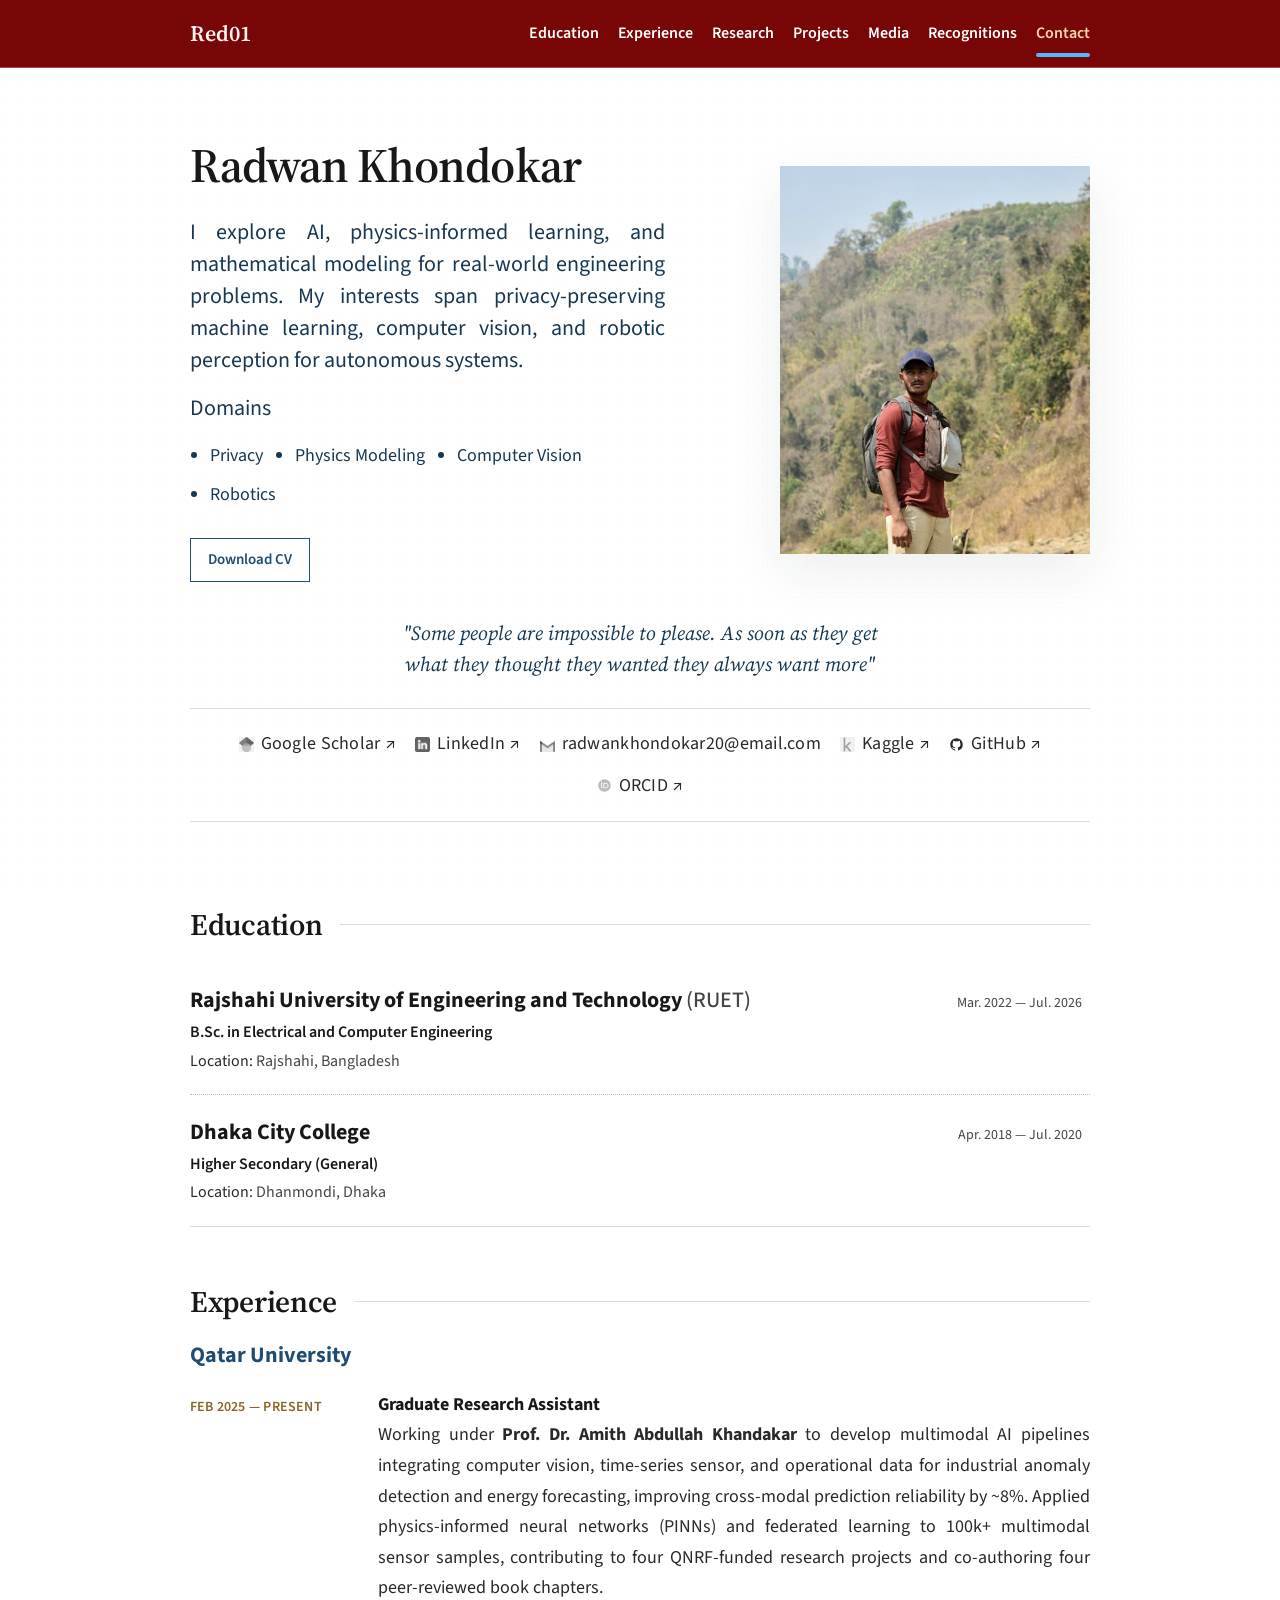
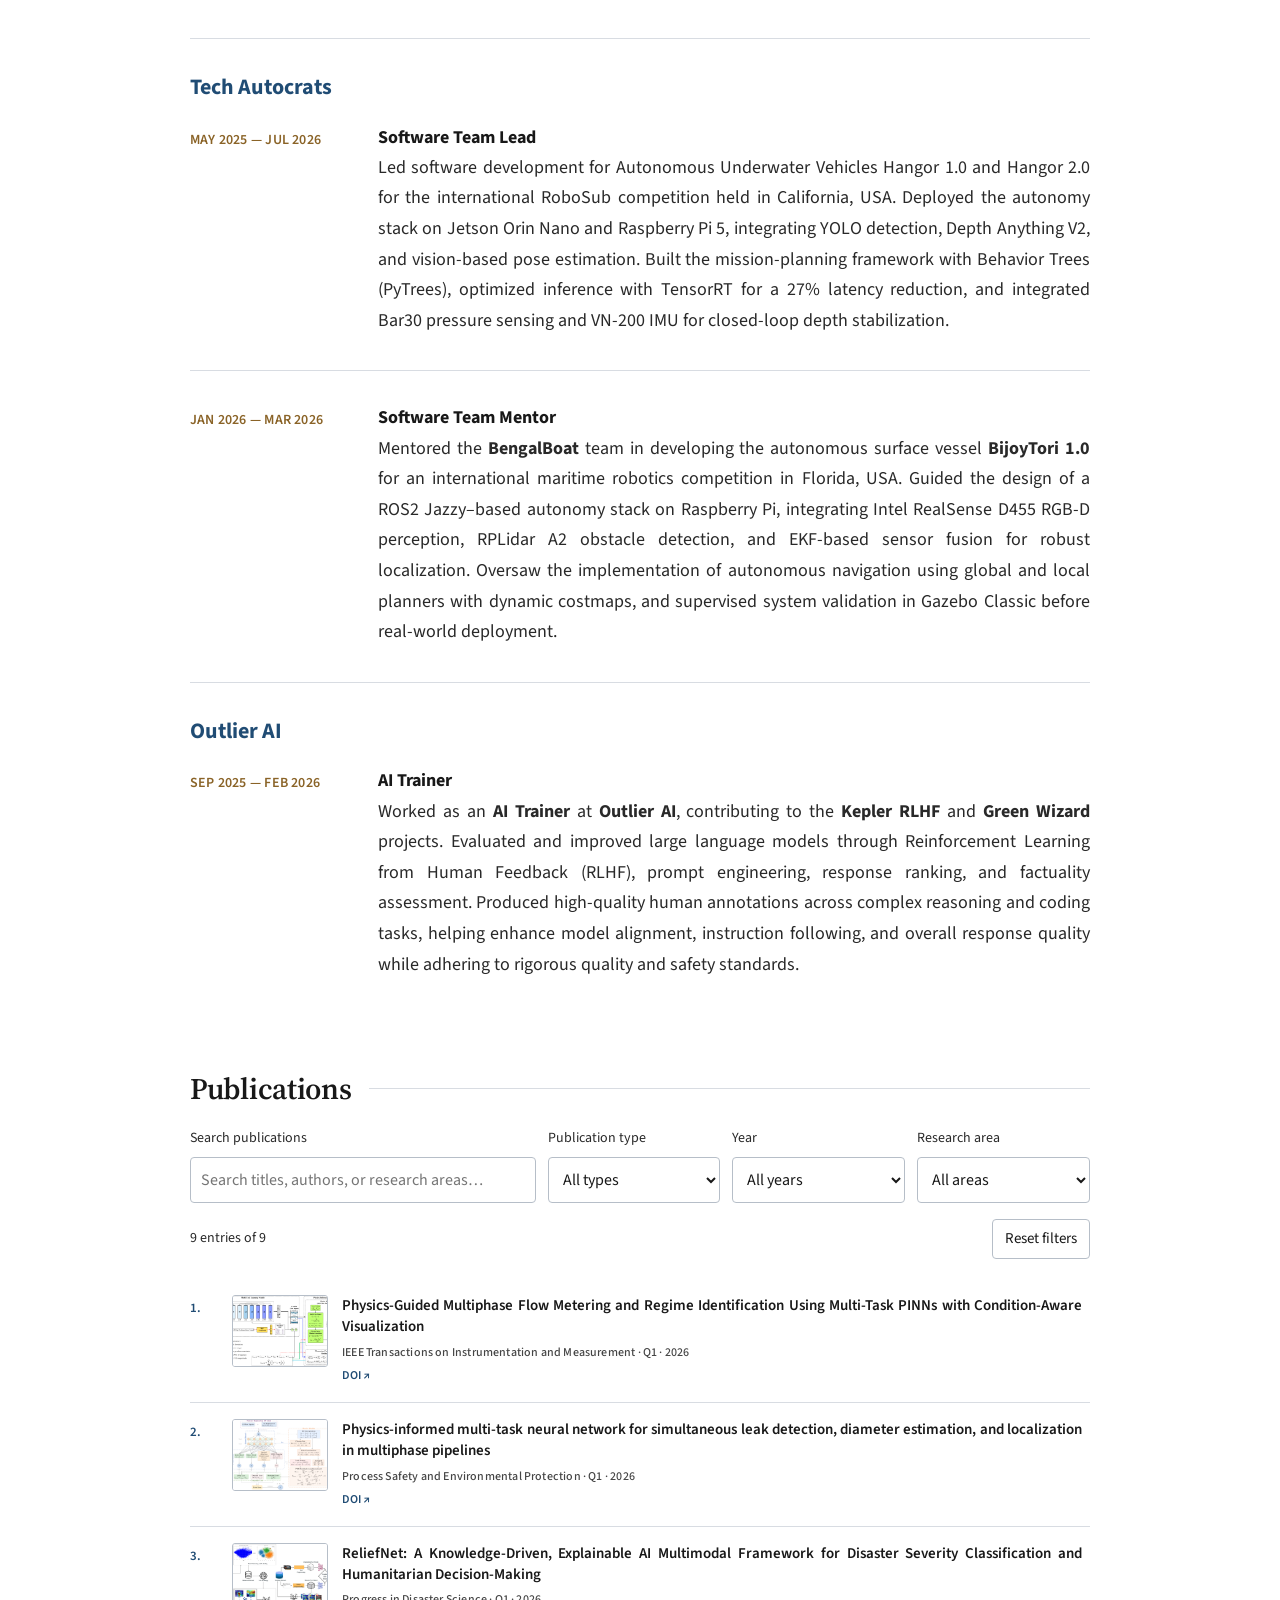
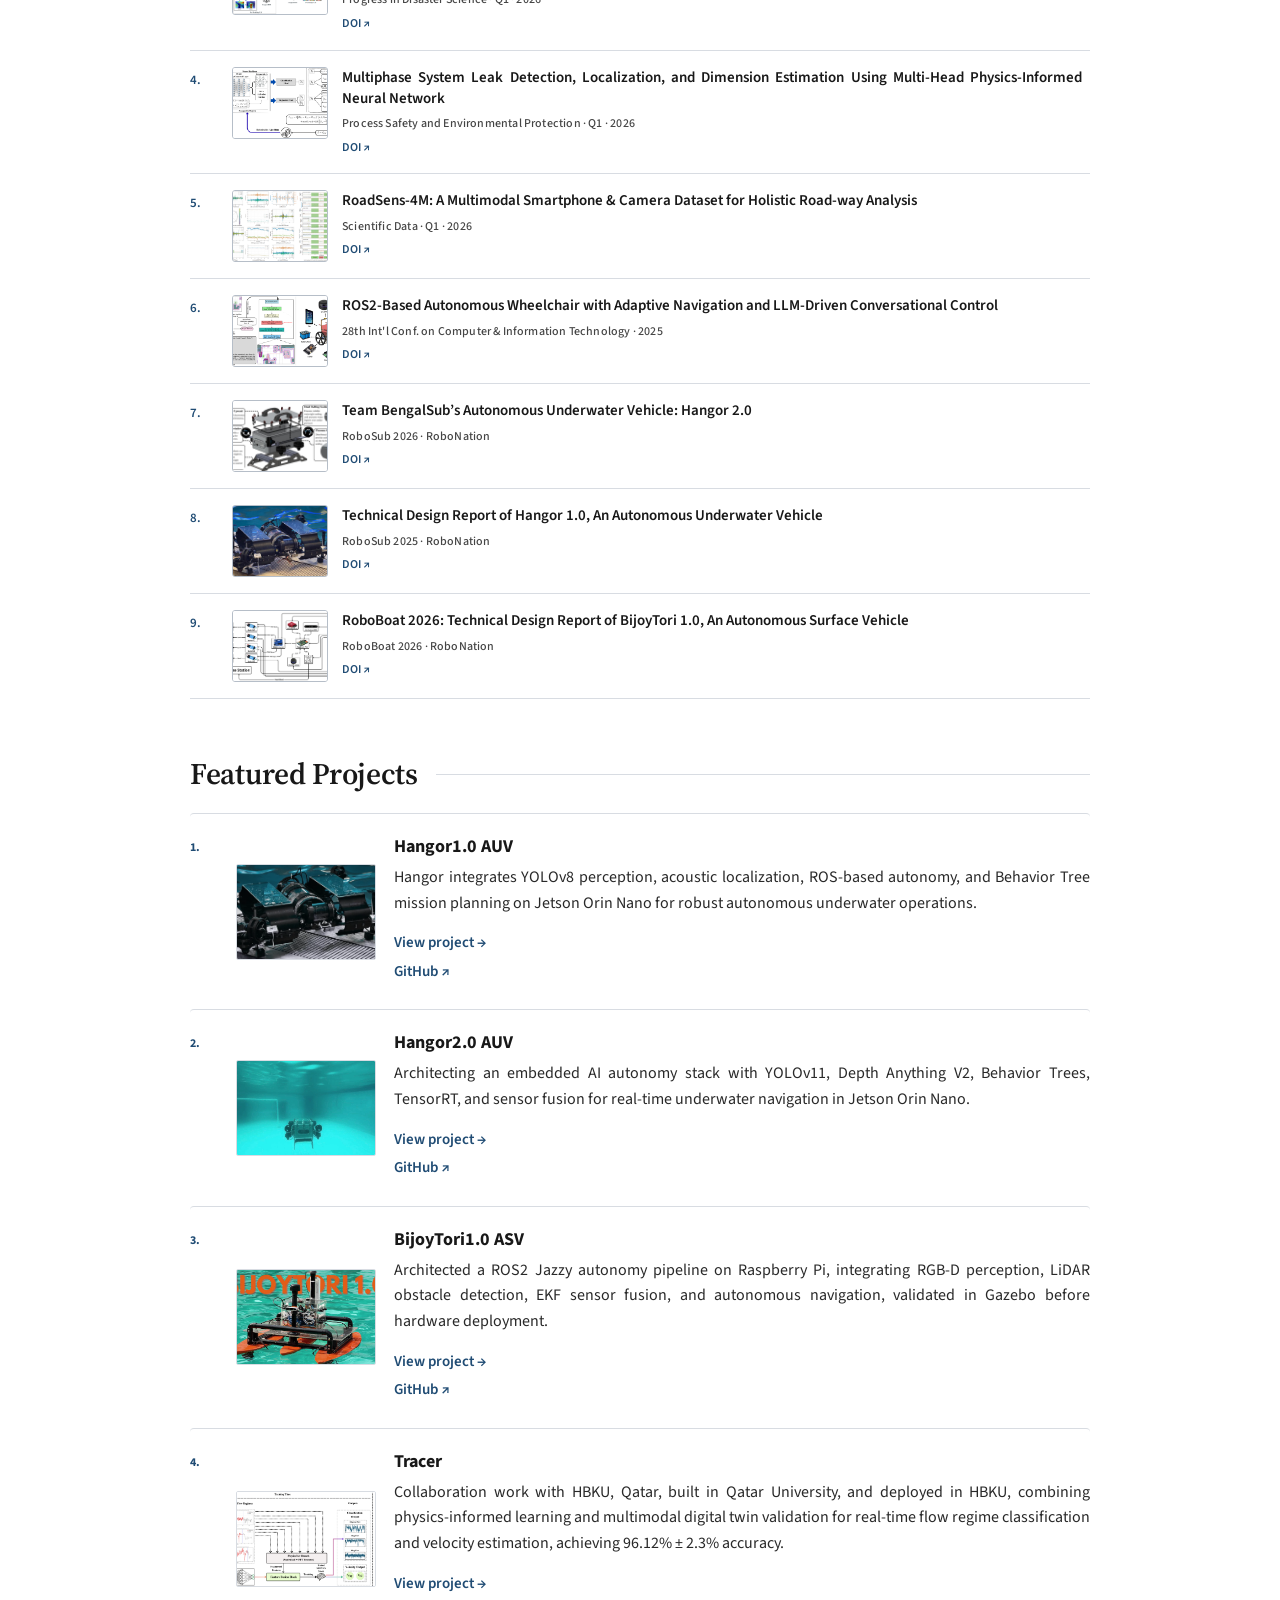
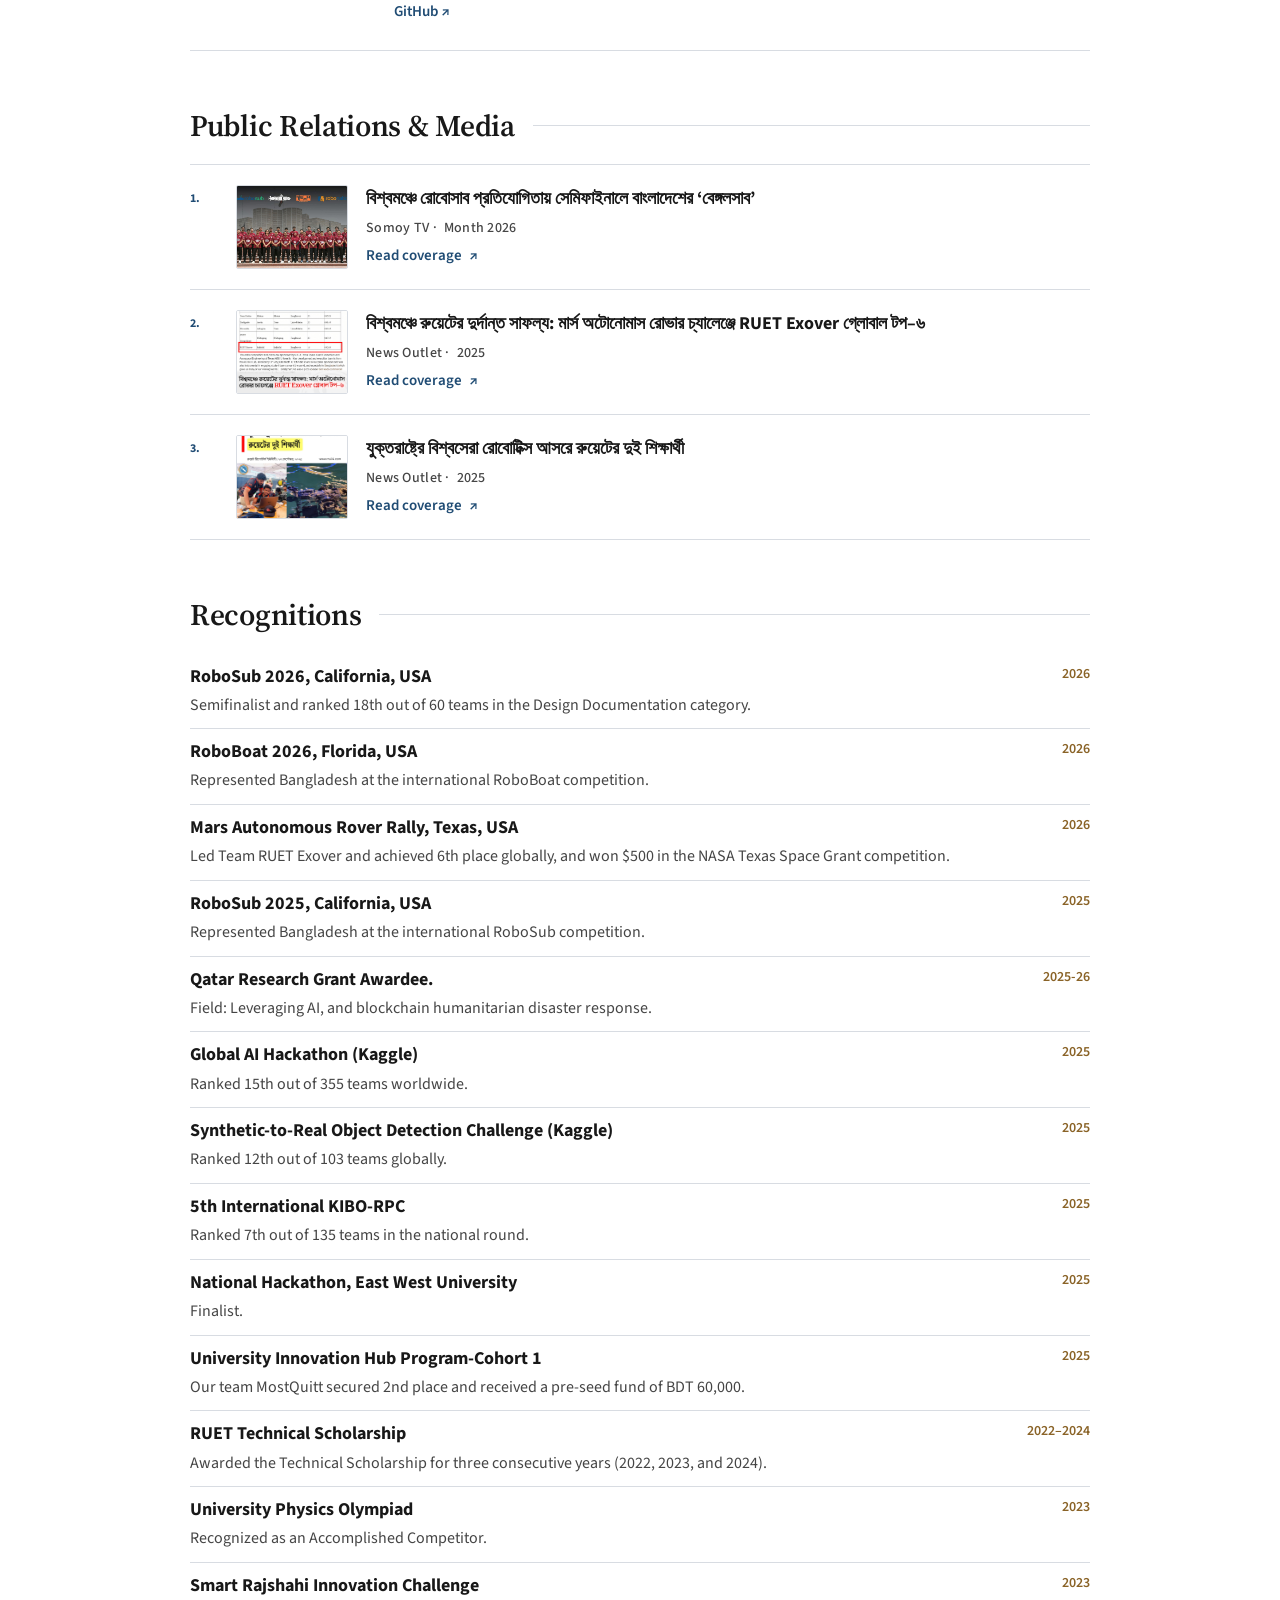
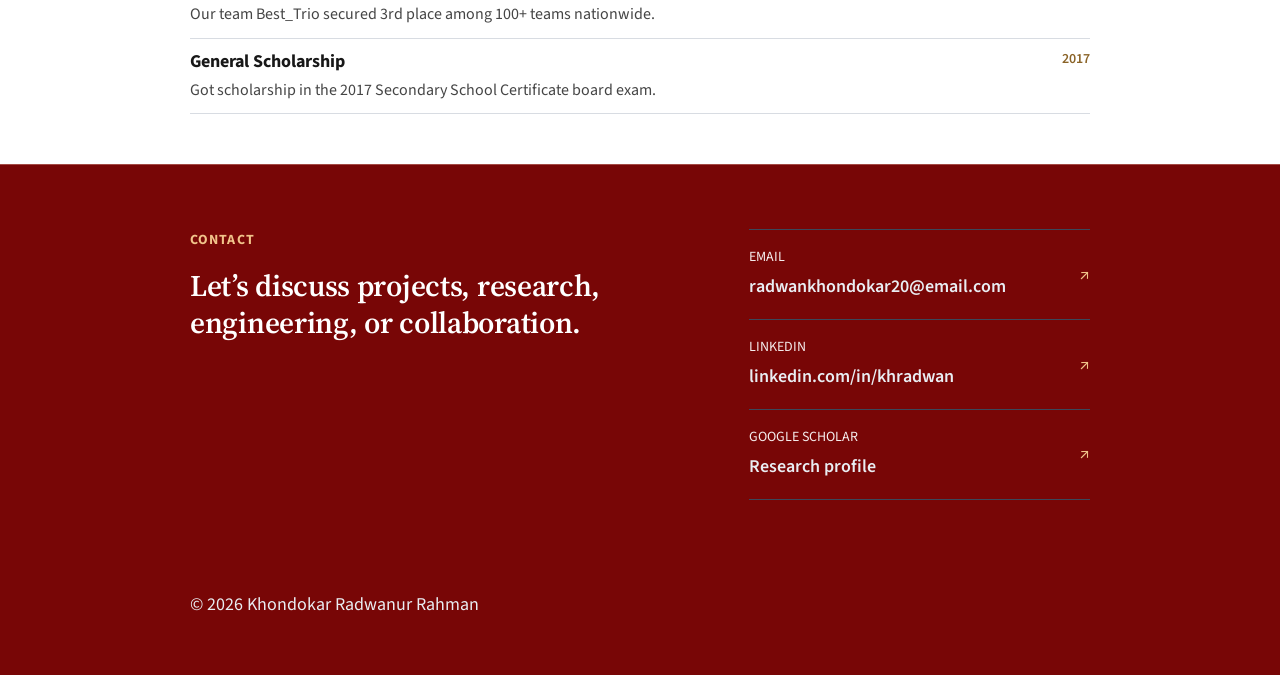
<file: index.html>
<!DOCTYPE html>
<html lang="en">
<head>
<meta charset="UTF-8">
<meta name="viewport" content="width=device-width, initial-scale=1.0">
<title>Khondokar Radwanur Rahman | Researcher &amp; Engineer</title>
<meta name="description" content="Academic portfolio of Khondokar Radwanur Rahman — researcher in multimodal AI, physics-informed learning, and autonomous systems. ">


<link rel="stylesheet" href="css/styles.css">
<link rel="preconnect" href="https://fonts.googleapis.com">
<link rel="preconnect" href="https://fonts.gstatic.com" crossorigin>
<link href="https://fonts.googleapis.com/css2?family=Source+Sans+3:ital,wght@0,400;0,500;0,600;0,700;1,400;1,600&amp;family=Source+Serif+4:wght@400;600;700&amp;display=swap" rel="stylesheet">
</head>
<body>

<!-- ============ AMBIENT BACKGROUND ============ -->
<div class="depth-lines" aria-hidden="true"></div>

<!-- ============ NAV ============ -->
<header class="siterail">
  <div class="siterail__id">
    <a class="siterail__brand" href="#top" aria-label="Back to introduction">
      <span class="siterail__brandtext">Red01</span>
    </a>
  </div>
  <nav class="siterail__nav" aria-label="Section navigation">
    <a href="#education" data-navlink data-index="01" data-label="Education">Education</a>
    <a href="#experience" data-navlink data-index="02" data-label="Experience">Experience</a>
    <a href="#research" data-navlink data-index="03" data-label="Research">Research</a>
    <a href="#projects" data-navlink data-index="06" data-label="Projects">Projects</a>
    <a href="#media" data-navlink data-index="05" data-label="Media Outreach">Media</a>
    <a href="#recognitions" data-navlink data-index="08" data-label="Recognitions">Recognitions</a>
    <a href="#contact" data-navlink data-index="09" data-label="Contact">Contact</a>
  </nav>
  <button class="siterail__toggle" id="navToggle" aria-label="Toggle navigation" aria-expanded="false">
    <span></span><span></span><span></span>
  </button>
</header>

<main>

  <!-- ============ HERO / LOG HEAD ============ -->
  <section class="hero" id="top">
    <div class="hero__intro">
      <div class="hero__copy">
        <h1 class="hero__name">Radwan Khondokar</h1>
        <p class="hero__role">I explore AI, physics-informed learning, and mathematical modeling for real-world engineering problems. My interests span privacy-preserving machine learning, computer vision, and robotic perception for autonomous systems.</p>
        <p class="hero__role" id="hero-domains-label">Domains</p>
        <ul class="hero__domains" aria-labelledby="hero-domains-label">
          <li>Privacy</li>
          <li>Physics Modeling</li>
          <li>Computer Vision</li>
          <li>Robotics</li>
        </ul>
        <div class="hero__actions">
          <a class="button button--secondary" href="assets/files/Radwan_CV.pdf" download>Download CV</a>
        </div>
      </div>
      <figure class="hero__portrait-wrap">
        <img class="hero__portrait" src="assets/images/profile/radwann.jpg" alt="Portrait of Khondokar Radwanur Rahman">
      </figure>
    </div>

    <blockquote class="hero__quote">
      <p>"Some people are impossible to please. As soon as they get what they thought they wanted they always want more"</p>
    </blockquote>

    <div class="hero__meta mono">
      <a href="https://scholar.google.com/citations?user=89kgko4AAAAJ&amp;hl=en" data-placeholder="google-scholar">
        <span class="hero__link-icon" aria-hidden="true">
          <img src="assets/icons/scholar.png" alt="Google Scholar icon">
        </span>
        Google Scholar ↗
      </a>
      <a href="https://www.linkedin.com/in/khradwan" data-placeholder="linkedin">
        <span class="hero__link-icon" aria-hidden="true">
          <img src="assets/icons/linkedin.png" alt="LinkedIn icon">
        </span>
        LinkedIn ↗
      </a>
      <a href="mailto:radwankhondokar20@email.com">
        <span class="hero__link-icon" aria-hidden="true">
          <img src="assets/icons/gmail.png" alt="Email icon">
        </span>
        radwankhondokar20@email.com
      </a>
      <a href="https://www.kaggle.com/radwankhondokar" data-placeholder="Kaggle">
        <span class="hero__link-icon" aria-hidden="true">
          <img src="assets/icons/kaggle.png" alt="Kaggle icon">
        </span>
        Kaggle ↗
      </a>
      <a href="https://github.com/rakukanteki" data-placeholder="GitHub">
        <span class="hero__link-icon" aria-hidden="true">
          <svg viewBox="0 0 24 24" xmlns="http://www.w3.org/2000/svg"><path d="M12 2C6.48 2 2 6.48 2 12c0 4.42 2.87 8.17 6.84 9.49.5.09.68-.22.68-.48 0-.24-.01-.87-.01-1.71-2.78.61-3.37-1.34-3.37-1.34-.45-1.16-1.11-1.47-1.11-1.47-.91-.62.07-.61.07-.61 1.01.07 1.54 1.04 1.54 1.04.9 1.54 2.36 1.1 2.93.84.09-.66.35-1.1.64-1.35-2.22-.25-4.56-1.11-4.56-4.95 0-1.09.39-1.98 1.03-2.67-.1-.26-.45-1.28.1-2.66 0 0 .84-.27 2.75 1.02A9.57 9.57 0 0 1 12 6.8c.85.004 1.71.11 2.51.32 1.9-1.29 2.74-1.02 2.74-1.02.55 1.38.2 2.4.1 2.66.64.69 1.03 1.58 1.03 2.67 0 3.85-2.34 4.7-4.57 4.95.36.31.68.92.68 1.85 0 1.33-.01 2.4-.01 2.72 0 .26.18.58.69.48A10.01 10.01 0 0 0 22 12c0-5.52-4.48-10-10-10Z"/></svg>
        </span>
        GitHub ↗
      </a>
      <a href="https://orcid.org/0009-0006-5939-2450" data-placeholder="ORCiD" target="_blank" rel="noopener noreferrer">
        <span class="hero__link-icon" aria-hidden="true">
          <svg viewBox="0 0 24 24" xmlns="http://www.w3.org/2000/svg">
          <circle cx="12" cy="12" r="10" fill="#A6CE39"/>
          <path
            fill="#FFFFFF"
            d="M8.1 16.5H6.7V8.1h1.4v8.4ZM7.4 7.2a.9.9 0 1 1 0-1.8.9.9 0 0 1 0 1.8Zm2.8.9h3.7c3.1 0 4.5 2.2 4.5 4.2 0 2.2-1.7 4.2-4.5 4.2h-3.7V8.1Zm1.4 7.2h2.2c2.7 0 3.2-2.1 3.2-3 0-1.4-.9-3-3.3-3h-2.1v6Z"
          />
        </svg>
        </span>
        ORCID ↗
      </a>
    </div>
  </section>

  <!-- ============ EDUCATION ============ -->
  <section class="panel" id="education">
    <header class="panel__head">
      <h2 class="panel__title">Education</h2>
      <span class="panel__rule" aria-hidden="true"></span>
    </header>

    <div class="education-list">
      <article class="education-item">
        <div class="education-item__top">
          <h3>Rajshahi University of Engineering and Technology <span>(RUET)</span></h3>
          <time datetime="2022-03/2026-07">Mar. 2022 — Jul. 2026</time>
        </div>
        <p class="education-item__degree">B.Sc. in Electrical and Computer Engineering</p>
        <p class="education-item__detail"><span>Location:</span> Rajshahi, Bangladesh</p>
      </article>

      <article class="education-item">
        <div class="education-item__top">
          <h3>Dhaka City College</h3>
          <time datetime="2018-04/2020-07">Apr. 2018 — Jul. 2020</time>
        </div>
        <p class="education-item__degree">Higher Secondary (General)</p>
        <p class="education-item__detail"><span>Location:</span> Dhanmondi, Dhaka</p>
      </article>
    </div>
  </section>

  <!-- ============ EXPERIENCE ============ -->
  <section class="panel" id="experience">
    <header class="panel__head">
      <h2 class="panel__title">Experience</h2>
      <span class="panel__rule" aria-hidden="true"></span>
    </header>

    <ol class="explog">
      <li class="explog__entry">
        <h3 class="explog__institution-title" id="qatar-university-title">Qatar University</h3>
        <div class="explog__time mono">FEB 2025 — PRESENT</div>
        <div class="explog__body">
          <h4>Graduate Research Assistant</h4>
            <div align="justify"> <p>Working under <strong>Prof. Dr. Amith Abdullah Khandakar</strong> to develop multimodal AI pipelines integrating computer vision, time-series sensor, and operational data for industrial anomaly detection and energy forecasting, improving cross-modal prediction reliability by ~8%. Applied physics-informed neural networks (PINNs) and federated learning to 100k+ multimodal sensor samples, contributing to four QNRF-funded research projects and co-authoring four peer-reviewed book chapters.</p> </div>
        </div>
      </li>
      <li class="explog__entry explog__institution">
        <h3 class="explog__institution-title" id="tech-autocrats-title">Tech Autocrats</h3>
        <ol class="explog" aria-labelledby="tech-autocrats-title">
          <li class="explog__entry">
            <div class="explog__time mono">MAY 2025 — JUL 2026</div>
            <div class="explog__body">
              <h4>Software Team Lead</h4>
              <div align="justify"><p>Led software development for Autonomous Underwater Vehicles Hangor 1.0 and Hangor 2.0 for the international RoboSub competition held in California, USA. Deployed the autonomy stack on Jetson Orin Nano and Raspberry Pi 5, integrating YOLO detection, Depth Anything V2, and vision-based pose estimation. Built the mission-planning framework with Behavior Trees (PyTrees), optimized inference with TensorRT for a 27% latency reduction, and integrated Bar30 pressure sensing and VN-200 IMU for closed-loop depth stabilization.</p>
            </div>
            </div>
          </li>
          <li class="explog__entry">
            <div class="explog__time mono">JAN 2026 — MAR 2026</div>
            <div class="explog__body">
              <h4>Software Team Mentor</h4>
              <div align="justify"><p>Mentored the <b>BengalBoat</b> team in developing the autonomous surface vessel <b>BijoyTori 1.0</b> for an international maritime robotics competition in Florida, USA. Guided the design of a ROS2 Jazzy–based autonomy stack on Raspberry Pi, integrating Intel RealSense D455 RGB-D perception, RPLidar A2 obstacle detection, and EKF-based sensor fusion for robust localization. Oversaw the implementation of autonomous navigation using global and local planners with dynamic costmaps, and supervised system validation in Gazebo Classic before real-world deployment.</p></div>
            </div>
          </li>
        </ol>
      </li>
      <li class="explog__entry">
        <h3 class="explog__institution-title" id="outlier-ai-title">Outlier AI</h3>
        <div class="explog__time mono">SEP 2025 — FEB 2026</div>
        <div class="explog__body">
          <h4>AI Trainer</h4>
          <div align="justify"><p>Worked as an <b>AI Trainer</b> at <b>Outlier AI</b>, contributing to the <b>Kepler RLHF</b> and <b>Green Wizard</b> projects. Evaluated and improved large language models through Reinforcement Learning from Human Feedback (RLHF), prompt engineering, response ranking, and factuality assessment. Produced high-quality human annotations across complex reasoning and coding tasks, helping enhance model alignment, instruction following, and overall response quality while adhering to rigorous quality and safety standards.</p></div>
        </div>
      </li>
    </ol>
  </section>

  <!-- ============ RESEARCH & PUBLICATIONS ============ -->
  <section class="panel" id="research">
    <header class="panel__head">
      <h2 class="panel__title">Publications</h2>
      <span class="panel__rule" aria-hidden="true"></span>
    </header>

    <!-- Publication categories and pie chart
    <div class="publication-overview">
      <dl class="publication-stats">
        <div class="publication-stat">
          <dt>Overall</dt>
          <dd><strong>8</strong> accepted · <strong>4</strong> Under Review</dd>
        </div>
        <div class="publication-stat">
          <dt>Q1 Journals</dt>
          <dd><strong>3</strong> articles (Elsevier, Transaction, Nature).</dd>
        </div>
        <div class="publication-stat">
          <dt>Conferences</dt>
          <dd><strong>2</strong> international conference paper.</dd>
        </div>
        <div class="publication-stat">
          <dt>TDRs</dt>
          <dd><strong>3</strong> technical design reports.</dd>
        </div>
      </dl>

      <aside class="publication-profile" aria-label="Publication profile: eight accepted and four under review">
        <p class="publication-profile__label mono">Publication profile</p>
        <div class="publication-profile__content">
          <div class="publication-donut" role="img" aria-label="67 percent accepted and 33 percent under review">
            <b class="publication-donut__value publication-donut__value--accepted" aria-hidden="true">67%</b>
            <b class="publication-donut__value publication-donut__value--review" aria-hidden="true">33%</b>
          </div>
          <div class="publication-legend">
            <p><i class="publication-legend__dot publication-legend__dot--accepted"></i><span>Accepted</span><strong>8 / 12 — 67%</strong></p>
            <p><i class="publication-legend__dot publication-legend__dot--review"></i><span>Under review</span><strong>4 / 12 — 33%</strong></p>
          </div>
        </div>
      </aside>
    </div>
    -->

    <div class="publication-filters" id="publicationFilters" hidden>
      <div class="publication-toolbar">
        <label class="publication-search">Search publications
          <input id="publicationQuery" type="search" placeholder="Search titles, authors, or research areas…" aria-controls="publicationList">
        </label>
        <label>Publication type<select id="publicationType" aria-controls="publicationList"><option value="All">All types</option></select></label>
        <label>Year<select id="publicationYear" aria-controls="publicationList"><option value="All">All years</option></select></label>
        <label>Research area<select id="publicationArea" aria-controls="publicationList"><option value="All">All areas</option></select></label>
      </div>
      <div class="publication-results">
        <span id="publicationCount" role="status" aria-live="polite" aria-atomic="true"></span>
        <button type="button" data-reset-publications>Reset filters</button>
      </div>
    </div>

    <div class="pubslider" data-pub-slider>
      <div class="pubslider__track" id="publicationList">
        <article class="pubcard" data-type="Journal Articles" data-year="2026" data-area="Physics-informed learning" data-status="Not specified">
          <div class="pubcard__frame">
            <div class="pubcard__figure">
              <img src="assets/images/research/MTPINN.png" alt="ReliefNet methodology figure — replace with actual figure" data-placeholder="research-fig-1">
            </div>
          </div>
          <div class="pubcard__body">
            <p class="pubcard__journal mono">IEEE Transactions on Instrumentation and Measurement · Q1 · 2026</p>
            <div class="pubcard__content">
              <h3>Physics-Guided Multiphase Flow Metering and Regime Identification Using Multi-Task PINNs with Condition-Aware Visualization</h3>
              <a class="pubcard__doi mono" href="#" data-placeholder="doi-multiphase">DOI ↗</a>
            </div>
          </div>
        </article>

        <article class="pubcard" data-type="Journal Articles" data-year="2026" data-area="Physics-informed learning" data-status="Not specified">
          <div class="pubcard__frame">
            <div class="pubcard__figure">
              <img src="assets/images/research/PIMNN.png" alt="PIMNN method" data-placeholder="research-fig-2">
            </div>
          </div>
          <div class="pubcard__body">
            <p class="pubcard__journal mono">Process Safety and Environmental Protection · Q1 · 2026</p>
            <div class="pubcard__content">
              <h3>Physics-informed multi-task neural network for simultaneous leak detection, diameter estimation, and localization in multiphase pipelines</h3>
              <a class="pubcard__doi mono" href="https://doi.org/10.1016/j.psep.2026.109609" data-placeholder="doi-PIMNN">DOI ↗</a>
            </div>
          </div>
        </article>

        <article class="pubcard" data-type="Journal Articles" data-year="2026" data-area="Multimodal AI" data-status="Not specified">
          <div class="pubcard__frame">
            <div class="pubcard__figure">
              <img src="assets/images/research/reliefnet.png" alt="ReliefNet methodology figure — replace with actual figure" data-placeholder="research-fig-1">
            </div>
          </div>
          <div class="pubcard__body">
            <p class="pubcard__journal mono">Progress in Disaster Science · Q1 · 2026</p>
            <div class="pubcard__content">
              <h3>ReliefNet: A Knowledge-Driven, Explainable AI Multimodal Framework for Disaster Severity Classification and Humanitarian Decision-Making</h3>
              <a class="pubcard__doi mono" href="https://doi.org/10.1016/j.pdisas.2026.100528" data-placeholder="doi-reliefnet">DOI ↗</a>
            </div>
          </div>
        </article>

        <article class="pubcard" data-type="Journal Articles" data-year="2026" data-area="Physics-informed learning" data-status="Not specified">
          <div class="pubcard__frame">
            <div class="pubcard__figure">
              <img src="assets/images/research/Multiphase.png" alt="ReliefNet methodology figure — replace with actual figure" data-placeholder="research-fig-1">
            </div>
          </div>
          <div class="pubcard__body">
            <p class="pubcard__journal mono">Process Safety and Environmental Protection · Q1 · 2026</p>
            <div class="pubcard__content">
              <h3>Multiphase System Leak Detection, Localization, and Dimension Estimation Using Multi-Head Physics-Informed Neural Network</h3>
              <a class="pubcard__doi mono" href="https://doi.org/10.1016/j.psep.2026.108532" data-placeholder="doi-multiphase">DOI ↗</a>
            </div>
          </div>
        </article>

        <article class="pubcard" data-type="Journal Articles" data-year="2026" data-area="Multimodal AI" data-status="Not specified">
          <div class="pubcard__frame">
            <div class="pubcard__figure">
              <img src="assets/images/research/RoadSense.png" alt="ReliefNet methodology figure — replace with actual figure" data-placeholder="research-fig-1">
            </div>
          </div>
          <div class="pubcard__body">
            <p class="pubcard__journal mono">Scientific Data · Q1 · 2026</p>
            <div class="pubcard__content">
              <h3>RoadSens-4M: A Multimodal Smartphone &amp; Camera Dataset for Holistic Road-way Analysis</h3>
              <a class="pubcard__doi mono" href="https://www.nature.com/articles/s41597-026-07072-y">DOI ↗</a>
            </div>
          </div>
        </article>

        <article class="pubcard" data-type="Conference Papers" data-year="2025" data-area="Autonomous systems" data-status="Not specified">
          <div class="pubcard__frame">
            <div class="pubcard__figure">
              <img src="assets/images/research/Autonoums_Wheel_Chair.png" alt="ReliefNet methodology figure — replace with actual figure" data-placeholder="research-fig-1">
            </div>
          </div>
          <div class="pubcard__body">
            <p class="pubcard__journal mono">28th Int'l Conf. on Computer &amp; Information Technology · 2025</p>
            <div class="pubcard__content">
              <h3>ROS2-Based Autonomous Wheelchair with Adaptive Navigation and LLM-Driven Conversational Control</h3>
              <a class="pubcard__doi mono" href="https://ieeexplore.ieee.org/document/11490350">DOI ↗</a>
            </div>
          </div>
        </article>

        <article class="pubcard" data-type="TDRs" data-year="2026" data-area="Autonomous systems" data-status="Not specified">
          <div class="pubcard__frame">
            <div class="pubcard__figure">
              <img src="assets/images/research/RoboSub26.png" data-placeholder="research-fig-1">
            </div>
          </div>
          <div class="pubcard__body">
            <p class="pubcard__journal mono">RoboSub 2026 · RoboNation</p>
            <div class="pubcard__content">
              <h3>Team BengalSub’s Autonomous Underwater Vehicle: Hangor 2.0</h3>
              <a class="pubcard__doi mono" href="https://robonation.org/app/uploads/sites/4/2026/07/RS26_TDR_TechAutocrats.pdf">DOI ↗</a>
            </div>
          </div>
        </article>

        <article class="pubcard" data-type="TDRs" data-year="2026" data-area="Autonomous systems" data-status="Not specified">
          <div class="pubcard__frame">
            <div class="pubcard__figure">
              <img src="assets/images/research/RoboSub25.png" data-placeholder="research-fig-1">
            </div>
          </div>
          <div class="pubcard__body">
            <p class="pubcard__journal mono">RoboSub 2025 · RoboNation</p>
            <div class="pubcard__content">
              <h3>Technical Design Report of Hangor 1.0, An Autonomous Underwater Vehicle</h3>
              <a class="pubcard__doi mono" href="https://www.researchgate.net/profile/Khondokar-Radwanur-Rahman/publication/400783043_Technical_Design_Report_of_Hangor_10_An_Autonomous_Underwater_Vehicle/links/6990159564ca8a38208cea12/Technical-Design-Report-of-Hangor-10-An-Autonomous-Underwater-Vehicle.pdf">DOI ↗</a>
            </div>
          </div>
        </article>

        <article class="pubcard" data-type="TDRs" data-year="2026" data-area="Autonomous systems" data-status="Not specified">
          <div class="pubcard__frame">
            <div class="pubcard__figure">
              <img src="assets/images/research/RoboBoat26.png" data-placeholder="research-fig-1">
            </div>
          </div>
          <div class="pubcard__body">
            <p class="pubcard__journal mono">RoboBoat 2026 · RoboNation</p>
            <div class="pubcard__content">
              <h3>RoboBoat 2026: Technical Design Report of BijoyTori 1.0, An Autonomous Surface Vehicle</h3>
              <a class="pubcard__doi mono" href="https://robonation.org/app/uploads/sites/3/2026/02/TDR_TechAutocrats_RB2026-1.pdf">DOI ↗</a>
            </div>
          </div>
        </article>
      </div>
    </div>

    <div class="publication-empty" id="publicationEmpty" hidden>
      <h3>No matching publications</h3>
      <p>Try a broader search or reset your filters.</p>
      <button type="button" data-reset-publications>Reset filters</button>
    </div>
  </section>

  <!-- ============ PROJECTS ============ -->
  <section class="panel" id="projects">
    <header class="panel__head">
      <h2 class="panel__title">Featured Projects</h2>
      <span class="panel__rule" aria-hidden="true"></span>
    </header>

    <div class="projgrid">
      <article class="projcard" data-placeholder="project-hangor">
        <div class="projcard__figure">
          <img src="assets/images/projects/hangorv1.png" alt="Hangor1 AUV project" data-placeholder="project-hangor-img">
        </div>
        <div class="projcard__content">
          <h3><a class="projcard__title-link" href="projects/hangor-1.html">Hangor1.0 AUV</a></h3>
          <p class="projcard__desc">Hangor integrates YOLOv8 perception, acoustic localization, ROS-based autonomy, and Behavior Tree mission planning on Jetson Orin Nano for robust autonomous underwater operations.</p>
          <span class="projcard__hint" aria-hidden="true">View project →</span>
          <a class="projcard__github mono" href="https://github.com/rakukanteki/RoboSub25.git" data-placeholder="project-hangor-github">GitHub ↗</a>
        </div>
      </article>

      <article class="projcard" data-placeholder="project-hangor2">
        <div class="projcard__figure">
          <img src="assets/images/projects/hangorv2.jpeg" alt="Hangor2 AUV project" data-placeholder="project-hangor-img">
        </div>
        <div class="projcard__content">
          <h3><a class="projcard__title-link" href="projects/hangor-2.html">Hangor2.0 AUV</a></h3>
          <p class="projcard__desc">Architecting an embedded AI autonomy stack with YOLOv11, Depth Anything V2, Behavior Trees, TensorRT, and sensor fusion for real-time underwater navigation in Jetson Orin Nano.</p>
          <span class="projcard__hint" aria-hidden="true">View project →</span>
          <a class="projcard__github mono" href="https://github.com/Nezent/BengalSub.git" data-placeholder="project-hangor-github">GitHub ↗</a>
        </div>
      </article>

      <article class="projcard" data-placeholder="project-bijoytori">
        <div class="projcard__figure">
          <img src="assets/images/projects/bijoytoriv1.jpg" alt="BijoyTori 1.0 project" data-placeholder="project-bijoytori-img">
        </div>
        <div class="projcard__content">
          <h3><a class="projcard__title-link" href="projects/bijoytori.html">BijoyTori1.0 ASV</a></h3>
          <p class="projcard__desc">Architected a ROS2 Jazzy autonomy pipeline on Raspberry Pi, integrating RGB-D perception, LiDAR obstacle detection, EKF sensor fusion, and autonomous navigation, validated in Gazebo before hardware deployment.</p>
          <span class="projcard__hint" aria-hidden="true">View project →</span>
          <a class="projcard__github mono" href="https://github.com/Nezent/bijoy_tori.git" data-placeholder="project-bijoytori-github">GitHub ↗</a>
        </div>
      </article>

      <article class="projcard" data-placeholder="project-tracer">
        <div class="projcard__figure">
          <img src="assets/images/projects/tracer.png" alt="Tracer project — replace with real project image" data-placeholder="project-tracer-img">
        </div>
        <div class="projcard__content">
          <h3><a class="projcard__title-link" href="projects/tracer.html">Tracer</a></h3>
          <p class="projcard__desc">Collaboration work with HBKU, Qatar, built in Qatar University, and deployed in HBKU, combining physics-informed learning and multimodal digital twin validation for real-time flow regime classification and velocity estimation, achieving 96.12% ± 2.3% accuracy.</p>
          <span class="projcard__hint" aria-hidden="true">View project →</span>
          <a class="projcard__github mono" href="https://github.com/rakukanteki/Multiphase-Flow-Regime-Code.git" data-placeholder="project-tracer-github">GitHub ↗</a>
        </div>
      </article>
    </div>
  </section>

  <!-- ============ Public Relations & Media ============ -->
  <section class="panel media" id="media">
    <header class="panel__head">
      <h2 class="panel__title">Public Relations & Media</h2>
      <span class="panel__rule" aria-hidden="true"></span>
    </header>
    <div class="media__track" aria-label="Media coverage stories">
      <article class="media-card" data-placeholder="media-featured">
        <img src="assets/images/media/somoyTV.jpg" alt="Somoy TV coverage of BengalSub at RoboSub 2026" class="media-card__visual">
        <div class="media-card__content">
          <div class="media-card__meta"><span>Somoy TV</span><time datetime="2026-06-26">Month 2026</time></div>
          <h3>বিশ্বমঞ্চে রোবোসাব প্রতিযোগিতায় সেমিফাইনালে বাংলাদেশের ‘বেঙ্গলসাব’</h3>
          <p>আন্তর্জাতিক অঙ্গনে আন্ডারওয়াটার রোবোটিক্সের অন্যতম মর্যাদাপূর্ণ প্রতিযোগিতা ‘রোবোসাব ২০২৬’-এ এক অবিস্মরণীয় ইতিহাস সৃষ্টি করেছে বাংলাদেশের তরুণ প্রকৌশলীদের দল ‘বেঙ্গলসাব’। প্রথম কোনো মাল্টিডিসিপ্লিনারি দল হিসেবে ২০২৫ সালে বিশ্বমঞ্চে ডেবিউ করার পর এবার আরও এক ধাপ এগিয়ে প্রথম বাংলাদেশি দল হিসেবে সরাসরি সেমি ফাইনালে ওঠার গৌরব অর্জন করে।</p>
          <a href="https://www.somoynews.tv/news/2026-06-26/EwvstTZL?fbclid=IwY2xjawTjMOxwZG9mBWV4dG4DYWVtAjEwAGJyaWQRMTduSldFbnZsOVBINUU3SWdzcnRjBmFwcF9pZBAyMjIwMzkxNzg4MjAwODkyAAEezAxTb7lYinqa65oU3sTNhXmyM4Xzb-fkstyd5H6UAXxN1np7roCUgf5lVqQ_aem_cbeNlMkdyA90KYr3g-Lwjw" class="media-card__link" data-placeholder="media-link-featured">Read coverage <span aria-hidden="true">↗</span></a>
        </div>
      </article>

      <article class="media-card" data-placeholder="media-item-2">
        <img src="assets/images/media/MarsRover.jpg" alt="Media coverage of RUET Exover at the Mars Autonomous Rover Challenge" class="media-card__visual">
        <div class="media-card__content">
          <div class="media-card__meta"><span>News Outlet</span><time datetime="2025-12">2025</time></div>
          <h3>বিশ্বমঞ্চে রুয়েটের দুর্দান্ত সাফল্য: মার্স অটোনোমাস রোভার চ্যালেঞ্জে RUET Exover গ্লোবাল টপ–৬</h3>
          <p>'মার্স অটোনোমাস রোভার র‍্যালি ডিজাইন চ্যালেঞ্জ ২০২৫' এ আন্তর্জাতিক অঙ্গনে দারুণ সাফল্য অর্জন করেছে রাজশাহী প্রকৌশল ও প্রযুক্তি বিশ্ববিদ্যালয়ের (রুয়েট) রোবোটিক্স টিম “RUET Exover”। বিশ্বব্যাপী স্বনামধন্য বিশ্ববিদ্যালয়গুলোর অংশগ্রহণে আয়োজিত এই প্রতিযোগিতায় টিমটি ৬ষ্ঠ স্থান অর্জন করে দেশের জন্য গৌরব বয়ে এনেছে। প্রতিযোগিতাটি আয়োজন করে যুক্তরাষ্ট্রের NASA Texas Space Grant Consortium এবং Texas A&M University Aerospace Engineering Department, যেখানে প্রতিযোগীদের মঙ্গলগ্রহের Kaiser Crater এর প্রতিকূল ভূপ্রকৃতিতে সম্পূর্ণ স্বয়ংক্রিয় নেভিগেশন সক্ষম রোভার অ্যালগরিদম ডিজাইন করার চ্যালেঞ্জ দেওয়া হয়।</p>
          <a href="https://www.facebook.com/photo.php?fbid=122180746814479647&set=pb.61564389426919.-2207520000&type=3" class="media-card__link" data-placeholder="media-link-2">Read coverage <span aria-hidden="true">↗</span></a>
        </div>
      </article>

      <article class="media-card" data-placeholder="media-item-3">
        <img src="assets/images/media/robosub25.jpg" alt="Media coverage of RUET students at RoboSub 2025" class="media-card__visual">
        <div class="media-card__content">
          <div class="media-card__meta"><span>News Outlet</span><time datetime="2025-09">2025</time></div>
          <h3>যুক্তরাষ্ট্রে বিশ্বসেরা রোবোটিক্স আসরে রুয়েটের দুই শিক্ষার্থী</h3>
          <p>যুক্তরাষ্ট্রে বিশ্বসেরা রোবোটিক্স আসরে রুয়েটের দুই শিক্ষার্থী যুক্তরাষ্ট্রের ক্যালিফোর্নিয়ার আর্ভিনে অনুষ্ঠিত বিশ্বখ্যাত অটোনোমাস আন্ডারওয়াটার ভেহিকল (AUV) প্রতিযোগিতা “RoboSub 2025”-এ প্রথমবারের মতো অংশ নিয়েছেন রাজশাহী প্রকৌশল ও প্রযুক্তি বিশ্ববিদ্যালয়ের (রুয়েট) দুই শিক্ষার্থী। আন্তর্জাতিক অঙ্গনে রুয়েটের এই অংশগ্রহণকে বাংলাদেশের রোবোটিক্স গবেষণা ও উদ্ভাবনের ক্ষেত্রে এক নতুন দিগন্ত হিসেবে দেখা হচ্ছে।</p>
          <a href="https://www.facebook.com/photo.php?fbid=122180746814479647&set=pb.61564389426919.-2207520000&type=3" class="media-card__link" data-placeholder="media-link-2">Read coverage <span aria-hidden="true">↗</span></a>
        </div>
      </article>
    </div>
  </section>

  <!-- ============ RECOGNITIONS ============ -->
  <section class="panel" id="recognitions">
    <div class="recognitions-layout">
      <div class="recognitions-main">
    <header class="panel__head">
      <h2 class="panel__title">Recognitions</h2>
      <span class="panel__rule" aria-hidden="true"></span>
    </header>

    <ul class="reclist">
    <li class="reclist__item">
      <div class="reclist__row">
        <h3>RoboSub 2026, California, USA</h3>
        <span class="reclist__year">2026</span>
      </div>
      <p>Semifinalist and ranked 18th out of 60 teams in the Design Documentation category.</p>
    </li>

    <li class="reclist__item">
      <div class="reclist__row">
        <h3>RoboBoat 2026, Florida, USA</h3>
        <span class="reclist__year">2026</span>
      </div>
      <p>Represented Bangladesh at the international RoboBoat competition.</p>
    </li>

    <li class="reclist__item">
      <div class="reclist__row">
        <h3>Mars Autonomous Rover Rally, Texas, USA</h3>
        <span class="reclist__year">2026</span>
      </div>
      <p>Led Team RUET Exover and achieved 6th place globally, and won $500 in the NASA Texas Space Grant competition.</p>
    </li>

    <li class="reclist__item">
      <div class="reclist__row">
        <h3>RoboSub 2025, California, USA</h3>
        <span class="reclist__year">2025</span>
      </div>
      <p>Represented Bangladesh at the international RoboSub competition.</p>
    </li>

    <li class="reclist__item">
      <div class="reclist__row">
      <h3>Qatar Research Grant Awardee.</h3>
        <span class="reclist__year">2025-26</span>
      </div>
      <p>Field: Leveraging AI, and blockchain humanitarian disaster response.</p>
    </li>

    <li class="reclist__item">
      <div class="reclist__row">
        <h3>Global AI Hackathon (Kaggle)</h3>
        <span class="reclist__year">2025</span>
      </div>
      <p>Ranked 15th out of 355 teams worldwide.</p>
    </li>

    <li class="reclist__item">
      <div class="reclist__row">
        <h3>Synthetic-to-Real Object Detection Challenge (Kaggle)</h3>
        <span class="reclist__year">2025</span>
      </div>
      <p>Ranked 12th out of 103 teams globally.</p>
    </li>

    <li class="reclist__item">
      <div class="reclist__row">
        <h3>5th International KIBO-RPC</h3>
        <span class="reclist__year">2025</span>
      </div>
      <p>Ranked 7th out of 135 teams in the national round.</p>
    </li>

    <li class="reclist__item">
      <div class="reclist__row">
        <h3>National Hackathon, East West University</h3>
        <span class="reclist__year">2025</span>
      </div>
      <p>Finalist.</p>
    </li>

    <li class="reclist__item">
      <div class="reclist__row">
        <h3>University Innovation Hub Program-Cohort 1</h3>
        <span class="reclist__year">2025</span>
      </div>
      <p>Our team MostQuitt secured 2nd place and received a pre-seed fund of BDT 60,000.</p>
    </li>

    <li class="reclist__item">
      <div class="reclist__row">
        <h3>RUET Technical Scholarship</h3>
        <span class="reclist__year">2022–2024</span>
      </div>
      <p>Awarded the Technical Scholarship for three consecutive years (2022, 2023, and 2024).</p>
    </li>

    <li class="reclist__item">
      <div class="reclist__row">
        <h3>University Physics Olympiad</h3>
        <span class="reclist__year">2023</span>
      </div>
      <p>Recognized as an Accomplished Competitor.</p>
    </li>

    <li class="reclist__item">
      <div class="reclist__row">
      <h3>Smart Rajshahi Innovation Challenge</h3>
        <span class="reclist__year">2023</span>
      </div>
      <p>Our team Best_Trio secured 3rd place among 100+ teams nationwide.</p>
    </li>

    <li class="reclist__item">
      <div class="reclist__row">
      <h3>General Scholarship</h3>
        <span class="reclist__year">2017</span>
      </div>
      <p>Got scholarship in the 2017 Secondary School Certificate board exam.</p>
    </li>
  </ul>
  </section>
</main>

<footer class="sitefoot" id="contact">
  <div class="sitefoot__inner">
    <div class="sitefoot__intro">
      <p class="sitefoot__eyebrow">Contact</p>
      <div><h2>Let’s discuss projects, research, engineering, or collaboration.</h2></div>
    </div>
    <div class="sitefoot__links">
      <a href="mailto:radwankhondokar20@email.com"><span>Email</span><strong>radwankhondokar20@email.com</strong><b aria-hidden="true">↗</b></a>
      <a href="https://www.linkedin.com/in/khradwan"><span>LinkedIn</span><strong>linkedin.com/in/khradwan</strong><b aria-hidden="true">↗</b></a>
      <a href="https://scholar.google.com/citations?user=89kgko4AAAAJ&amp;hl=en"><span>Google Scholar</span><strong>Research profile</strong><b aria-hidden="true">↗</b></a>
    </div>
    <span>© <span id="year"></span> Khondokar Radwanur Rahman</span>
  </div>
</footer>

<button class="backtotop" id="backToTop" aria-label="Back to top">↑</button>

<script src="js/main.js"></script>
</body>
</html>
</file>
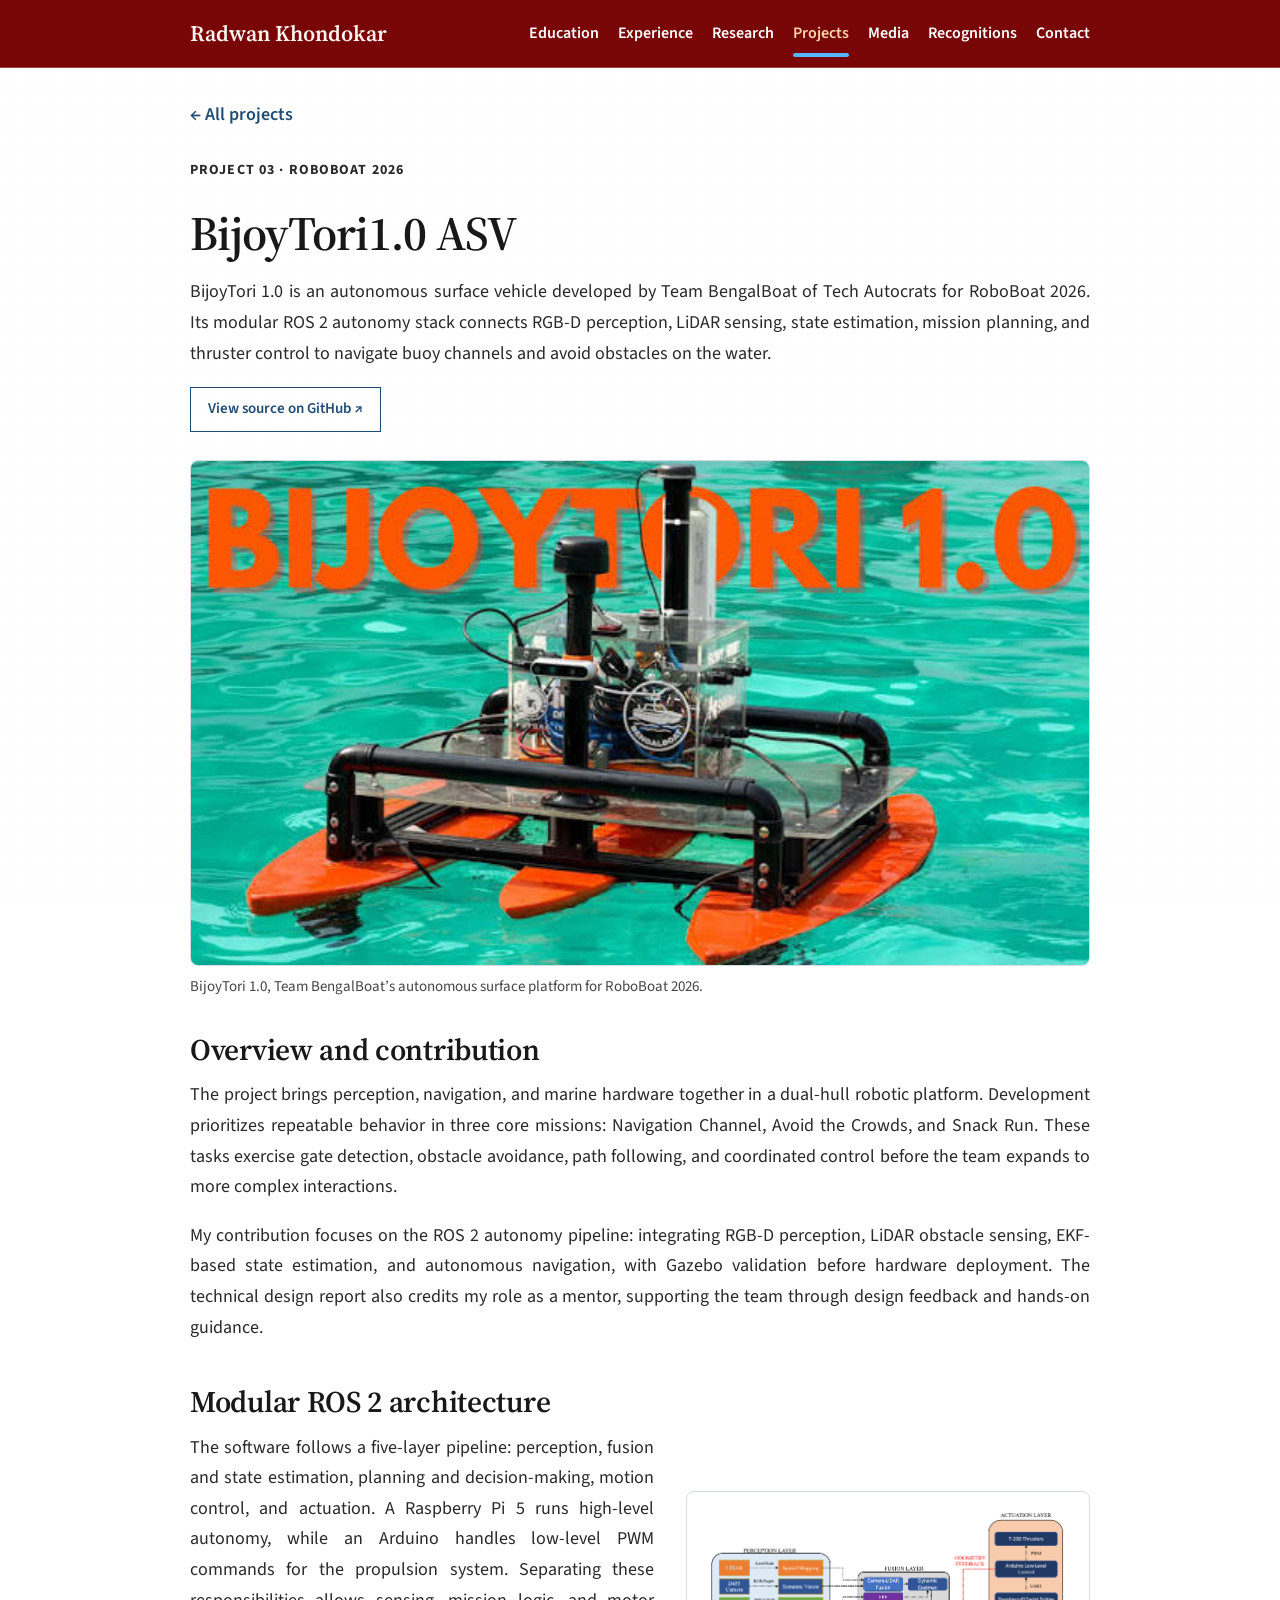
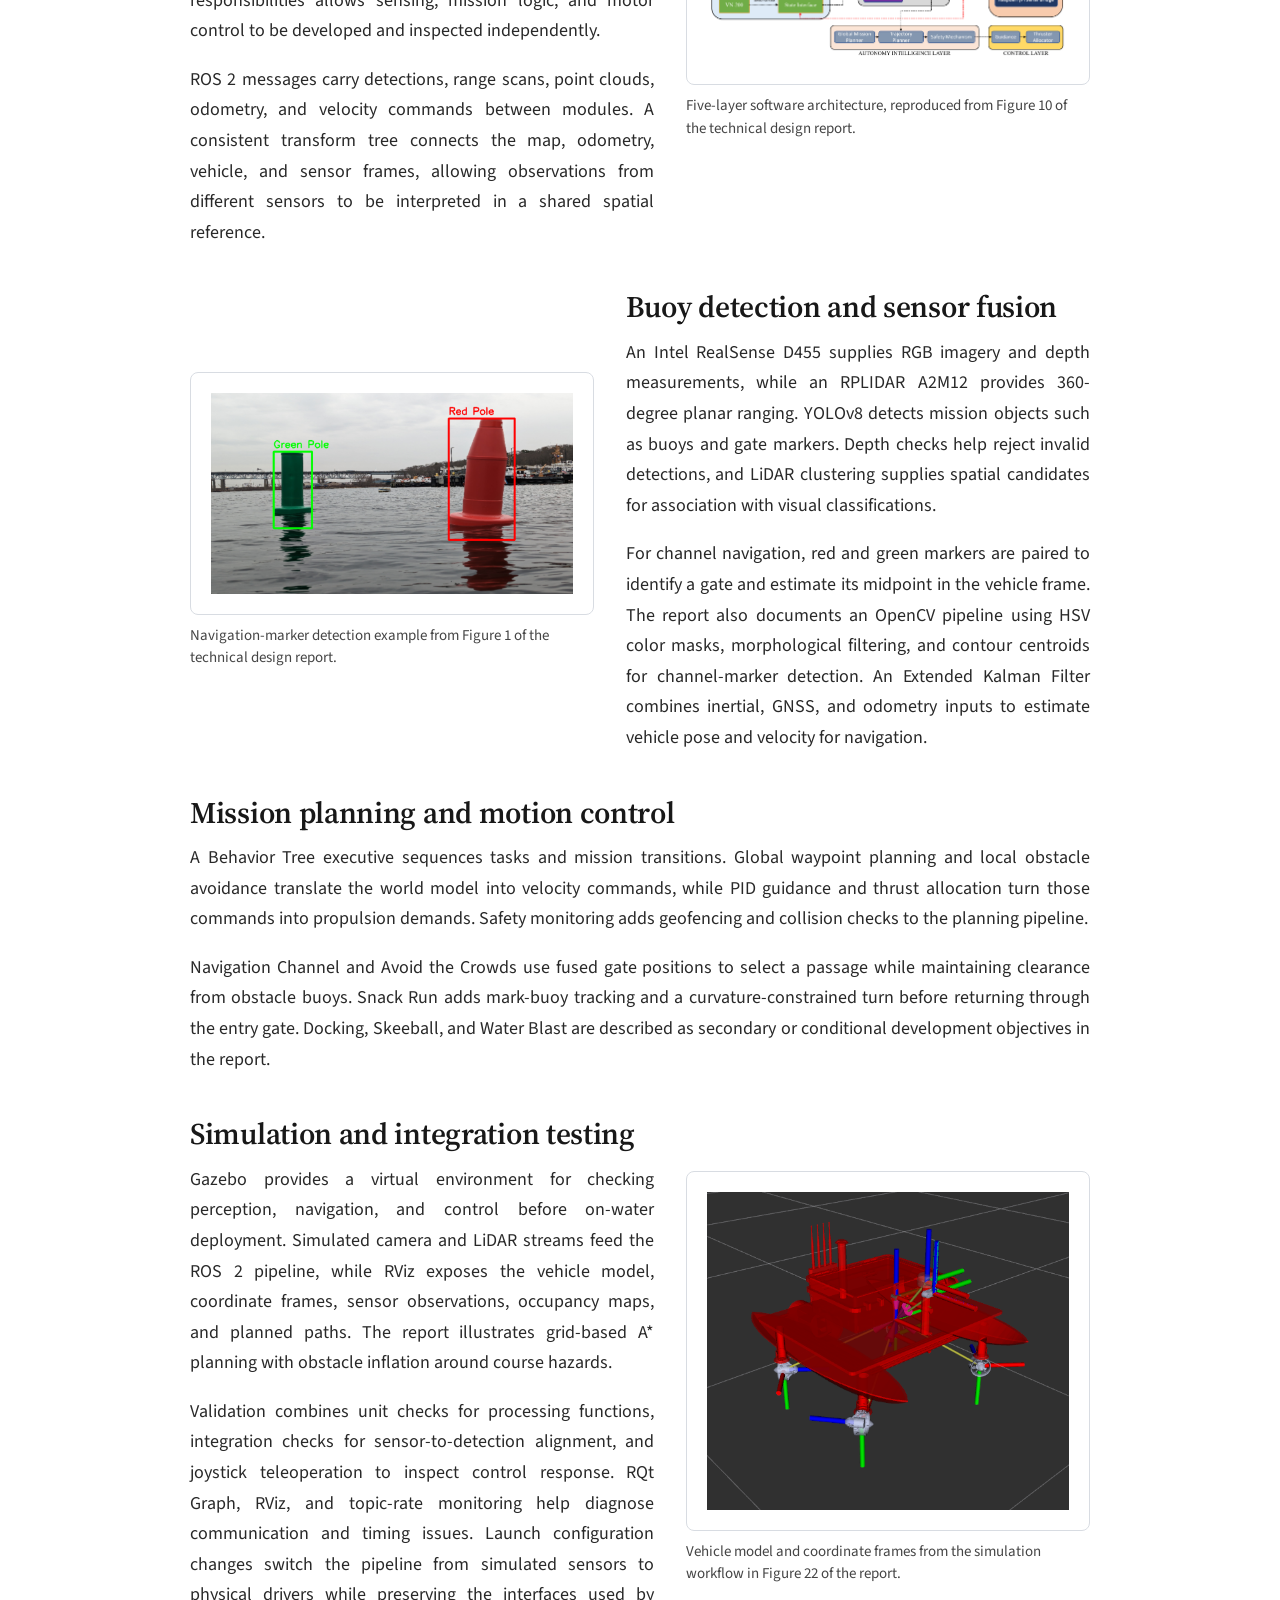
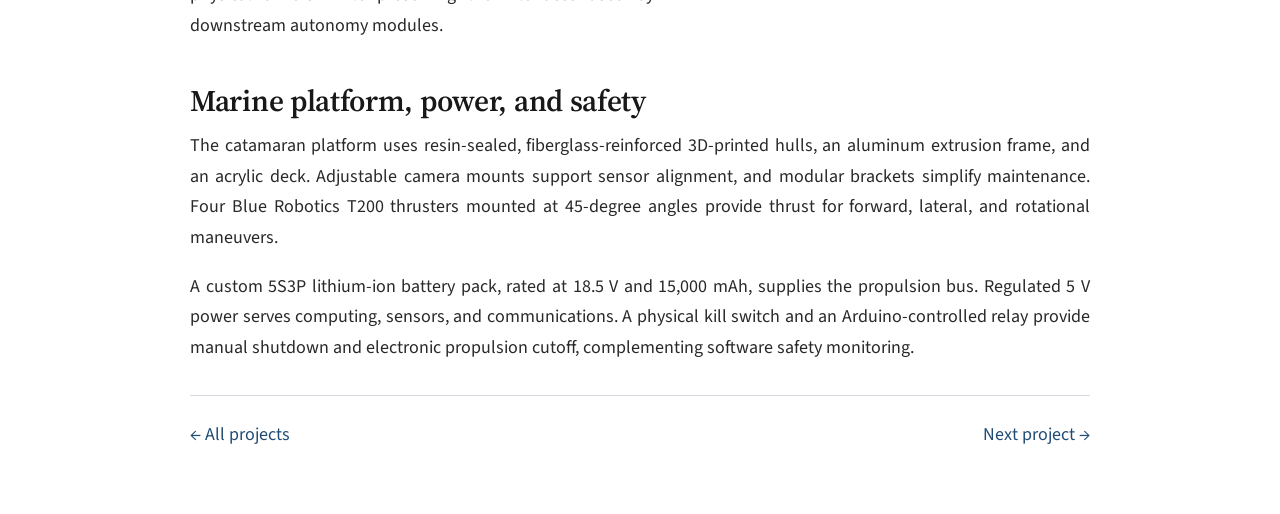
<file: projects/bijoytori.html>
<!DOCTYPE html>
<html lang="en">
<head>
<meta charset="UTF-8">
<meta name="viewport" content="width=device-width, initial-scale=1.0">
<title>BijoyTori1.0 ASV | Khondokar Radwanur Rahman</title>
<meta name="description" content="BijoyTori 1.0: Team BengalBoat’s RoboBoat 2026 autonomous surface vehicle, integrating ROS 2, RGB-D and LiDAR perception, EKF state estimation, mission planning, and Gazebo validation.">


<link rel="stylesheet" href="../css/styles.css">
<link rel="preconnect" href="https://fonts.googleapis.com">
<link rel="preconnect" href="https://fonts.gstatic.com" crossorigin>
<link href="https://fonts.googleapis.com/css2?family=Source+Sans+3:ital,wght@0,400;0,500;0,600;0,700;1,400;1,600&amp;family=Source+Serif+4:wght@400;600;700&amp;display=swap" rel="stylesheet">
</head>
<body id="top">
<header class="siterail">
  <div class="siterail__id">
    <a class="siterail__brand" href="../index.html#top" aria-label="Back to introduction">
      <span class="siterail__brandtext">Radwan Khondokar</span>
    </a>
  </div>
  <nav class="siterail__nav" aria-label="Section navigation">
    <a href="../index.html#education" data-navlink data-index="01" data-label="Education">Education</a>
    <a href="../index.html#experience" data-navlink data-index="02" data-label="Experience">Experience</a>
    <a href="../index.html#research" data-navlink data-index="03" data-label="Research">Research</a>
    <a href="../index.html#projects" data-navlink data-index="06" data-label="Projects">Projects</a>
    <a href="../index.html#media" data-navlink data-index="05" data-label="Media Outreach">Media</a>
    <a href="../index.html#recognitions" data-navlink data-index="08" data-label="Recognitions">Recognitions</a>
    <a href="../index.html#contact" data-navlink data-index="09" data-label="Contact">Contact</a>
  </nav>
  <button class="siterail__toggle" id="navToggle" aria-label="Toggle navigation" aria-expanded="false">
    <span></span><span></span><span></span>
  </button>
</header>
<main class="project-detail">
<a class="project-back" href="../index.html#projects">← All projects</a>
<article>
<header class="project-detail__header">
  <p class="eyebrow">Project 03 · RoboBoat 2026</p>
  <h1>BijoyTori1.0 ASV</h1>
  <p>BijoyTori 1.0 is an autonomous surface vehicle developed by Team BengalBoat of Tech Autocrats for RoboBoat 2026. Its modular ROS 2 autonomy stack connects RGB-D perception, LiDAR sensing, state estimation, mission planning, and thruster control to navigate buoy channels and avoid obstacles on the water.</p>
  <a class="button button--secondary" href="https://github.com/Nezent/bijoy_tori.git" target="_blank" rel="noopener noreferrer">View source on GitHub ↗</a>
</header>
<figure class="project-detail__figure">
  <img src="../assets/images/projects/bijoytoriv1.jpg" alt="BijoyTori 1.0 autonomous surface vehicle" fetchpriority="high">
  <figcaption>BijoyTori 1.0, Team BengalBoat’s autonomous surface platform for RoboBoat 2026.</figcaption>
</figure>

<section class="project-detail__section" aria-labelledby="bijoytori-overview">
  <h2 id="bijoytori-overview">Overview and contribution</h2>
  <p>The project brings perception, navigation, and marine hardware together in a dual-hull robotic platform. Development prioritizes repeatable behavior in three core missions: Navigation Channel, Avoid the Crowds, and Snack Run. These tasks exercise gate detection, obstacle avoidance, path following, and coordinated control before the team expands to more complex interactions.</p>
  <p>My contribution focuses on the ROS 2 autonomy pipeline: integrating RGB-D perception, LiDAR obstacle sensing, EKF-based state estimation, and autonomous navigation, with Gazebo validation before hardware deployment. The technical design report also credits my role as a mentor, supporting the team through design feedback and hands-on guidance.</p>
</section>

<section class="project-detail__section project-detail__feature" aria-labelledby="bijoytori-architecture">
  <div class="project-detail__copy">
    <h2 id="bijoytori-architecture">Modular ROS 2 architecture</h2>
    <p>The software follows a five-layer pipeline: perception, fusion and state estimation, planning and decision-making, motion control, and actuation. A Raspberry Pi 5 runs high-level autonomy, while an Arduino handles low-level PWM commands for the propulsion system. Separating these responsibilities allows sensing, mission logic, and motor control to be developed and inspected independently.</p>
    <p>ROS 2 messages carry detections, range scans, point clouds, odometry, and velocity commands between modules. A consistent transform tree connects the map, odometry, vehicle, and sensor frames, allowing observations from different sensors to be interpreted in a shared spatial reference.</p>
  </div>
  <figure class="project-detail__figure project-detail__figure--technical">
    <a href="../assets/images/projects/bijoytori/software-architecture.png" target="_blank" rel="noopener noreferrer"><img src="../assets/images/projects/bijoytori/software-architecture.png" alt="BijoyTori architecture linking perception and sensor fusion to planning, control, and actuation" loading="lazy"></a>
    <figcaption>Five-layer software architecture, reproduced from Figure 10 of the technical design report.</figcaption>
  </figure>
</section>

<section class="project-detail__section project-detail__feature project-detail__feature--reverse" aria-labelledby="bijoytori-perception">
  <div class="project-detail__copy">
    <h2 id="bijoytori-perception">Buoy detection and sensor fusion</h2>
    <p>An Intel RealSense D455 supplies RGB imagery and depth measurements, while an RPLIDAR A2M12 provides 360-degree planar ranging. YOLOv8 detects mission objects such as buoys and gate markers. Depth checks help reject invalid detections, and LiDAR clustering supplies spatial candidates for association with visual classifications.</p>
    <p>For channel navigation, red and green markers are paired to identify a gate and estimate its midpoint in the vehicle frame. The report also documents an OpenCV pipeline using HSV color masks, morphological filtering, and contour centroids for channel-marker detection. An Extended Kalman Filter combines inertial, GNSS, and odometry inputs to estimate vehicle pose and velocity for navigation.</p>
  </div>
  <figure class="project-detail__figure project-detail__figure--technical">
    <a href="../assets/images/projects/bijoytori/buoy-detection.png" target="_blank" rel="noopener noreferrer"><img src="../assets/images/projects/bijoytori/buoy-detection.png" alt="Vision detections identifying green and red navigation markers on the water" loading="lazy"></a>
    <figcaption>Navigation-marker detection example from Figure 1 of the technical design report.</figcaption>
  </figure>
</section>

<section class="project-detail__section" aria-labelledby="bijoytori-missions">
  <h2 id="bijoytori-missions">Mission planning and motion control</h2>
  <p>A Behavior Tree executive sequences tasks and mission transitions. Global waypoint planning and local obstacle avoidance translate the world model into velocity commands, while PID guidance and thrust allocation turn those commands into propulsion demands. Safety monitoring adds geofencing and collision checks to the planning pipeline.</p>
  <p>Navigation Channel and Avoid the Crowds use fused gate positions to select a passage while maintaining clearance from obstacle buoys. Snack Run adds mark-buoy tracking and a curvature-constrained turn before returning through the entry gate. Docking, Skeeball, and Water Blast are described as secondary or conditional development objectives in the report.</p>
</section>

<section class="project-detail__section project-detail__feature" aria-labelledby="bijoytori-simulation">
  <div class="project-detail__copy">
    <h2 id="bijoytori-simulation">Simulation and integration testing</h2>
    <p>Gazebo provides a virtual environment for checking perception, navigation, and control before on-water deployment. Simulated camera and LiDAR streams feed the ROS 2 pipeline, while RViz exposes the vehicle model, coordinate frames, sensor observations, occupancy maps, and planned paths. The report illustrates grid-based A* planning with obstacle inflation around course hazards.</p>
    <p>Validation combines unit checks for processing functions, integration checks for sensor-to-detection alignment, and joystick teleoperation to inspect control response. RQt Graph, RViz, and topic-rate monitoring help diagnose communication and timing issues. Launch configuration changes switch the pipeline from simulated sensors to physical drivers while preserving the interfaces used by downstream autonomy modules.</p>
  </div>
  <figure class="project-detail__figure project-detail__figure--technical">
    <a href="../assets/images/projects/bijoytori/rviz-model.png" target="_blank" rel="noopener noreferrer"><img src="../assets/images/projects/bijoytori/rviz-model.png" alt="BijoyTori model in RViz showing sensor frames and four thruster positions" loading="lazy"></a>
    <figcaption>Vehicle model and coordinate frames from the simulation workflow in Figure 22 of the report.</figcaption>
  </figure>
</section>

<section class="project-detail__section" aria-labelledby="bijoytori-hardware">
  <h2 id="bijoytori-hardware">Marine platform, power, and safety</h2>
  <p>The catamaran platform uses resin-sealed, fiberglass-reinforced 3D-printed hulls, an aluminum extrusion frame, and an acrylic deck. Adjustable camera mounts support sensor alignment, and modular brackets simplify maintenance. Four Blue Robotics T200 thrusters mounted at 45-degree angles provide thrust for forward, lateral, and rotational maneuvers.</p>
  <p>A custom 5S3P lithium-ion battery pack, rated at 18.5 V and 15,000 mAh, supplies the propulsion bus. Regulated 5 V power serves computing, sensors, and communications. A physical kill switch and an Arduino-controlled relay provide manual shutdown and electronic propulsion cutoff, complementing software safety monitoring.</p>
</section>
</article>
<nav class="project-detail__nav" aria-label="Project navigation"><a href="../index.html#projects">← All projects</a><a href="tracer.html">Next project →</a></nav>
</main>
<button class="backtotop" id="backToTop" aria-label="Back to top">↑</button>
<script src="../js/main.js"></script>
</body></html>
</file>
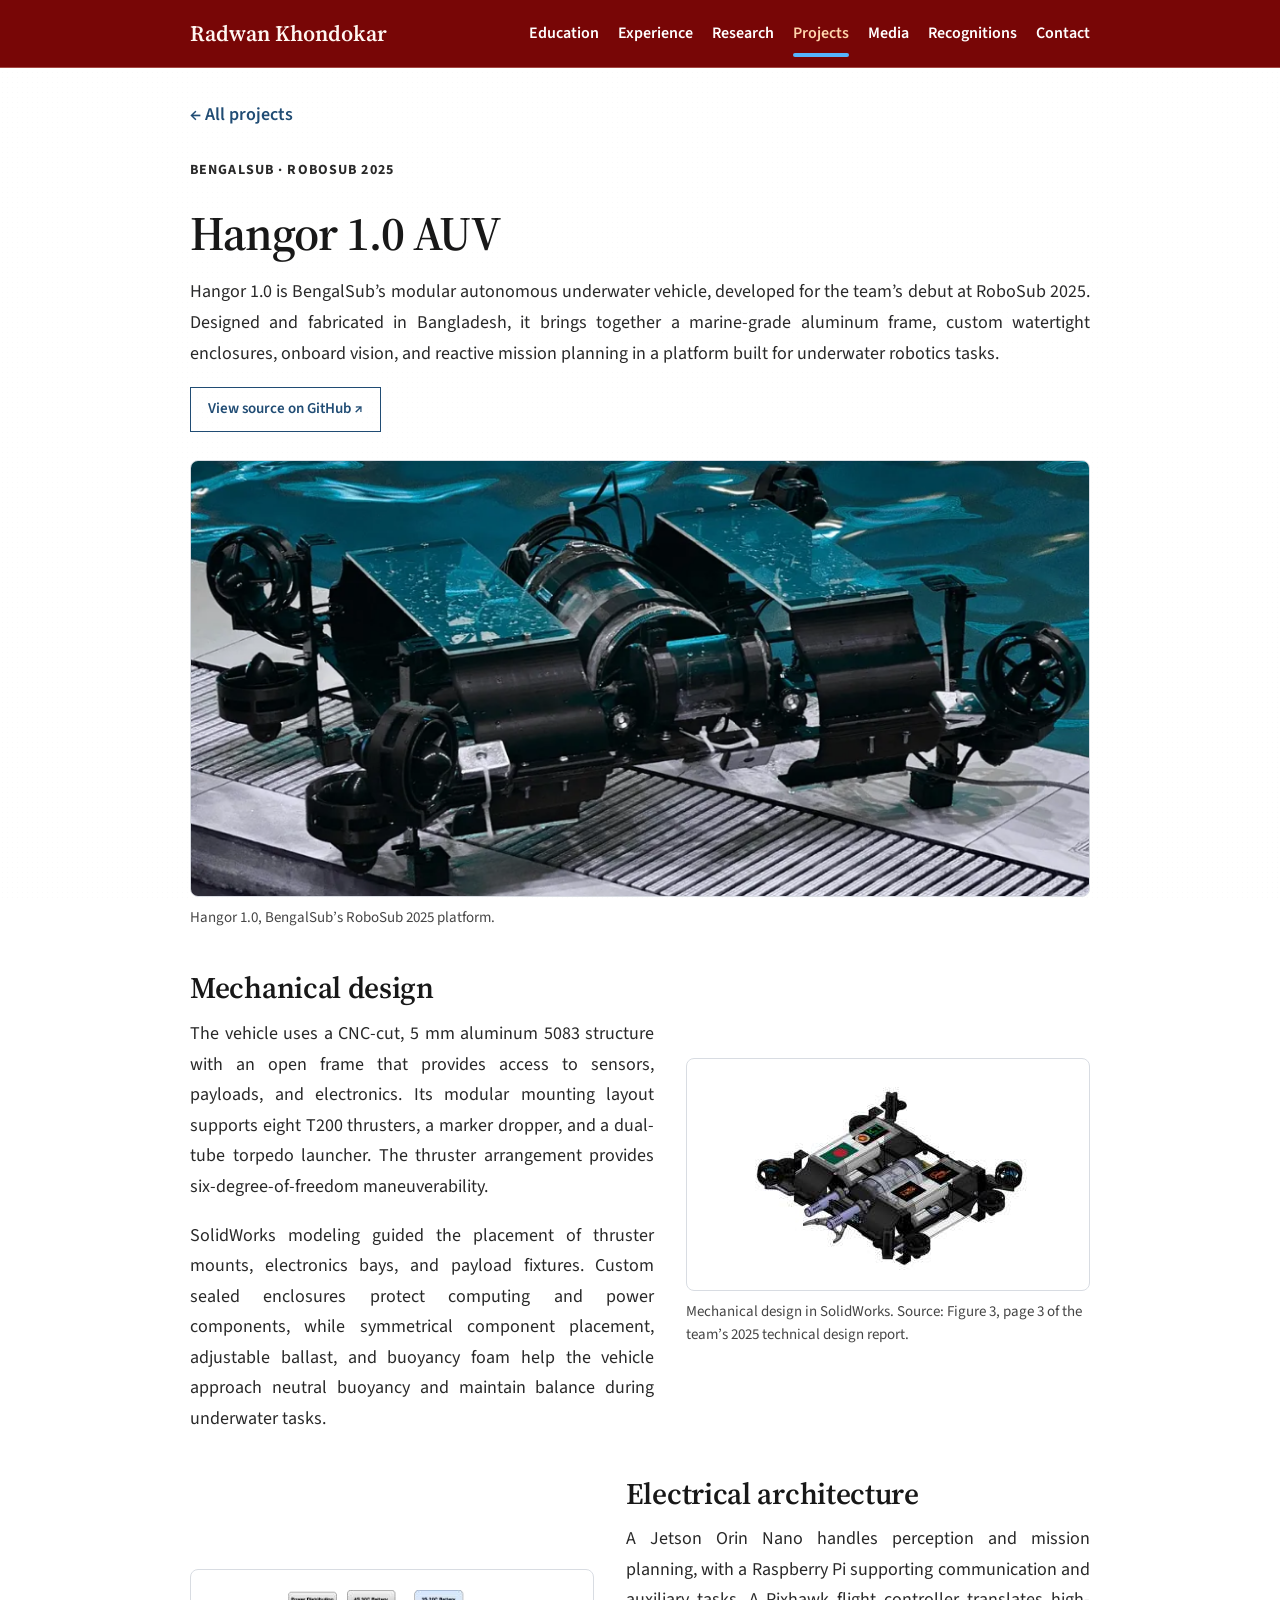
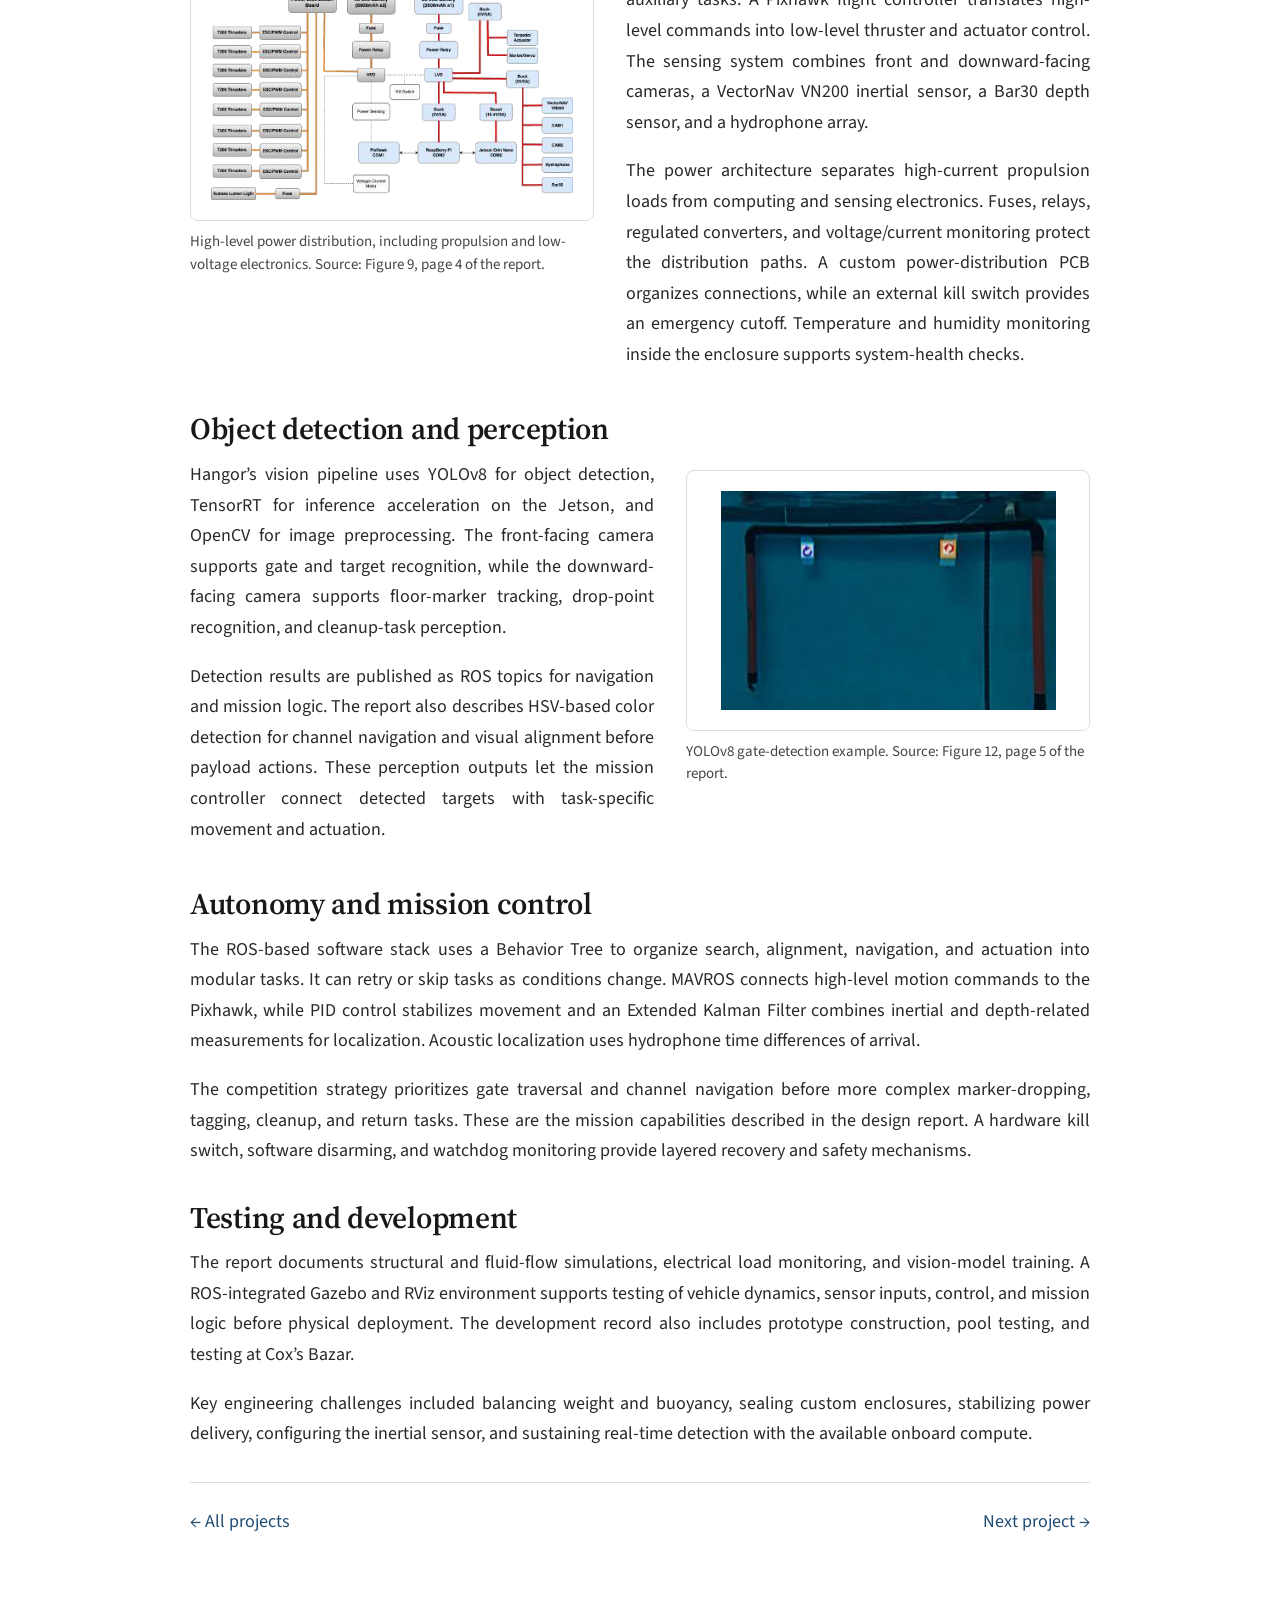
<file: projects/hangor-1.html>
<!DOCTYPE html>
<html lang="en">
<head>
<meta charset="UTF-8">
<meta name="viewport" content="width=device-width, initial-scale=1.0">
<title>Hangor 1.0 AUV | Khondokar Radwanur Rahman</title>
<meta name="description" content="Explore BengalSub’s Hangor 1.0 AUV: mechanical design, electrical architecture, YOLOv8 perception, and ROS-based autonomy for RoboSub 2025.">


<link rel="stylesheet" href="../css/styles.css">
<link rel="preconnect" href="https://fonts.googleapis.com">
<link rel="preconnect" href="https://fonts.gstatic.com" crossorigin>
<link href="https://fonts.googleapis.com/css2?family=Source+Sans+3:ital,wght@0,400;0,500;0,600;0,700;1,400;1,600&amp;family=Source+Serif+4:wght@400;600;700&amp;display=swap" rel="stylesheet">
</head>
<body id="top">
<header class="siterail">
  <div class="siterail__id">
    <a class="siterail__brand" href="../index.html#top" aria-label="Back to introduction">
      <span class="siterail__brandtext">Radwan Khondokar</span>
    </a>
  </div>
  <nav class="siterail__nav" aria-label="Section navigation">
    <a href="../index.html#education" data-navlink data-index="01" data-label="Education">Education</a>
    <a href="../index.html#experience" data-navlink data-index="02" data-label="Experience">Experience</a>
    <a href="../index.html#research" data-navlink data-index="03" data-label="Research">Research</a>
    <a href="../index.html#projects" data-navlink data-index="06" data-label="Projects">Projects</a>
    <a href="../index.html#media" data-navlink data-index="05" data-label="Media Outreach">Media</a>
    <a href="../index.html#recognitions" data-navlink data-index="08" data-label="Recognitions">Recognitions</a>
    <a href="../index.html#contact" data-navlink data-index="09" data-label="Contact">Contact</a>
  </nav>
  <button class="siterail__toggle" id="navToggle" aria-label="Toggle navigation" aria-expanded="false">
    <span></span><span></span><span></span>
  </button>
</header>
<main class="project-detail">
<a class="project-back" href="../index.html#projects">← All projects</a>
<article>
  <header class="project-detail__header">
    <p class="eyebrow">BengalSub · RoboSub 2025</p>
    <h1>Hangor 1.0 AUV</h1>
    <p>Hangor 1.0 is BengalSub’s modular autonomous underwater vehicle, developed for the team’s debut at RoboSub 2025. Designed and fabricated in Bangladesh, it brings together a marine-grade aluminum frame, custom watertight enclosures, onboard vision, and reactive mission planning in a platform built for underwater robotics tasks.</p>
    <a class="button button--secondary" href="https://github.com/rakukanteki/RoboSub25.git" target="_blank" rel="noopener noreferrer">View source on GitHub ↗</a>
  </header>

  <figure class="project-detail__figure">
    <img src="../assets/images/projects/hangorv1.png" alt="BengalSub’s Hangor 1.0 autonomous underwater vehicle" fetchpriority="high">
    <figcaption>Hangor 1.0, BengalSub’s RoboSub 2025 platform.</figcaption>
  </figure>

  <section class="project-detail__section project-detail__feature" aria-labelledby="hangor-mechanical">
    <div class="project-detail__copy">
    <h2 id="hangor-mechanical">Mechanical design</h2>
    <p>The vehicle uses a CNC-cut, 5 mm aluminum 5083 structure with an open frame that provides access to sensors, payloads, and electronics. Its modular mounting layout supports eight T200 thrusters, a marker dropper, and a dual-tube torpedo launcher. The thruster arrangement provides six-degree-of-freedom maneuverability.</p>
    <p>SolidWorks modeling guided the placement of thruster mounts, electronics bays, and payload fixtures. Custom sealed enclosures protect computing and power components, while symmetrical component placement, adjustable ballast, and buoyancy foam help the vehicle approach neutral buoyancy and maintain balance during underwater tasks.</p>
    </div>
    <figure class="project-detail__figure project-detail__figure--technical">
      <a href="../assets/hangor-1/mechanical-design.png" target="_blank" rel="noopener" aria-label="Open Hangor 1.0 mechanical design figure">
        <img src="../assets/hangor-1/mechanical-design.png" width="282" height="191" alt="SolidWorks model of Hangor 1.0 showing the open frame, thrusters, enclosures, and front payload mechanisms" loading="lazy">
      </a>
      <figcaption>Mechanical design in SolidWorks. Source: Figure 3, page 3 of the team’s 2025 technical design report.</figcaption>
    </figure>
  </section>

  <section class="project-detail__section project-detail__feature project-detail__feature--reverse" aria-labelledby="hangor-electrical">
    <div class="project-detail__copy">
    <h2 id="hangor-electrical">Electrical architecture</h2>
    <p>A Jetson Orin Nano handles perception and mission planning, with a Raspberry Pi supporting communication and auxiliary tasks. A Pixhawk flight controller translates high-level commands into low-level thruster and actuator control. The sensing system combines front and downward-facing cameras, a VectorNav VN200 inertial sensor, a Bar30 depth sensor, and a hydrophone array.</p>
    <p>The power architecture separates high-current propulsion loads from computing and sensing electronics. Fuses, relays, regulated converters, and voltage/current monitoring protect the distribution paths. A custom power-distribution PCB organizes connections, while an external kill switch provides an emergency cutoff. Temperature and humidity monitoring inside the enclosure supports system-health checks.</p>
    </div>
    <figure class="project-detail__figure project-detail__figure--technical">
      <a href="../assets/hangor-1/power-distribution.png" target="_blank" rel="noopener" aria-label="Open Hangor 1.0 power distribution diagram">
        <img src="../assets/hangor-1/power-distribution.png" width="426" height="248" alt="Power distribution diagram connecting battery supplies, protection circuits, thruster controllers, regulated computing power, and sensors" loading="lazy">
      </a>
      <figcaption>High-level power distribution, including propulsion and low-voltage electronics. Source: Figure 9, page 4 of the report.</figcaption>
    </figure>
  </section>

  <section class="project-detail__section project-detail__feature" aria-labelledby="hangor-perception">
    <div class="project-detail__copy">
    <h2 id="hangor-perception">Object detection and perception</h2>
    <p>Hangor’s vision pipeline uses YOLOv8 for object detection, TensorRT for inference acceleration on the Jetson, and OpenCV for image preprocessing. The front-facing camera supports gate and target recognition, while the downward-facing camera supports floor-marker tracking, drop-point recognition, and cleanup-task perception.</p>
    <p>Detection results are published as ROS topics for navigation and mission logic. The report also describes HSV-based color detection for channel navigation and visual alignment before payload actions. These perception outputs let the mission controller connect detected targets with task-specific movement and actuation.</p>
    </div>
    <figure class="project-detail__figure project-detail__figure--technical">
      <a href="../assets/hangor-1/gate-detection.png" target="_blank" rel="noopener" aria-label="Open the underwater gate detection example">
        <img src="../assets/hangor-1/gate-detection.png" width="335" height="219" alt="Underwater gate-camera frame used in the report’s YOLOv8 gate-detection example" loading="lazy">
      </a>
      <figcaption>YOLOv8 gate-detection example. Source: Figure 12, page 5 of the report.</figcaption>
    </figure>
  </section>

  <section class="project-detail__section" aria-labelledby="hangor-autonomy">
    <h2 id="hangor-autonomy">Autonomy and mission control</h2>
    <p>The ROS-based software stack uses a Behavior Tree to organize search, alignment, navigation, and actuation into modular tasks. It can retry or skip tasks as conditions change. MAVROS connects high-level motion commands to the Pixhawk, while PID control stabilizes movement and an Extended Kalman Filter combines inertial and depth-related measurements for localization. Acoustic localization uses hydrophone time differences of arrival.</p>
    <p>The competition strategy prioritizes gate traversal and channel navigation before more complex marker-dropping, tagging, cleanup, and return tasks. These are the mission capabilities described in the design report. A hardware kill switch, software disarming, and watchdog monitoring provide layered recovery and safety mechanisms.</p>
  </section>

  <section class="project-detail__section" aria-labelledby="hangor-validation">
    <h2 id="hangor-validation">Testing and development</h2>
    <p>The report documents structural and fluid-flow simulations, electrical load monitoring, and vision-model training. A ROS-integrated Gazebo and RViz environment supports testing of vehicle dynamics, sensor inputs, control, and mission logic before physical deployment. The development record also includes prototype construction, pool testing, and testing at Cox’s Bazar.</p>
    <p>Key engineering challenges included balancing weight and buoyancy, sealing custom enclosures, stabilizing power delivery, configuring the inertial sensor, and sustaining real-time detection with the available onboard compute.</p>
  </section>
</article>
<nav class="project-detail__nav" aria-label="Project navigation"><a href="../index.html#projects">← All projects</a><a href="hangor-2.html">Next project →</a></nav>
</main>
<button class="backtotop" id="backToTop" aria-label="Back to top">↑</button>
<script src="../js/main.js"></script>
</body></html>
</file>
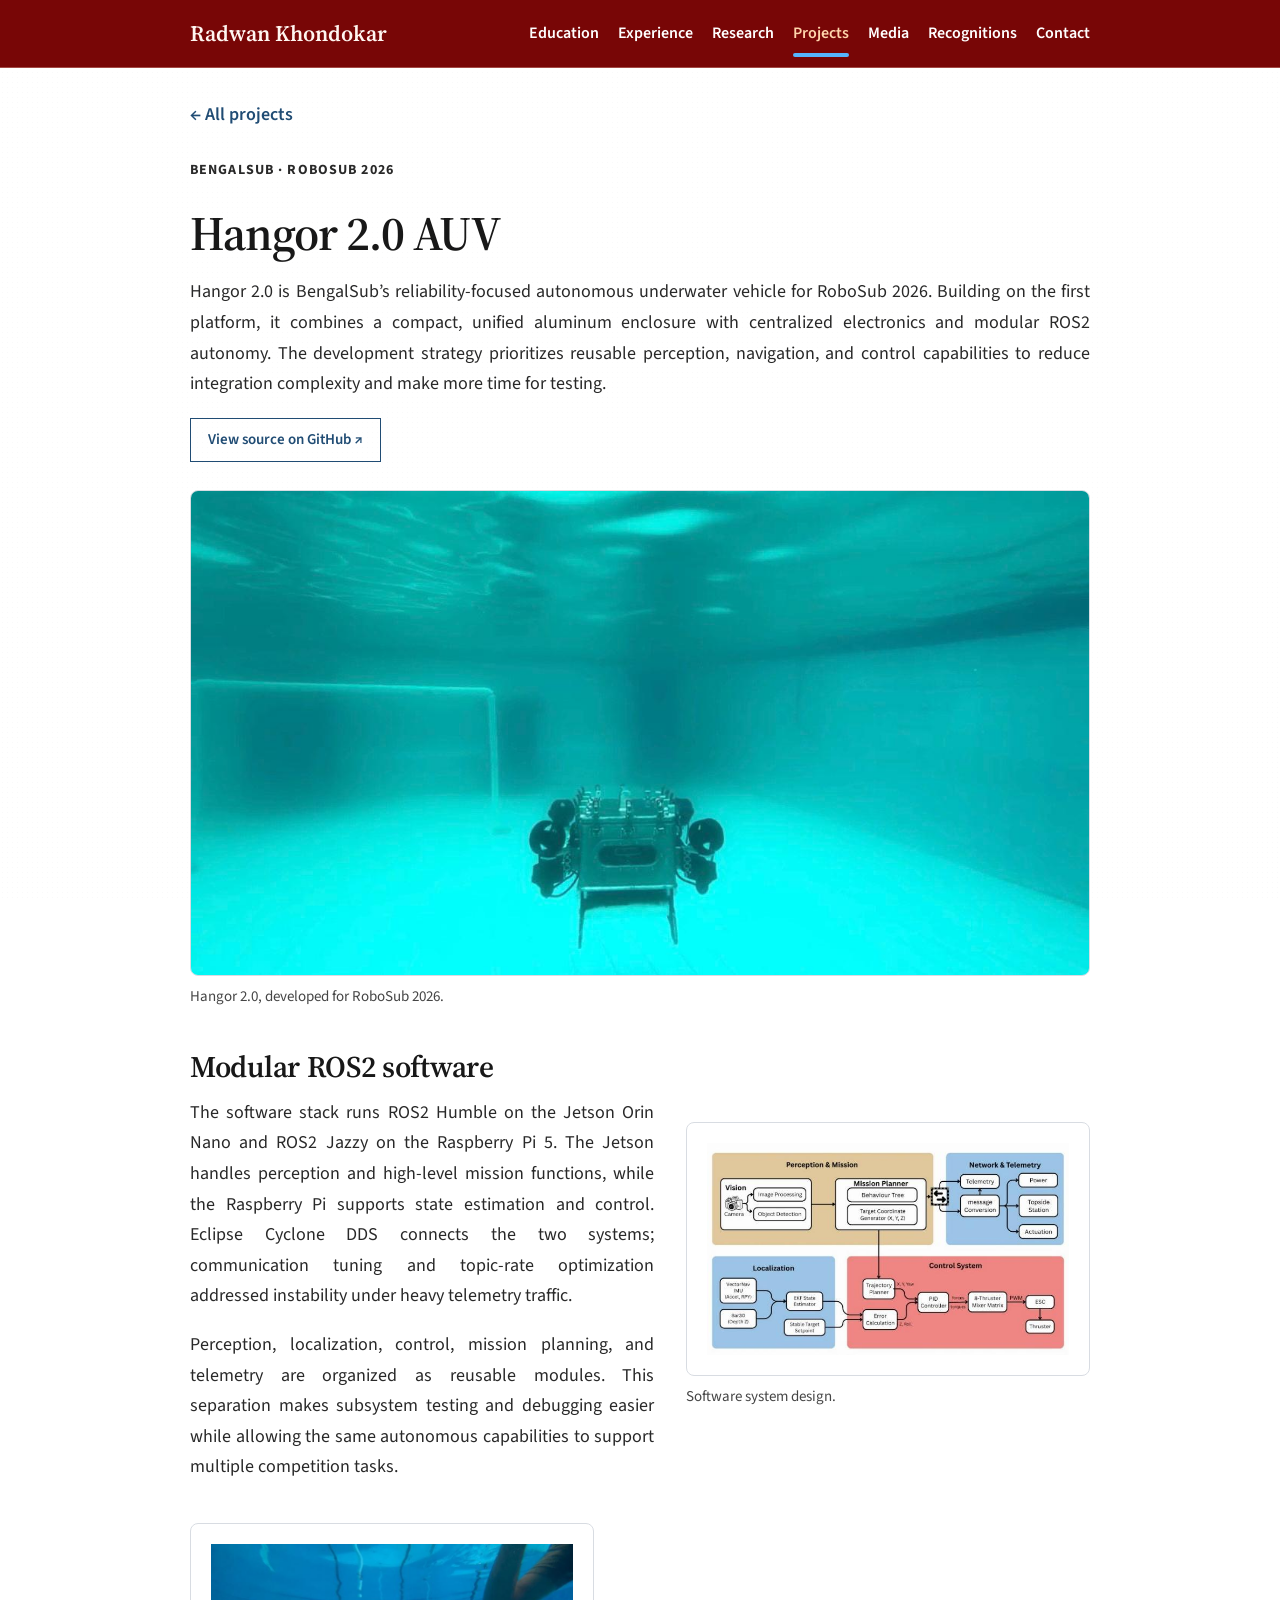
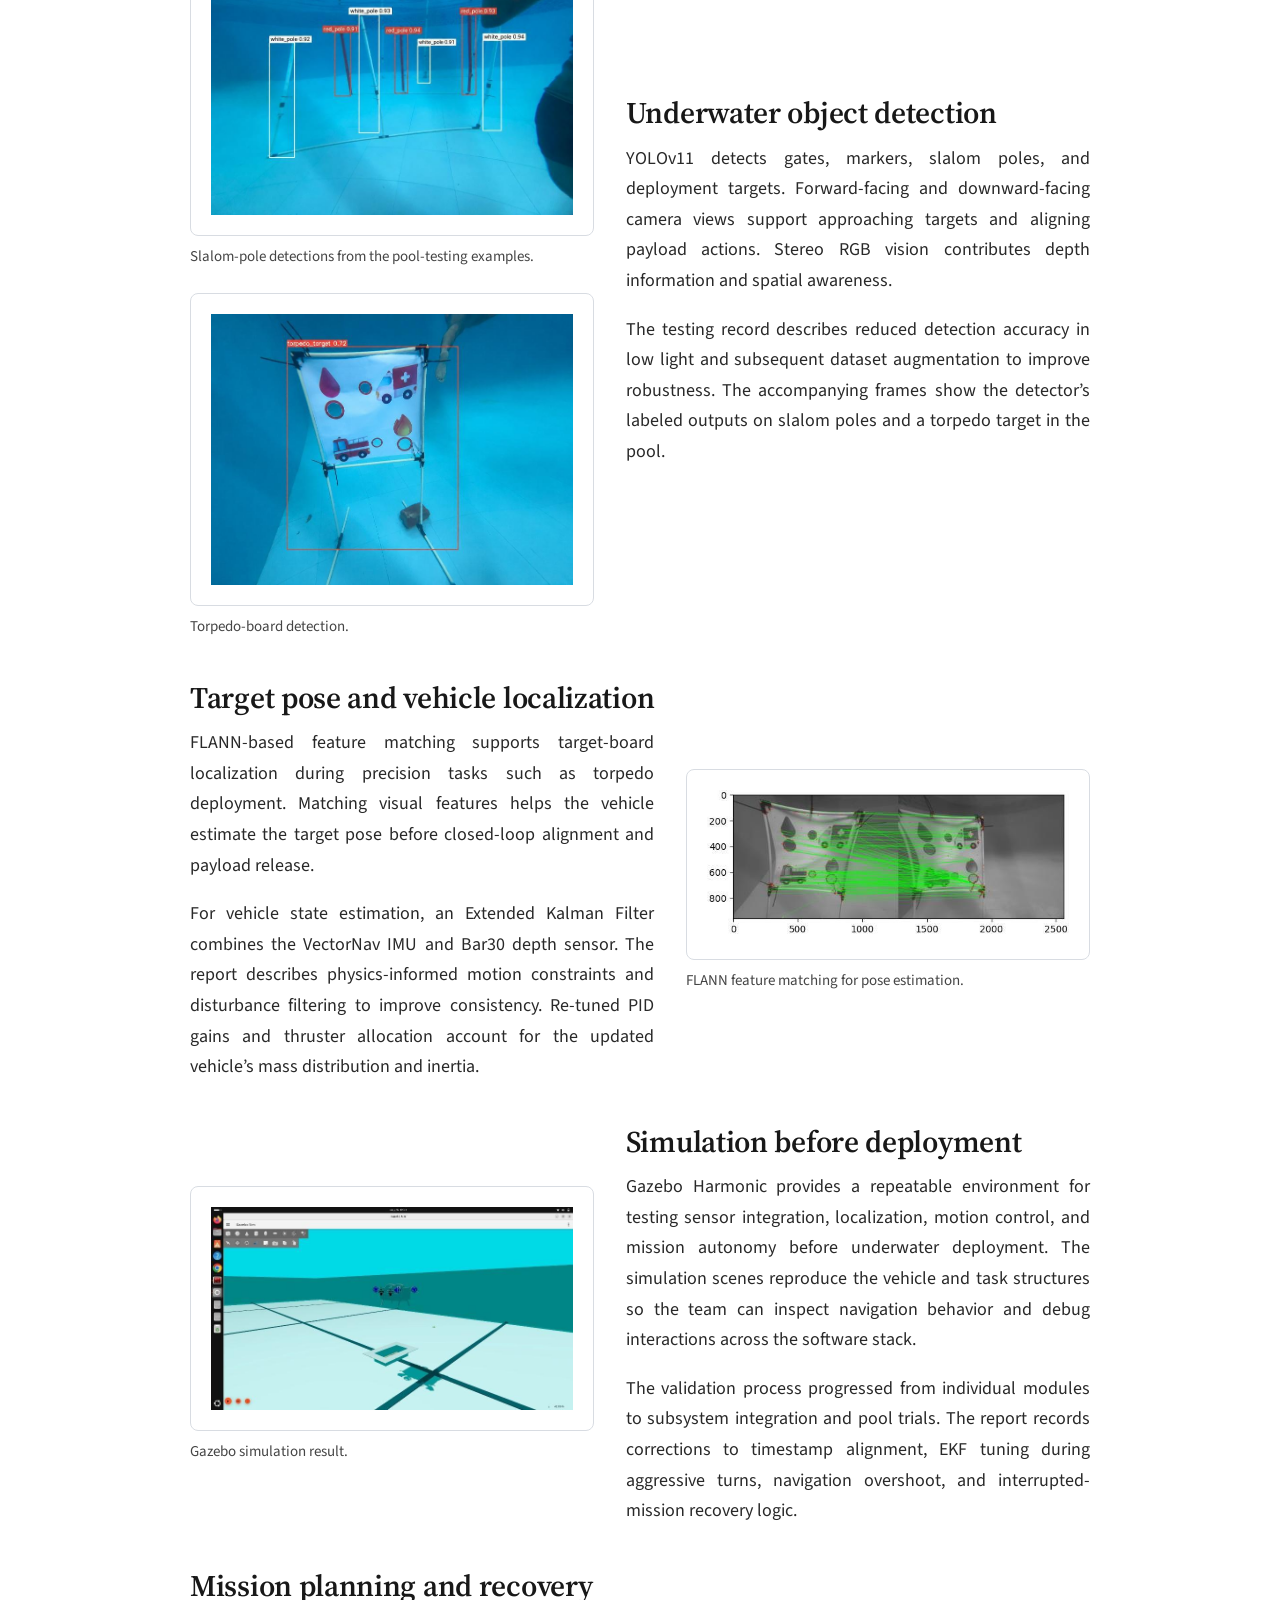
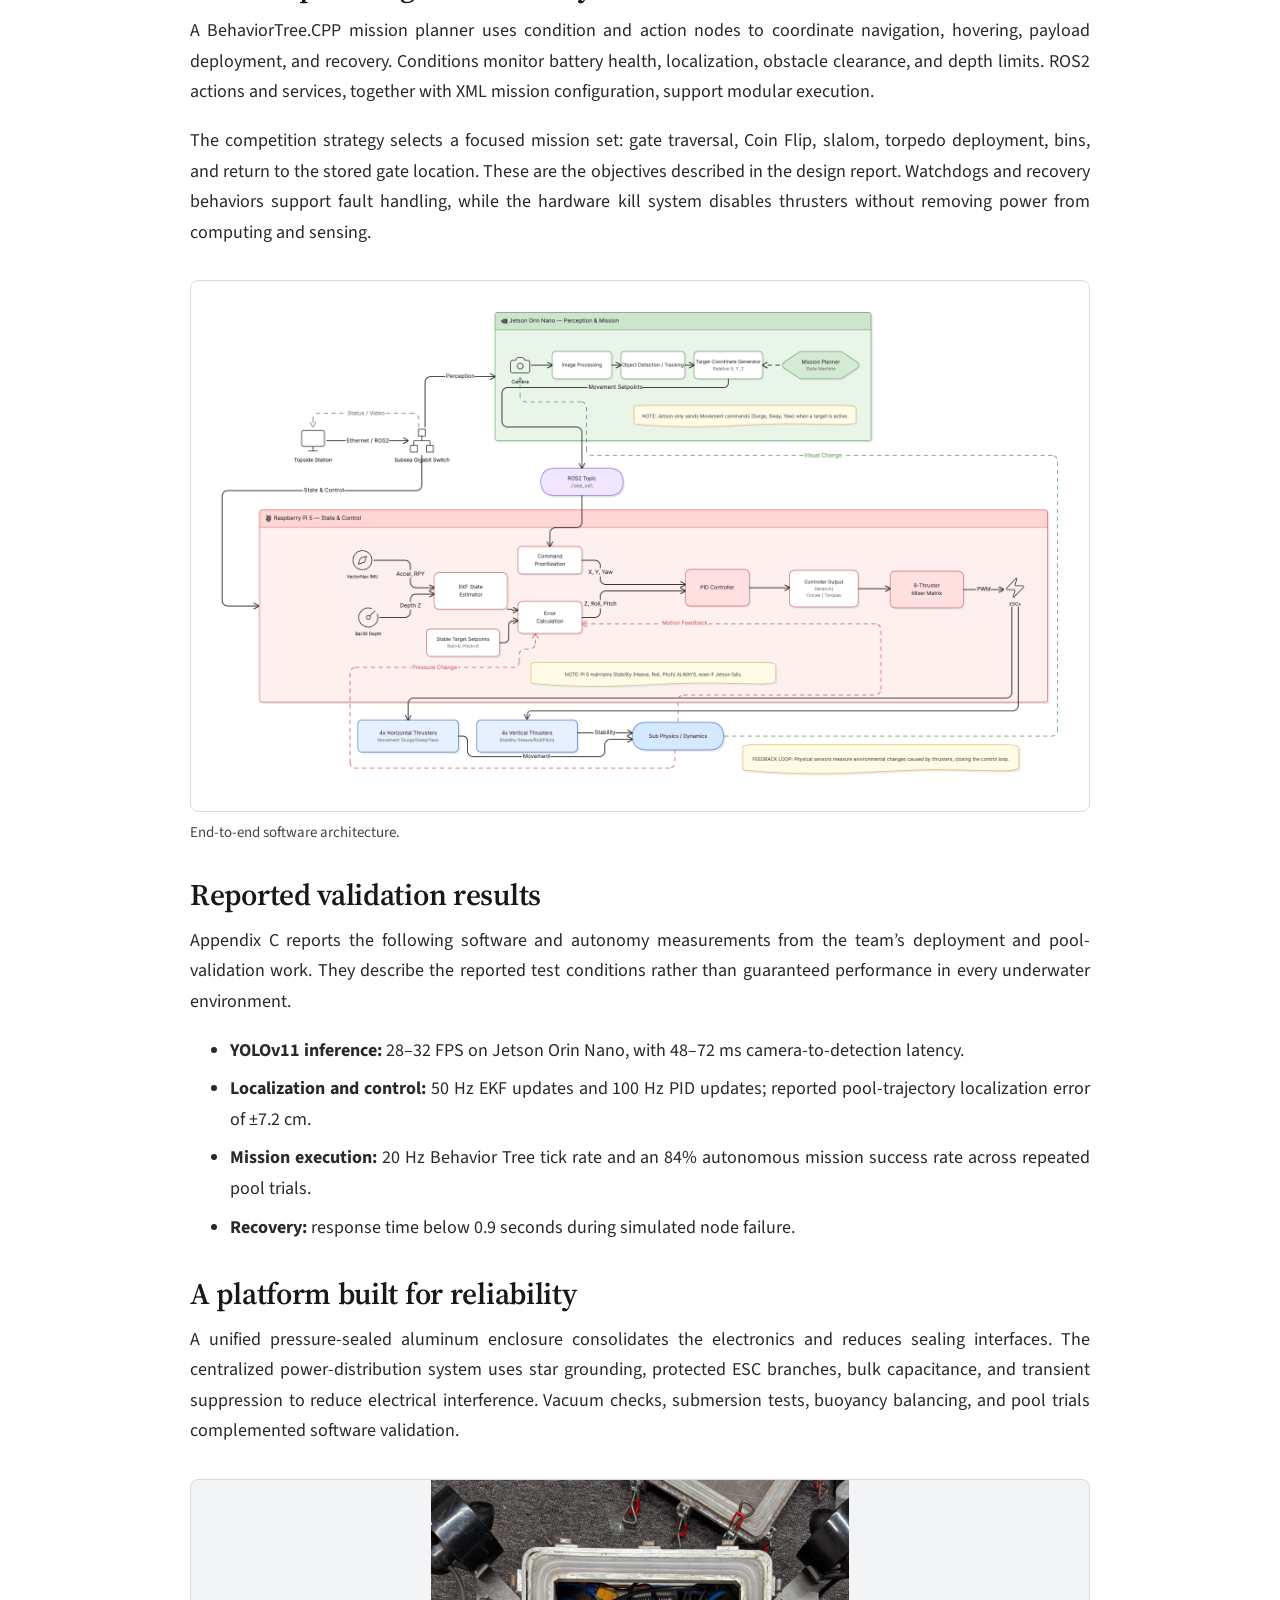
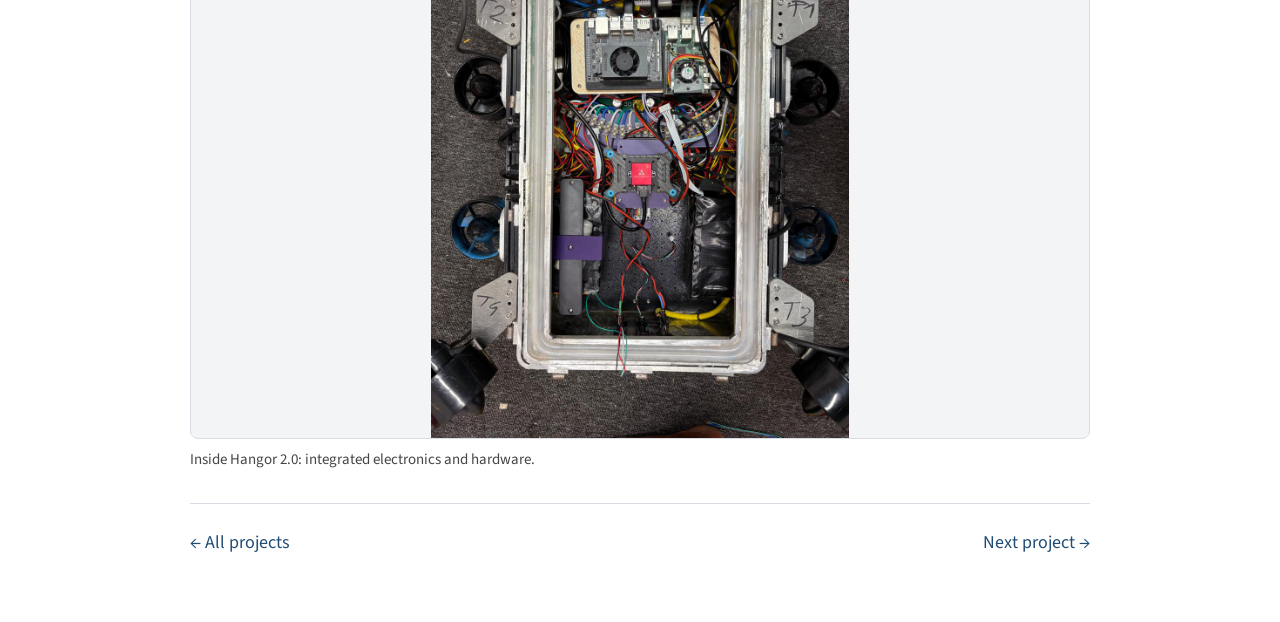
<file: projects/hangor-2.html>
<!DOCTYPE html>
<html lang="en">
<head>
<meta charset="UTF-8">
<meta name="viewport" content="width=device-width, initial-scale=1.0">
<title>Hangor 2.0 AUV | Khondokar Radwanur Rahman</title>
<meta name="description" content="Hangor 2.0: BengalSub’s RoboSub 2026 vehicle with modular ROS2 autonomy, YOLOv11 perception, FLANN matching, sensor fusion, and Gazebo simulation.">


<link rel="stylesheet" href="../css/styles.css">
<link rel="preconnect" href="https://fonts.googleapis.com">
<link rel="preconnect" href="https://fonts.gstatic.com" crossorigin>
<link href="https://fonts.googleapis.com/css2?family=Source+Sans+3:ital,wght@0,400;0,500;0,600;0,700;1,400;1,600&amp;family=Source+Serif+4:wght@400;600;700&amp;display=swap" rel="stylesheet">
</head>
<body id="top">
<header class="siterail">
  <div class="siterail__id">
    <a class="siterail__brand" href="../index.html#top" aria-label="Back to introduction">
      <span class="siterail__brandtext">Radwan Khondokar</span>
    </a>
  </div>
  <nav class="siterail__nav" aria-label="Section navigation">
    <a href="../index.html#education" data-navlink data-index="01" data-label="Education">Education</a>
    <a href="../index.html#experience" data-navlink data-index="02" data-label="Experience">Experience</a>
    <a href="../index.html#research" data-navlink data-index="03" data-label="Research">Research</a>
    <a href="../index.html#projects" data-navlink data-index="06" data-label="Projects">Projects</a>
    <a href="../index.html#media" data-navlink data-index="05" data-label="Media Outreach">Media</a>
    <a href="../index.html#recognitions" data-navlink data-index="08" data-label="Recognitions">Recognitions</a>
    <a href="../index.html#contact" data-navlink data-index="09" data-label="Contact">Contact</a>
  </nav>
  <button class="siterail__toggle" id="navToggle" aria-label="Toggle navigation" aria-expanded="false">
    <span></span><span></span><span></span>
  </button>
</header>
<main class="project-detail">
<a class="project-back" href="../index.html#projects">← All projects</a>
<article>
  <header class="project-detail__header">
    <p class="eyebrow">BengalSub · RoboSub 2026</p>
    <h1>Hangor 2.0 AUV</h1>
    <p>Hangor 2.0 is BengalSub’s reliability-focused autonomous underwater vehicle for RoboSub 2026. Building on the first platform, it combines a compact, unified aluminum enclosure with centralized electronics and modular ROS2 autonomy. The development strategy prioritizes reusable perception, navigation, and control capabilities to reduce integration complexity and make more time for testing.</p>
    <a class="button button--secondary" href="https://github.com/Nezent/BengalSub.git" target="_blank" rel="noopener noreferrer">View source on GitHub ↗</a>
  </header>
  <figure class="project-detail__figure"><img src="../assets/images/projects/hangorv2.jpeg" alt="BengalSub’s Hangor 2.0 autonomous underwater vehicle" fetchpriority="high"><figcaption>Hangor 2.0, developed for RoboSub 2026.</figcaption></figure>
<section class="project-detail__section project-detail__feature" aria-labelledby="hangor2-software">
    <div class="project-detail__copy"><h2 id="hangor2-software">Modular ROS2 software</h2>
    <p>The software stack runs ROS2 Humble on the Jetson Orin Nano and ROS2 Jazzy on the Raspberry Pi 5. The Jetson handles perception and high-level mission functions, while the Raspberry Pi supports state estimation and control. Eclipse Cyclone DDS connects the two systems; communication tuning and topic-rate optimization addressed instability under heavy telemetry traffic.</p><p>Perception, localization, control, mission planning, and telemetry are organized as reusable modules. This separation makes subsystem testing and debugging easier while allowing the same autonomous capabilities to support multiple competition tasks.</p></div>
    <figure class="project-detail__figure project-detail__figure--technical">
      <a href="../assets/hangor-2/software-overview.png" target="_blank" rel="noopener" aria-label="Open full-size figure: Overview of perception, mission planning, localization, control, and telemetry modules">
        <img src="../assets/hangor-2/software-overview.png" width="672" height="394" alt="Overview of perception, mission planning, localization, control, and telemetry modules" loading="lazy">
      </a>
      <figcaption>Software system design.</figcaption>
    </figure>
  </section><section class="project-detail__section project-detail__feature project-detail__feature--reverse" aria-labelledby="hangor2-perception">
    <div class="project-detail__copy"><h2 id="hangor2-perception">Underwater object detection</h2>
    <p>YOLOv11 detects gates, markers, slalom poles, and deployment targets. Forward-facing and downward-facing camera views support approaching targets and aligning payload actions. Stereo RGB vision contributes depth information and spatial awareness.</p><p>The testing record describes reduced detection accuracy in low light and subsequent dataset augmentation to improve robustness. The accompanying frames show the detector’s labeled outputs on slalom poles and a torpedo target in the pool.</p></div>
    <div class="project-detail__visuals"><figure class="project-detail__figure project-detail__figure--technical">
      <a href="../assets/hangor-2/slalom-detection.png" target="_blank" rel="noopener" aria-label="Open full-size figure: YOLOv11 bounding boxes identifying red and white slalom poles underwater">
        <img src="../assets/hangor-2/slalom-detection.png" width="760" height="570" alt="YOLOv11 bounding boxes identifying red and white slalom poles underwater" loading="lazy">
      </a>
      <figcaption>Slalom-pole detections from the pool-testing examples.</figcaption>
    </figure><figure class="project-detail__figure project-detail__figure--technical">
      <a href="../assets/hangor-2/torpedo-detection.png" target="_blank" rel="noopener" aria-label="Open full-size figure: Underwater torpedo target board identified by a detection bounding box">
        <img src="../assets/hangor-2/torpedo-detection.png" width="821" height="616" alt="Underwater torpedo target board identified by a detection bounding box" loading="lazy">
      </a>
      <figcaption>Torpedo-board detection.</figcaption>
    </figure></div>
  </section><section class="project-detail__section project-detail__feature" aria-labelledby="hangor2-pose">
    <div class="project-detail__copy"><h2 id="hangor2-pose">Target pose and vehicle localization</h2>
    <p>FLANN-based feature matching supports target-board localization during precision tasks such as torpedo deployment. Matching visual features helps the vehicle estimate the target pose before closed-loop alignment and payload release.</p><p>For vehicle state estimation, an Extended Kalman Filter combines the VectorNav IMU and Bar30 depth sensor. The report describes physics-informed motion constraints and disturbance filtering to improve consistency. Re-tuned PID gains and thruster allocation account for the updated vehicle’s mass distribution and inertia.</p></div>
    <figure class="project-detail__figure project-detail__figure--technical">
      <a href="../assets/hangor-2/flann-matching.png" target="_blank" rel="noopener" aria-label="Open full-size figure: Feature correspondences between target images used for FLANN-based pose estimation">
        <img src="../assets/hangor-2/flann-matching.png" width="543" height="224" alt="Feature correspondences between target images used for FLANN-based pose estimation" loading="lazy">
      </a>
      <figcaption>FLANN feature matching for pose estimation.</figcaption>
    </figure>
  </section><section class="project-detail__section project-detail__feature project-detail__feature--reverse" aria-labelledby="hangor2-simulation">
    <div class="project-detail__copy"><h2 id="hangor2-simulation">Simulation before deployment</h2>
    <p>Gazebo Harmonic provides a repeatable environment for testing sensor integration, localization, motion control, and mission autonomy before underwater deployment. The simulation scenes reproduce the vehicle and task structures so the team can inspect navigation behavior and debug interactions across the software stack.</p><p>The validation process progressed from individual modules to subsystem integration and pool trials. The report records corrections to timestamp alignment, EKF tuning during aggressive turns, navigation overshoot, and interrupted-mission recovery logic.</p></div>
    <figure class="project-detail__figure project-detail__figure--technical">
      <a href="../assets/hangor-2/gazebo-simulation.png" target="_blank" rel="noopener" aria-label="Open full-size figure: Hangor 2.0 simulated above an underwater task structure in Gazebo">
        <img src="../assets/hangor-2/gazebo-simulation.png" width="765" height="430" alt="Hangor 2.0 simulated above an underwater task structure in Gazebo" loading="lazy">
      </a>
      <figcaption>Gazebo simulation result.</figcaption>
    </figure>
  </section><section class="project-detail__section" aria-labelledby="hangor2-planning">
    <h2 id="hangor2-planning">Mission planning and recovery</h2>
    <p>A BehaviorTree.CPP mission planner uses condition and action nodes to coordinate navigation, hovering, payload deployment, and recovery. Conditions monitor battery health, localization, obstacle clearance, and depth limits. ROS2 actions and services, together with XML mission configuration, support modular execution.</p>
    <p>The competition strategy selects a focused mission set: gate traversal, Coin Flip, slalom, torpedo deployment, bins, and return to the stored gate location. These are the objectives described in the design report. Watchdogs and recovery behaviors support fault handling, while the hardware kill system disables thrusters without removing power from computing and sensing.</p>
  </section>
<figure class="project-detail__figure project-detail__figure--technical">
      <a href="../assets/hangor-2/software-architecture.png" target="_blank" rel="noopener" aria-label="Open full-size figure: Detailed software architecture linking Jetson perception, Raspberry Pi state estimation, PID control, and eight thrusters">
        <img src="../assets/hangor-2/software-architecture.png" width="1876" height="1070" alt="Detailed software architecture linking Jetson perception, Raspberry Pi state estimation, PID control, and eight thrusters" loading="lazy">
      </a>
      <figcaption>End-to-end software architecture.</figcaption>
    </figure><section class="project-detail__section" aria-labelledby="hangor2-results">
    <h2 id="hangor2-results">Reported validation results</h2>
    <p>Appendix C reports the following software and autonomy measurements from the team’s deployment and pool-validation work. They describe the reported test conditions rather than guaranteed performance in every underwater environment.</p>
    <ul>
      <li><strong>YOLOv11 inference:</strong> 28–32 FPS on Jetson Orin Nano, with 48–72 ms camera-to-detection latency.</li>
      <li><strong>Localization and control:</strong> 50 Hz EKF updates and 100 Hz PID updates; reported pool-trajectory localization error of ±7.2 cm.</li>
      <li><strong>Mission execution:</strong> 20 Hz Behavior Tree tick rate and an 84% autonomous mission success rate across repeated pool trials.</li>
      <li><strong>Recovery:</strong> response time below 0.9 seconds during simulated node failure.</li>
    </ul>
  </section>
  <section class="project-detail__section" aria-labelledby="hangor2-hardware">
    <h2 id="hangor2-hardware">A platform built for reliability</h2>
    <p>A unified pressure-sealed aluminum enclosure consolidates the electronics and reduces sealing interfaces. The centralized power-distribution system uses star grounding, protected ESC branches, bulk capacitance, and transient suppression to reduce electrical interference. Vacuum checks, submersion tests, buoyancy balancing, and pool trials complemented software validation.</p>
  </section>
  <figure class="project-detail__figure"><img src="../assets/images/projects/hangorv2_inside.jpeg" alt="Internal hardware and wiring inside Hangor 2.0" loading="lazy"><figcaption>Inside Hangor 2.0: integrated electronics and hardware.</figcaption></figure>
</article>
<nav class="project-detail__nav" aria-label="Project navigation"><a href="../index.html#projects">← All projects</a><a href="bijoytori.html">Next project →</a></nav>
</main>
<button class="backtotop" id="backToTop" aria-label="Back to top">↑</button>
<script src="../js/main.js"></script>
</body></html>
</file>
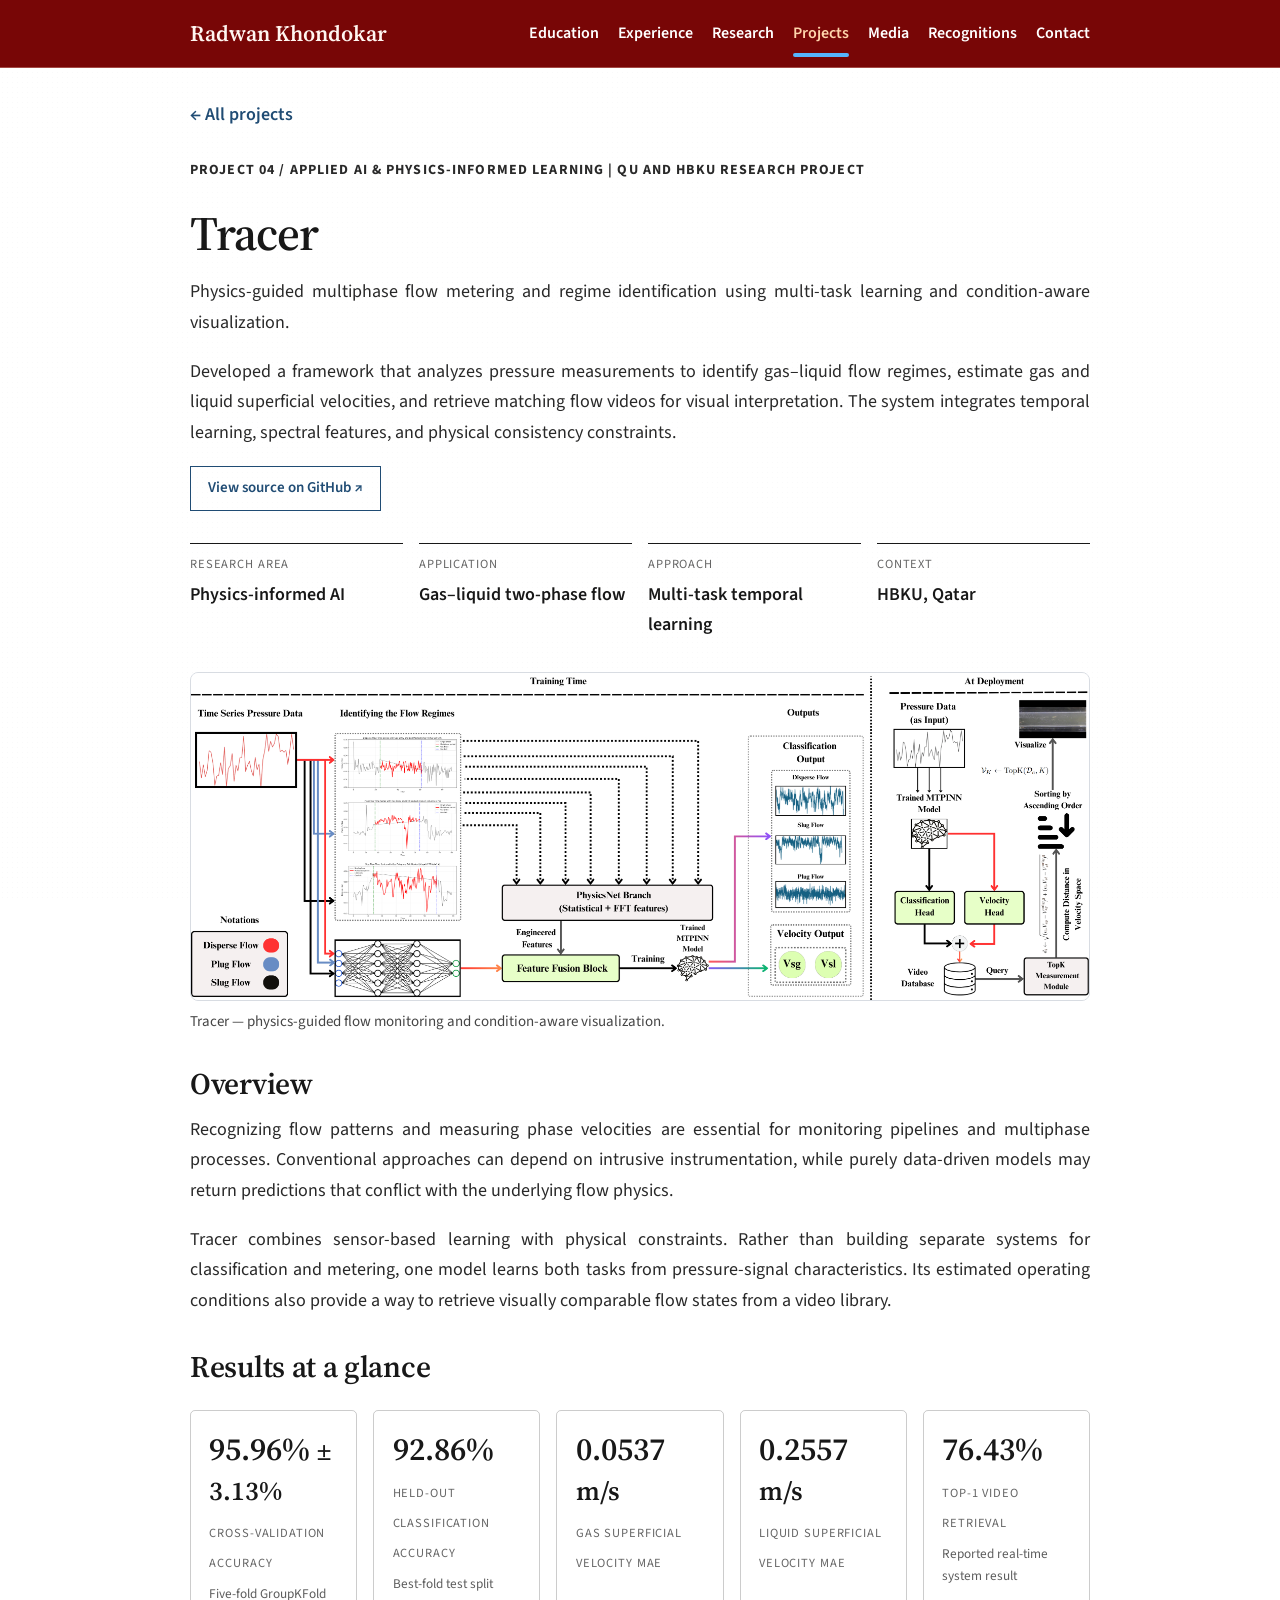
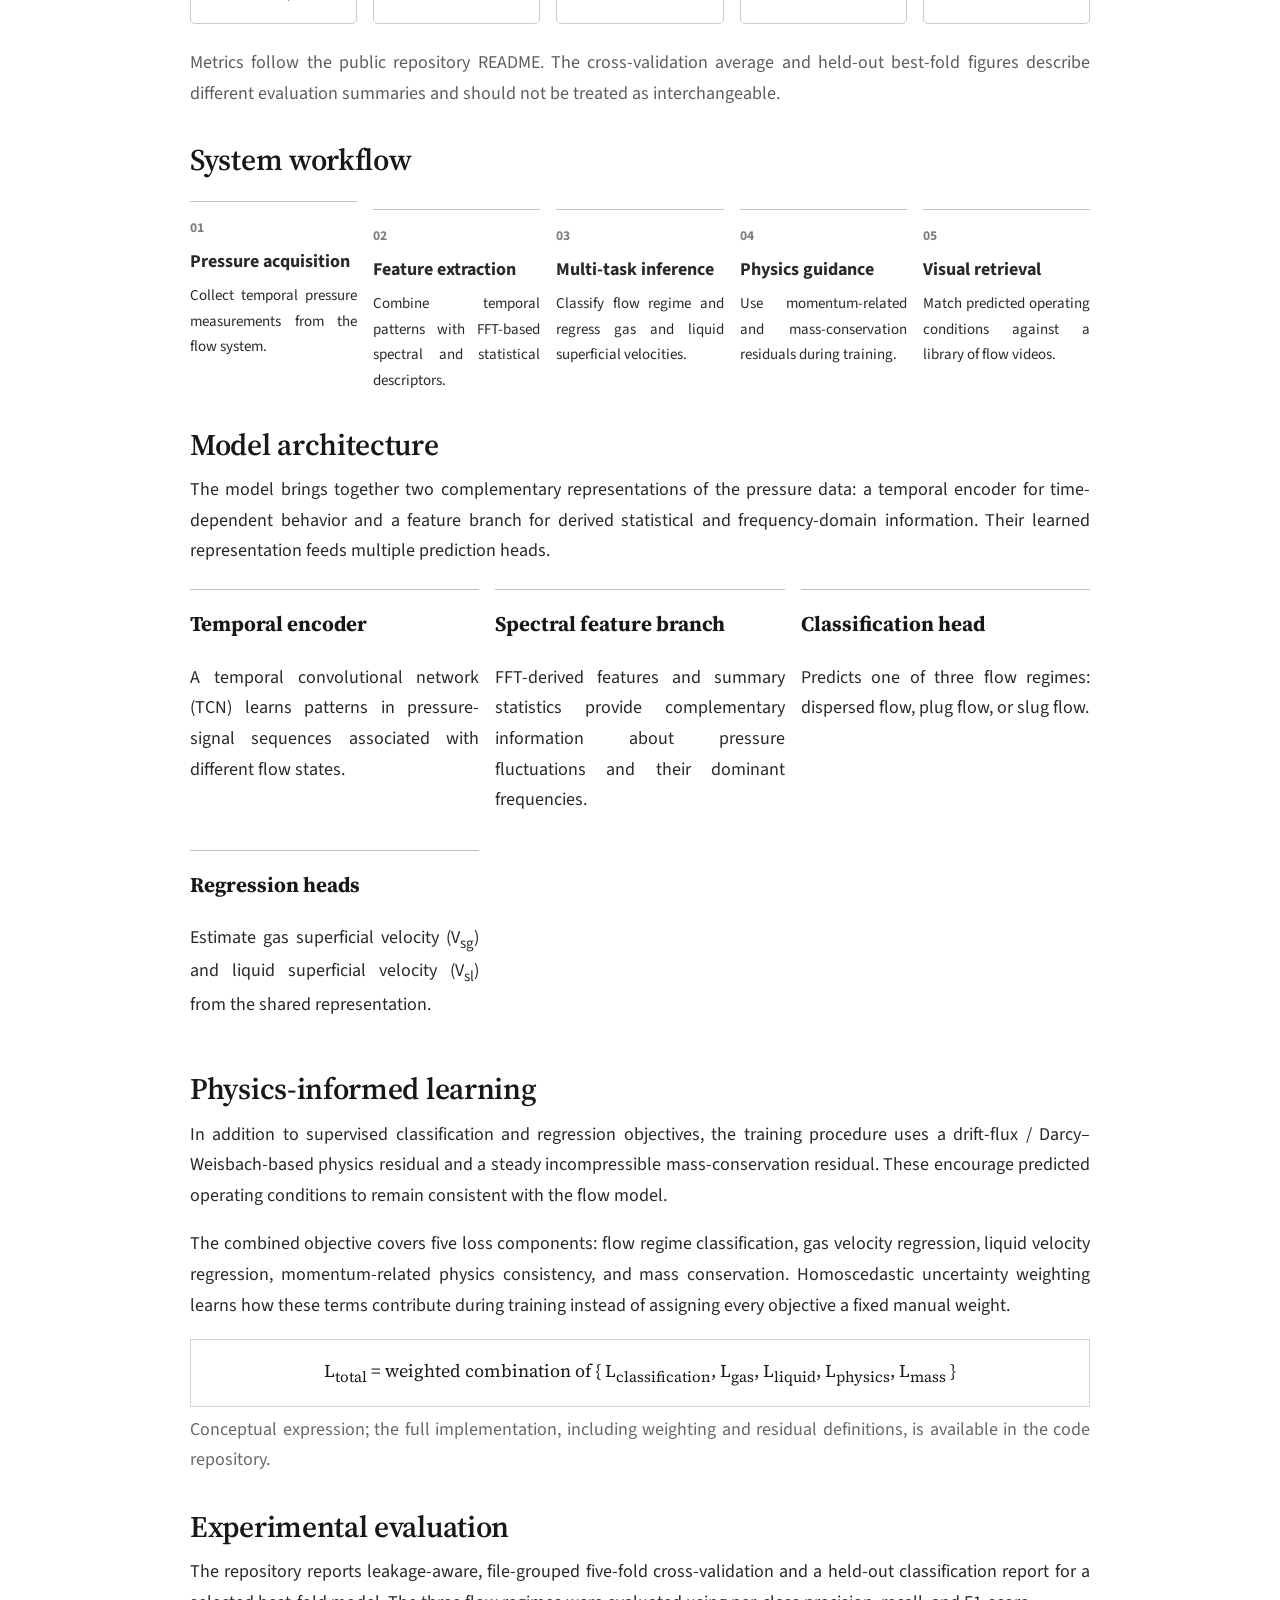
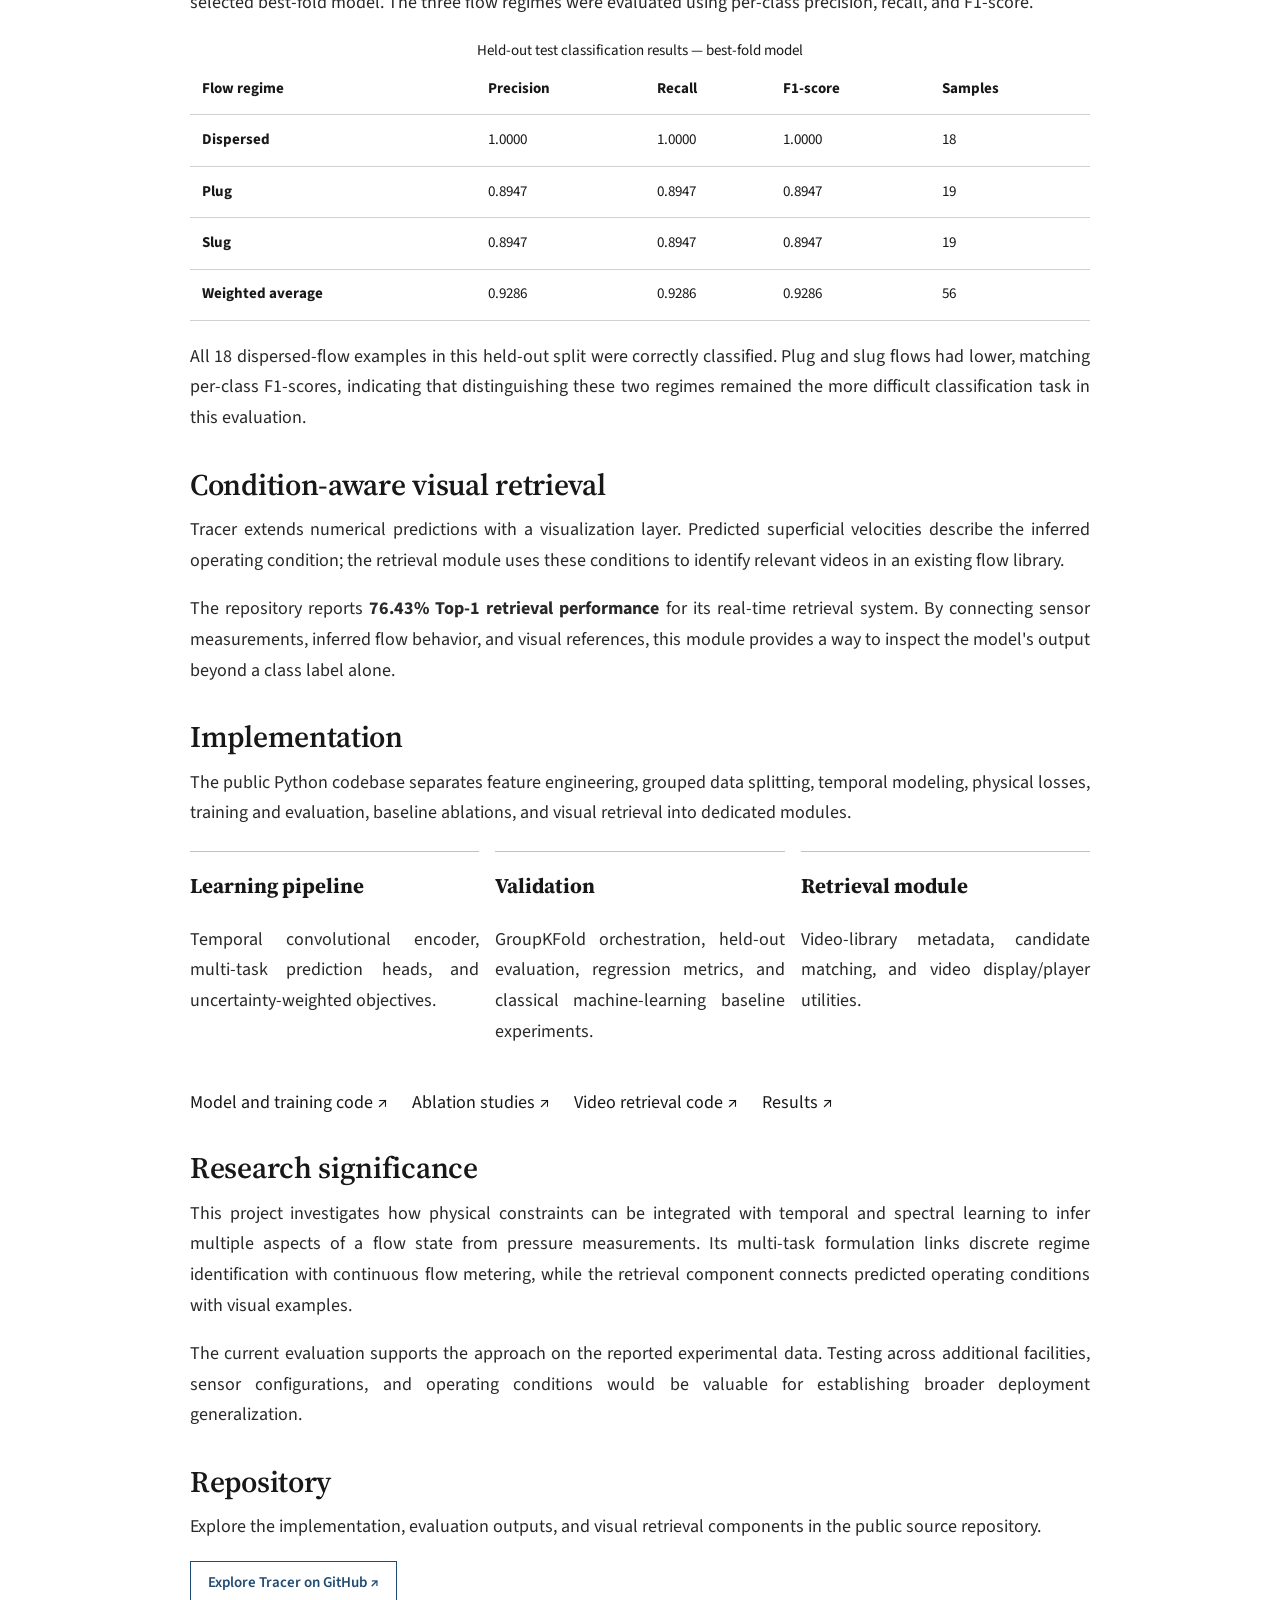
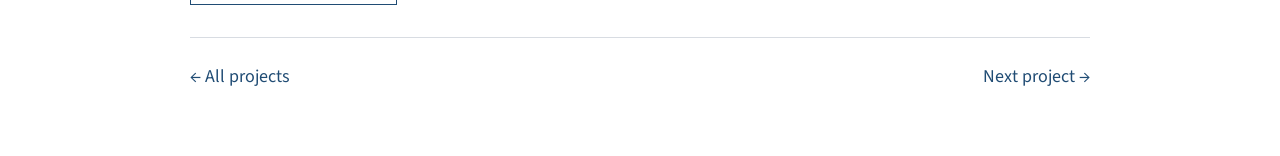
<file: projects/tracer.html>
<!DOCTYPE html>
<html lang="en">
<head>
  <meta charset="UTF-8">
  <meta name="viewport" content="width=device-width, initial-scale=1.0">
  <meta name="theme-color" content="#ffffff">
  <title>Tracer | Khondokar Radwanur Rahman</title>
  <meta name="description" content="Tracer: a physics-guided multi-task neural network for gas-liquid flow regime classification, superficial velocity estimation, and condition-aware video retrieval.">
  <meta property="og:type" content="article">
  <meta property="og:title" content="Tracer — Physics-Guided Multiphase Flow Monitoring">
  <meta property="og:description" content="Multi-task learning, pressure-signal analysis, physics constraints, and condition-aware flow visualization.">
  <meta property="og:image" content="../assets/images/projects/tracer.png">


  <link rel="stylesheet" href="../css/styles.css">
  <link rel="preconnect" href="https://fonts.googleapis.com">
  <link rel="preconnect" href="https://fonts.gstatic.com" crossorigin>
  <link href="https://fonts.googleapis.com/css2?family=Source+Sans+3:ital,wght@0,400;0,500;0,600;0,700;1,400;1,600&amp;family=Source+Serif+4:wght@400;600;700&amp;display=swap" rel="stylesheet">

  <!-- Page-specific additions: existing global CSS continues to control colors and typography. -->
  <style>
    /* Justify long-form prose without affecting headings, navigation, metrics or tables. */
    .project-detail__header > p:not(.eyebrow),
    .project-detail__section > p,
    .tracer-panel > p {
      text-align: justify;
      text-justify: inter-word;
      hyphens: auto;
      overflow-wrap: break-word;
    }
    .tracer-meta, .tracer-metrics, .tracer-grid, .tracer-steps { display: grid; gap: 1rem; }
    .tracer-meta { grid-template-columns: repeat(auto-fit, minmax(145px, 1fr)); margin: 2rem 0; }
    .tracer-meta div { border-top: 1px solid currentColor; padding-top: .65rem; }
    .tracer-meta dt, .tracer-metric__label { font-size: .78rem; letter-spacing: .07em; text-transform: uppercase; opacity: .66; }
    .tracer-meta dd { margin: .35rem 0 0; font-weight: 600; }
    .tracer-metrics { grid-template-columns: repeat(auto-fit, minmax(155px, 1fr)); margin: 1.5rem 0; }
    .tracer-metric { border: 1px solid; border-color: color-mix(in srgb, currentColor 22%, transparent); padding: 1.15rem; border-radius: 5px; }
    .tracer-metric__value { display: block; font-family: 'Source Serif 4', serif; font-size: clamp(1.35rem, 2.6vw, 2rem); line-height: 1.25; font-weight: 600; margin-bottom: .5rem; }
    .tracer-metric__note { display: block; font-size: .83rem; opacity: .7; margin-top: .4rem; }
    .tracer-grid { grid-template-columns: repeat(auto-fit, minmax(245px, 1fr)); margin: 1.4rem 0; }
    .tracer-panel { border-top: 1px solid; border-color: color-mix(in srgb, currentColor 27%, transparent); padding-top: .8rem; }
    .tracer-panel h3 { margin-top: .25rem; }
    .tracer-steps { grid-template-columns: repeat(auto-fit, minmax(155px, 1fr)); list-style: none; padding: 0; margin: 1.4rem 0; counter-reset: process; }
    .tracer-steps li { counter-increment: process; border-top: 1px solid; border-color: color-mix(in srgb, currentColor 28%, transparent); padding-top: .85rem; }
    .tracer-steps li::before { content: '0' counter(process); display: block; font-weight: 700; font-size: .85rem; opacity: .6; margin-bottom: .5rem; }
    .tracer-steps strong { display: block; margin-bottom: .35rem; }
    .tracer-steps span { display: block; font-size: .94rem; }
    .tracer-table-wrap { overflow-x: auto; margin: 1.3rem 0; }
    .tracer-table { width: 100%; border-collapse: collapse; font-size: .94rem; }
    .tracer-table th, .tracer-table td { padding: .8rem .75rem; text-align: left; border-bottom: 1px solid; border-color: color-mix(in srgb, currentColor 20%, transparent); }
    .tracer-table th { font-weight: 700; }
    .tracer-notes { font-size: .9rem; opacity: .75; }
    .tracer-link-list { display: flex; flex-wrap: wrap; gap: .8rem 1.5rem; margin: 1.2rem 0; }
    .tracer-link-list a { text-underline-offset: .2em; }
    .tracer-caption { margin-top: .5rem; font-size: .85rem; opacity: .7; }
    .tracer-equation { overflow-x: auto; padding: 1rem; text-align: center; font-family: 'Source Serif 4', serif; border: 1px solid; border-color: color-mix(in srgb, currentColor 18%, transparent); }
    .tracer-skip { position: absolute; top: -5rem; left: 1rem; background: #fff; color: #000; padding: .75rem; z-index: 1000; }
    .tracer-skip:focus { top: 1rem; }
    @media (max-width: 640px) { .tracer-metrics { grid-template-columns: repeat(2, minmax(0, 1fr)); } .tracer-metric { padding: .8rem; } }
    @media (prefers-reduced-motion: reduce) { html { scroll-behavior: auto; } }
  </style>
</head>
<body id="top">
<a class="tracer-skip" href="#main-content">Skip to content</a>
<header class="siterail">
  <div class="siterail__id">
    <a class="siterail__brand" href="../index.html#top" aria-label="Back to introduction">
      <span class="siterail__brandtext">Radwan Khondokar</span>
    </a>
  </div>
  <nav class="siterail__nav" aria-label="Section navigation">
    <a href="../index.html#education" data-navlink data-index="01" data-label="Education">Education</a>
    <a href="../index.html#experience" data-navlink data-index="02" data-label="Experience">Experience</a>
    <a href="../index.html#research" data-navlink data-index="03" data-label="Research">Research</a>
    <a href="../index.html#projects" data-navlink data-index="06" data-label="Projects">Projects</a>
    <a href="../index.html#media" data-navlink data-index="05" data-label="Media Outreach">Media</a>
    <a href="../index.html#recognitions" data-navlink data-index="08" data-label="Recognitions">Recognitions</a>
    <a href="../index.html#contact" data-navlink data-index="09" data-label="Contact">Contact</a>
  </nav>
  <button class="siterail__toggle" id="navToggle" type="button" aria-label="Toggle navigation" aria-expanded="false">
    <span></span><span></span><span></span>
  </button>
</header>

<main class="project-detail" id="main-content">
  <a class="project-back" href="../index.html#projects">← All projects</a>
  <article>
    <header class="project-detail__header">
      <p class="eyebrow">Project 04 / Applied AI &amp; Physics-Informed Learning | QU and HBKU Research Project</p>
      <h1>Tracer</h1>
      <p>Physics-guided multiphase flow metering and regime identification using multi-task learning and condition-aware visualization.</p>
      <p>Developed a framework that analyzes pressure measurements to identify gas–liquid flow regimes, estimate gas and liquid superficial velocities, and retrieve matching flow videos for visual interpretation. The system integrates temporal learning, spectral features, and physical consistency constraints.</p>
      <a class="button button--secondary" href="https://github.com/rakukanteki/Multiphase-Flow-Regime-Code" target="_blank" rel="noopener noreferrer">View source on GitHub ↗</a>
    </header>

    <dl class="tracer-meta" aria-label="Project details">
      <div><dt>Research area</dt><dd>Physics-informed AI</dd></div>
      <div><dt>Application</dt><dd>Gas–liquid two-phase flow</dd></div>
      <div><dt>Approach</dt><dd>Multi-task temporal learning</dd></div>
      <div><dt>Context</dt><dd>HBKU, Qatar</dd></div>
    </dl>

    <figure class="project-detail__figure">
      <img src="../assets/images/projects/tracer.png" alt="Tracer project overview illustrating physics-guided flow regime monitoring" fetchpriority="high" decoding="async">
      <figcaption>Tracer — physics-guided flow monitoring and condition-aware visualization.</figcaption>
    </figure>

    <section class="project-detail__section" id="overview">
      <h2>Overview</h2>
      <p>Recognizing flow patterns and measuring phase velocities are essential for monitoring pipelines and multiphase processes. Conventional approaches can depend on intrusive instrumentation, while purely data-driven models may return predictions that conflict with the underlying flow physics.</p>
      <p>Tracer combines sensor-based learning with physical constraints. Rather than building separate systems for classification and metering, one model learns both tasks from pressure-signal characteristics. Its estimated operating conditions also provide a way to retrieve visually comparable flow states from a video library.</p>
    </section>

    <section class="project-detail__section" id="results">
      <h2>Results at a glance</h2>
      <div class="tracer-metrics">
        <div class="tracer-metric"><span class="tracer-metric__value">95.96% <small>± 3.13%</small></span><span class="tracer-metric__label">Cross-validation accuracy</span><span class="tracer-metric__note">Five-fold GroupKFold</span></div>
        <div class="tracer-metric"><span class="tracer-metric__value">92.86%</span><span class="tracer-metric__label">Held-out classification accuracy</span><span class="tracer-metric__note">Best-fold test split</span></div>
        <div class="tracer-metric"><span class="tracer-metric__value">0.0537 <small>m/s</small></span><span class="tracer-metric__label">Gas superficial velocity MAE</span></div>
        <div class="tracer-metric"><span class="tracer-metric__value">0.2557 <small>m/s</small></span><span class="tracer-metric__label">Liquid superficial velocity MAE</span></div>
        <div class="tracer-metric"><span class="tracer-metric__value">76.43%</span><span class="tracer-metric__label">Top-1 video retrieval</span><span class="tracer-metric__note">Reported real-time system result</span></div>
      </div>
      <p class="tracer-notes">Metrics follow the public repository README. The cross-validation average and held-out best-fold figures describe different evaluation summaries and should not be treated as interchangeable.</p>
    </section>

    <section class="project-detail__section" id="pipeline">
      <h2>System workflow</h2>
      <ol class="tracer-steps">
        <li><strong>Pressure acquisition</strong><span>Collect temporal pressure measurements from the flow system.</span></li>
        <li><strong>Feature extraction</strong><span>Combine temporal patterns with FFT-based spectral and statistical descriptors.</span></li>
        <li><strong>Multi-task inference</strong><span>Classify flow regime and regress gas and liquid superficial velocities.</span></li>
        <li><strong>Physics guidance</strong><span>Use momentum-related and mass-conservation residuals during training.</span></li>
        <li><strong>Visual retrieval</strong><span>Match predicted operating conditions against a library of flow videos.</span></li>
      </ol>
    </section>

    <section class="project-detail__section" id="architecture">
      <h2>Model architecture</h2>
      <p>The model brings together two complementary representations of the pressure data: a temporal encoder for time-dependent behavior and a feature branch for derived statistical and frequency-domain information. Their learned representation feeds multiple prediction heads.</p>
      <div class="tracer-grid">
        <div class="tracer-panel"><h3>Temporal encoder</h3><p>A temporal convolutional network (TCN) learns patterns in pressure-signal sequences associated with different flow states.</p></div>
        <div class="tracer-panel"><h3>Spectral feature branch</h3><p>FFT-derived features and summary statistics provide complementary information about pressure fluctuations and their dominant frequencies.</p></div>
        <div class="tracer-panel"><h3>Classification head</h3><p>Predicts one of three flow regimes: dispersed flow, plug flow, or slug flow.</p></div>
        <div class="tracer-panel"><h3>Regression heads</h3><p>Estimate gas superficial velocity (V<sub>sg</sub>) and liquid superficial velocity (V<sub>sl</sub>) from the shared representation.</p></div>
      </div>
    </section>

    <section class="project-detail__section" id="physics">
      <h2>Physics-informed learning</h2>
      <p>In addition to supervised classification and regression objectives, the training procedure uses a drift-flux / Darcy–Weisbach-based physics residual and a steady incompressible mass-conservation residual. These encourage predicted operating conditions to remain consistent with the flow model.</p>
      <p>The combined objective covers five loss components: flow regime classification, gas velocity regression, liquid velocity regression, momentum-related physics consistency, and mass conservation. Homoscedastic uncertainty weighting learns how these terms contribute during training instead of assigning every objective a fixed manual weight.</p>
      <div class="tracer-equation" role="img" aria-label="Total loss is the uncertainty-weighted combination of classification, gas velocity, liquid velocity, momentum physics, and mass conservation losses.">
        L<sub>total</sub> = weighted combination of { L<sub>classification</sub>, L<sub>gas</sub>, L<sub>liquid</sub>, L<sub>physics</sub>, L<sub>mass</sub> }
      </div>
      <p class="tracer-caption">Conceptual expression; the full implementation, including weighting and residual definitions, is available in the code repository.</p>
    </section>

    <section class="project-detail__section" id="evaluation">
      <h2>Experimental evaluation</h2>
      <p>The repository reports leakage-aware, file-grouped five-fold cross-validation and a held-out classification report for a selected best-fold model. The three flow regimes were evaluated using per-class precision, recall, and F1-score.</p>
      <div class="tracer-table-wrap">
        <table class="tracer-table">
          <caption>Held-out test classification results — best-fold model</caption>
          <thead><tr><th scope="col">Flow regime</th><th scope="col">Precision</th><th scope="col">Recall</th><th scope="col">F1-score</th><th scope="col">Samples</th></tr></thead>
          <tbody>
            <tr><th scope="row">Dispersed</th><td>1.0000</td><td>1.0000</td><td>1.0000</td><td>18</td></tr>
            <tr><th scope="row">Plug</th><td>0.8947</td><td>0.8947</td><td>0.8947</td><td>19</td></tr>
            <tr><th scope="row">Slug</th><td>0.8947</td><td>0.8947</td><td>0.8947</td><td>19</td></tr>
            <tr><th scope="row">Weighted average</th><td>0.9286</td><td>0.9286</td><td>0.9286</td><td>56</td></tr>
          </tbody>
        </table>
      </div>
      <p>All 18 dispersed-flow examples in this held-out split were correctly classified. Plug and slug flows had lower, matching per-class F1-scores, indicating that distinguishing these two regimes remained the more difficult classification task in this evaluation.</p>
    </section>

    <section class="project-detail__section" id="retrieval">
      <h2>Condition-aware visual retrieval</h2>
      <p>Tracer extends numerical predictions with a visualization layer. Predicted superficial velocities describe the inferred operating condition; the retrieval module uses these conditions to identify relevant videos in an existing flow library.</p>
      <p>The repository reports <strong>76.43% Top-1 retrieval performance</strong> for its real-time retrieval system. By connecting sensor measurements, inferred flow behavior, and visual references, this module provides a way to inspect the model's output beyond a class label alone.</p>
    </section>

    <section class="project-detail__section" id="implementation">
      <h2>Implementation</h2>
      <p>The public Python codebase separates feature engineering, grouped data splitting, temporal modeling, physical losses, training and evaluation, baseline ablations, and visual retrieval into dedicated modules.</p>
      <div class="tracer-grid">
        <div class="tracer-panel"><h3>Learning pipeline</h3><p>Temporal convolutional encoder, multi-task prediction heads, and uncertainty-weighted objectives.</p></div>
        <div class="tracer-panel"><h3>Validation</h3><p>GroupKFold orchestration, held-out evaluation, regression metrics, and classical machine-learning baseline experiments.</p></div>
        <div class="tracer-panel"><h3>Retrieval module</h3><p>Video-library metadata, candidate matching, and video display/player utilities.</p></div>
      </div>
      <div class="tracer-link-list">
        <a href="https://github.com/rakukanteki/Multiphase-Flow-Regime-Code/tree/main/pinn" target="_blank" rel="noopener noreferrer">Model and training code ↗</a>
        <a href="https://github.com/rakukanteki/Multiphase-Flow-Regime-Code/tree/main/ablation" target="_blank" rel="noopener noreferrer">Ablation studies ↗</a>
        <a href="https://github.com/rakukanteki/Multiphase-Flow-Regime-Code/tree/main/retrieval" target="_blank" rel="noopener noreferrer">Video retrieval code ↗</a>
        <a href="https://github.com/rakukanteki/Multiphase-Flow-Regime-Code/tree/main/results" target="_blank" rel="noopener noreferrer">Results ↗</a>
      </div>
    </section>

    <section class="project-detail__section" id="significance">
      <h2>Research significance</h2>
      <p>This project investigates how physical constraints can be integrated with temporal and spectral learning to infer multiple aspects of a flow state from pressure measurements. Its multi-task formulation links discrete regime identification with continuous flow metering, while the retrieval component connects predicted operating conditions with visual examples.</p>
      <p>The current evaluation supports the approach on the reported experimental data. Testing across additional facilities, sensor configurations, and operating conditions would be valuable for establishing broader deployment generalization.</p>
    </section>

    <section class="project-detail__section" id="resources">
      <h2>Repository</h2>
      <p>Explore the implementation, evaluation outputs, and visual retrieval components in the public source repository.</p>
      <a class="button button--secondary" href="https://github.com/rakukanteki/Multiphase-Flow-Regime-Code" target="_blank" rel="noopener noreferrer">Explore Tracer on GitHub ↗</a>
    </section>
  </article>

  <nav class="project-detail__nav" aria-label="Project navigation">
    <a href="../index.html#projects">← All projects</a>
    <a href="agrovision.html">Next project →</a>
  </nav>
</main>
<button class="backtotop" id="backToTop" type="button" aria-label="Back to top">↑</button>
<script src="../js/main.js"></script>
</body>
</html>
</file>
<file: css/styles.css>
:root {
  --paper: #ffffff;
  --paper-deep: #f3f4f6;
  --card: #ffffff;
  --ink: #181818;
  --body: #292929;
  --muted: #454545;
  --blue: #204c74;
  --blue-dark: #173852;
  --gold: #8a6327;
  --rule: #d8dce2;
  --rule-dark: #b6bec8;
  --nav-bg: rgba(120, 6, 6, .96);
  --serif: "Source Serif 4", Georgia, serif;
  --sans: "Source Sans 3", system-ui, sans-serif;
  --meta: "Source Sans 3", system-ui, sans-serif;
  --maxw: 900px;
  color-scheme: light;
  --shadow: 0 18px 50px rgba(30, 39, 52, .08);
}


*, *::before, *::after { box-sizing: border-box; }
html { scroll-behavior: smooth; scroll-padding-top: 76px; }
body { margin: 0; color: var(--ink); background: var(--paper); font-family: var(--sans); font-size: 15px; line-height: 1.6; -webkit-font-smoothing: antialiased; }
body::before { content: ""; position: fixed; inset: 0; pointer-events: none; opacity: .32; background-image: radial-gradient(rgba(23, 36, 59, .09) .55px, transparent .55px); background-size: 5px 5px; z-index: -1; }
a { color: inherit; text-decoration: none; }
img { display: block; max-width: 100%; }
h1, h2, h3, p { margin-top: 0; }
button, input, select, textarea { font-family: inherit; }
h1, h2, h3 { font-family: var(--serif); }
::selection { color: white; background: var(--blue); }
:focus-visible { outline: 2px solid var(--gold); outline-offset: 4px; }
.mono { font-family: var(--meta); letter-spacing: .015em; }
.depth-lines { display: none; }

.siterail { position: sticky; top: 0; z-index: 50; display: flex; align-items: center; justify-content: space-between; min-height: 68px; padding: 0 max(24px, calc((100vw - var(--maxw))/2)); background: var(--nav-bg); border-bottom: 1px solid var(--rule); backdrop-filter: blur(14px); transition: background-color .25s ease, border-color .25s ease; }
.siterail__brand { display: flex; align-items: center; gap: 12px; }
.siterail__monogram { display: grid; place-items: center; width: 34px; height: 34px; color: white; background: var(--ink); font-family: var(--serif); font-size: 14px; letter-spacing: .04em; }
.siterail__brandtext { font-family: var(--serif); font-weight: 600; font-size: 20px; color: rgb(247, 149, 92)}
.siterail__nav { display: flex; align-items: center; gap: 19px; font-family: var(--meta); font-size: 15px; font-weight: 500; }
.siterail__nav a { color: var(--body); transition: color .2s; }
.siterail__nav a:hover, .siterail__nav a.is-active { color: var(--blue); }
.siterail__nav [data-navlink] { position: relative; padding-block: 10px; }
.siterail__nav [data-navlink]::after {
  content: "";
  position: absolute;
  left: 0;
  right: 0;
  bottom: 0;
  height: 4px;
  border-radius: 2px;
  background: #55b5ff;
  transform: scaleX(0);
  transition: transform .2s ease;
}
.siterail__nav [data-navlink].is-active::after { transform: scaleX(1); }
.siterail__nav a.download-cv { padding: 7px 12px; color: white; background: var(--blue); }
.siterail__toggle { display: none; width: 30px; border: 0; background: transparent; padding: 5px; }
.siterail__toggle span { display: block; height: 1px; margin: 5px 0; background: var(--ink); transition: .2s; }

main, .sitefoot { width: min(calc(100% - 48px), var(--maxw)); margin: 0 auto; }
.hero { padding: clamp(70px, 3vw, 128px) 0 56px; }
.hero__intro { display: grid; grid-template-columns: minmax(0, 1fr) 310px; align-items: center; gap: clamp(50px, 9vw, 120px); }
.hero__copy { max-width: 730px; }
.eyebrow { margin-bottom: 24px; color: var(--gold); font-family: var(--meta); font-size: 12px; font-weight: 600; letter-spacing: .15em; text-transform: uppercase; }
.hero__name { margin-bottom: 24px; font-size: clamp(36px, 5vw, 52px); font-weight: 400; letter-spacing: -.045em; line-height: 1.1; }
.hero__role { max-width: 800px; margin-bottom: 16px; color: var(--blue-dark); font-family: var(--serif); font-size: clamp(18px, 2.5vw, 25px); line-height: 1.35; }
.hero__affiliation { max-width: 680px; color: var(--muted); font-size: 14px; }
.hero__domains { display: flex; flex-wrap: wrap; gap: 10px 24px; margin: 0; padding-left: 20px; color: var(--blue-dark); }
.hero__domains li { padding-right: 8px; }
.hero__actions { display: flex; flex-wrap: wrap; gap: 10px; margin-top: 28px; }
.button { display: inline-flex; align-items: center; justify-content: center; padding: 10px 17px; border: 1px solid var(--blue); font-family: var(--meta); font-size: 12px; font-weight: 600; }
.button--primary { color: white; background: var(--blue); }
.button--primary:hover { background: var(--blue-dark); }
.button--secondary { color: var(--blue); }
.button--secondary:hover { background: white; }
.hero__portrait-wrap {
  position: relative;
  margin: 0;
}

.hero__portrait {
  width: 100%;
  aspect-ratio: 4 / 5;
  border-radius: 0;
  object-fit: cover;
  object-position: center 25%;
  filter: saturate(.78) contrast(1.02);
  box-shadow: var(--shadow);
}
.hero__quote {
  max-width: 780px;
  margin: 36px auto 28px;
  padding: 0 16px;
  color: var(--blue-dark);
  font-family: var(--serif);
  font-size: clamp(15px, 1.8vw, 20px);
  font-style: italic;
  line-height: 1.55;
  text-align: center;
  text-wrap: balance;
}
.hero__quote p { margin: 0; }
.hero__meta {
  display: flex;
  flex-wrap: wrap;
  justify-content: center;
  column-gap: 3px;
  row-gap: 12px;
  margin-top: 15px;
  padding: 20px 0;
  border-top: 1px solid var(--rule);
  border-bottom: 1px solid var(--rule);
}
.hero__meta a {
  display: inline-flex;
  align-items: center;
  gap: 7px;
  padding: 0 8px;
  color: var(--body);
  white-space: nowrap;
}
.hero__meta a:hover { color: var(--blue); }
.hero__link-icon { display: inline-grid; place-items: center; width: 15px; height: 15px; }
.publication-more { transform: translateY(10px); }
.hero__link-icon img, .hero__link-icon svg { width: 100%; height: 100%; object-fit: contain; fill: currentColor; filter: grayscale(1); }

.panel { padding: 28px 0; }
.panel__head { display: grid; grid-template-columns: auto 1fr; align-items: center; gap: 18px; margin-bottom: 20px; }
.panel__title { margin: 0; font-size: clamp(22px, 2.4vw, 28px); line-height: 1.25; font-weight: 600; letter-spacing: -.025em; }
.panel__rule { height: 1px; background: var(--rule); }

.edurow { display: grid; grid-template-columns: 150px 1fr; gap: 22px 38px; max-width: 900px; }
.edurow__time, .explog__time { padding-top: 5px; color: var(--gold); font-size: 11px; font-weight: 600; text-transform: uppercase; }
.edurow__body h3, .explog__body h3 { margin-bottom: 3px; font-size: 17px; line-height: 1.4; font-weight: 600; }
.edurow__body p { color: var(--muted); font-size: 12px; }

.explog { display: grid; gap: 0; margin: 0; padding: 0; list-style: none; }
.explog__entry { display: grid; grid-template-columns: 150px minmax(0, 1fr); grid-template-areas: "time body"; gap: 38px; padding: 0 0 34px; margin-bottom: 34px; border-bottom: 1px solid var(--rule); }
.explog__time { grid-area: time; }
.explog__body { grid-area: body; min-width: 0; }
.explog__entry:last-child { margin: 0; border: 0; }
.explog__institution { display: block; }
.explog__institution-title { grid-area: institution; margin: 0 0 22px; color: var(--blue); font-size: 19px; line-height: 1.4; font-weight: 600; }
.explog__entry:has(> .explog__institution-title) { grid-template-areas: "institution institution" "time body"; row-gap: 0; }
.explog__institution .explog__entry:last-child { padding-bottom: 0; }
.explog__body h4 { margin: 0 0 3px; font-family: var(--serif); font-size: 17px; line-height: 1.4; font-weight: 600; }
.explog__org { margin-bottom: 12px; color: var(--blue); font-size: 12px; font-weight: 600; }
.explog__body p:not(.explog__org) { max-width: 850px; margin-bottom: 0; color: var(--body); line-height: 1.8; }
.hero__copy p:not(.eyebrow),
.explog__body p:not(.explog__org),
.projcard__desc,
.reclist__item p,
.education-item__detail,
.media__intro,
.media-card__content p,
.sitefoot__intro > p:last-child,
.project-detail__header p:not(.eyebrow),
.project-detail__section p,
.project-detail__section li {
  text-align: justify;
  text-justify: inter-word;
  hyphens: auto;
}

.pubslider { position: relative; }
.pubslider__controls { display: flex; justify-content: flex-end; gap: 7px; margin: -50px 0 28px; }
.pubslider__button { width: 38px; height: 38px; color: var(--blue); border: 1px solid var(--rule-dark); background: transparent; cursor: pointer; font-size: 17px; }
.pubslider__button:hover { color: white; background: var(--blue); border-color: var(--blue); }
.pubslider__track { display: grid; grid-auto-flow: column; grid-auto-columns: minmax(315px, 380px); gap: 18px; overflow-x: auto; padding: 3px 3px 20px; scroll-snap-type: x mandatory; scrollbar-color: var(--rule-dark) transparent; scrollbar-width: thin; }
.pubcard { display: flex; flex-direction: column; overflow: hidden; background: var(--card); border: 1px solid var(--rule); scroll-snap-align: start; transition: transform .25s, box-shadow .25s; }
.pubcard:hover { transform: translateY(-4px); box-shadow: var(--shadow); }
.pubcard__figure { aspect-ratio: 16/9; overflow: hidden; background: white; border-bottom: 1px solid var(--rule); }
.pubcard__figure img { width: 100%; height: 100%; object-fit: cover; filter: saturate(.8); transition: transform .3s; }
.pubcard:hover img { transform: scale(1.02); }
.pubcard__body { display: flex; flex: 1; flex-direction: column; padding: 23px; }
.pubcard__journal { min-height: 34px; margin-bottom: 13px; color: var(--gold); font-size: 10px; font-weight: 600; line-height: 1.5; text-transform: uppercase; }
.pubcard__content { display: flex; flex: 1; flex-direction: column; }
.pubcard__body h3 { margin-bottom: 20px; font-size: 18px; line-height: 1.42; }
.pubcard__doi { align-self: flex-start; margin-top: auto; color: var(--blue); font-size: 11px; font-weight: 600; text-transform: uppercase; }

.writelist { margin: 0; padding: 0; list-style: none; }
.writelist__row { display: flex; justify-content: space-between; gap: 25px; padding: 18px 0; border-bottom: 1px solid var(--rule); }
.writelist__title { font-family: var(--serif); font-size: 19px; }
.writelist__link { color: var(--blue); font-size: 11px; font-weight: 600; text-transform: uppercase; }

/* Media outreach */
.media__intro { max-width: 720px; margin: -14px 0 38px; color: var(--body); text-align: justify; }
.media__track { display: grid; counter-reset: media-item; margin: 0; border-bottom: 1px solid var(--rule); }
.media-card { display: grid; grid-template-columns: 28px 112px minmax(0, 1fr); gap: 18px; align-items: center; min-width: 0; padding: 20px 0; border-top: 1px solid var(--rule); counter-increment: media-item; }
.media-card::before { content: counter(media-item) "."; align-self: start; padding-top: 4px; color: var(--blue); font-family: var(--meta); font-size: 12px; font-weight: 700; }
.media-card__visual { width: 112px; height: 84px; min-width: 0; object-fit: cover; object-position: center; background: var(--paper-deep); border: 1px solid var(--rule); border-radius: 2px; }
.media-card__content { display: flex; flex-direction: column; align-items: flex-start; min-width: 0; }
.media-card__meta { order: 2; display: flex; gap: 7px; margin-bottom: 6px; color: var(--muted); font-family: var(--meta); font-size: 10px; font-weight: 500; letter-spacing: .02em; }
.media-card__meta span::after { content: " ·"; }
.media-card__content h3 { order: 1; max-width: 900px; margin-bottom: 7px; font-size: 16px; line-height: 1.4; }
.media-card__content p { display: none; }
.media-card__link { order: 3; display: inline-flex; align-items: center; gap: 7px; color: var(--blue); font-family: var(--meta); font-size: 10px; font-weight: 600; letter-spacing: .06em; text-transform: uppercase; }
.media-card__link:hover { color: var(--gold); }

.projgrid { display: grid; grid-template-columns: minmax(0, 1fr); counter-reset: project-item; border-bottom: 1px solid var(--rule); }
.projcard { display: grid; grid-template-columns: 28px 140px minmax(0, 1fr); gap: 18px; align-items: center; min-width: 0; padding: 20px 0; border-top: 1px solid var(--rule); counter-increment: project-item; }
.projcard::before { content: counter(project-item) "."; align-self: start; padding-top: 4px; color: var(--blue); font-family: var(--meta); font-size: 12px; font-weight: 700; }
.projcard__figure { width: 140px; height: 96px; overflow: hidden; background: white; border: 1px solid var(--rule); border-radius: 2px; }
.projcard__figure img { width: 100%; height: 100%; object-fit: cover; filter: saturate(.8); transition: transform .35s; }
.projcard:hover .projcard__figure img { transform: scale(1.03); }
.projcard__content { display: flex; flex-direction: column; align-items: flex-start; min-width: 0; }
.projcard__content h3 { margin-bottom: 6px; font-size: 17px; line-height: 1.4; }
.projcard__desc { width: 100%; max-width: 820px; margin-bottom: 8px; color: var(--body); font-size: 12px; line-height: 1.6; }
.projcard__github { color: var(--blue); font-size: 10px; font-weight: 600; text-transform: uppercase; }

.skillgroups { border-top: 1px solid var(--rule); }
.skillgroup { display: grid; grid-template-columns: 200px 1fr; gap: 30px; padding: 18px 0; border-bottom: 1px solid var(--rule); }
.skillgroup h3 { margin: 0; font-size: 17px; }
.skillgroup p { margin: 0; color: var(--body); }

.recognitions-layout { display: grid; grid-template-columns: minmax(0, 1fr); align-items: start; }
.reclist { display: grid; grid-template-columns: minmax(0, 1fr); gap: 0; margin: 0; padding: 0; list-style: none; }
.reclist__item { min-width: 0; padding: 10px 0; border-bottom: 1px solid var(--rule); }
.reclist__row { display: flex; justify-content: space-between; gap: 15px; }
.reclist__item h3 { margin-bottom: 4px; font-size: 16px; line-height: 1.4; }
.reclist__year { color: var(--gold); font-family: var(--meta); font-size: 10px; font-weight: 600; }
.reclist__item p { margin: 0; color: var(--muted); font-size: 12px; line-height: 1.6; }
/* Contact footer */
.sitefoot { width: 100%; max-width: none; margin-top: 22px; color: #e9edf2; background: #780606; }
.sitefoot__inner, .sitefoot__base { width: min(calc(100% - 48px), var(--maxw)); margin: 0 auto; }
.sitefoot__inner { display: grid; grid-template-columns: minmax(0, 1.1fr) minmax(320px, .8fr); gap: 90px; padding: 64px 0 56px; }
.sitefoot__eyebrow { margin-bottom: 14px; color: #f1c38a; font-family: var(--meta); font-size: 11px; font-weight: 600; letter-spacing: .14em; text-transform: uppercase; }
.sitefoot__intro h2 { margin-bottom: 22px; color: white; font-size: clamp(24px, 3vw, 34px); font-weight: 500; line-height: 1.1; }
.sitefoot__intro > p:last-child { max-width: 640px; color: #f5eded; }
.sitefoot__links { display: flex; flex-direction: column; justify-content: center; }
.sitefoot__links a { display: grid; grid-template-columns: 1fr auto; gap: 4px 20px; padding: 17px 0; border-bottom: 1px solid #3c485a; }
.sitefoot__links a:first-child { border-top: 1px solid #3c485a; }
.sitefoot__links span { color: #f5eded; font-family: var(--meta); font-size: 10px; text-transform: uppercase; }
.sitefoot__links strong { grid-column: 1; font-family: var(--serif); font-size: 15px; font-weight: 500; overflow-wrap: anywhere; }
.sitefoot__links b { grid-column: 2; grid-row: 1 / span 2; align-self: center; color: #f1c38a; font-weight: 400; }
.sitefoot__links a:hover strong { color: #f1c38a; }
.sitefoot__base { display: flex; justify-content: space-between; gap: 25px; padding: 22px 0 28px; color: #f5eded; border-top: 1px solid #3c485a; font-family: var(--meta); font-size: 10px; text-transform: uppercase; }

.backtotop { position: fixed; right: 24px; bottom: 24px; width: 42px; height: 42px; color: white; border: 0; background: var(--blue); opacity: 0; pointer-events: none; transform: translateY(8px); transition: .2s; }
.backtotop.is-visible { opacity: 1; pointer-events: auto; transform: none; }

@media (max-width: 1099px) {
  .siterail { padding: 0 24px; }
  .siterail__nav { display: none; }
  .siterail__nav.is-open { position: fixed; top: 68px; left: 0; right: 0; display: flex; flex-direction: column; align-items: flex-start; gap: 14px; padding: 24px; background: var(--paper); border-bottom: 1px solid var(--rule); box-shadow: var(--shadow); }
  .siterail__toggle { display: block; cursor: pointer; }
  .siterail__toggle[aria-expanded="true"] span:nth-child(1) { transform: translateY(6px) rotate(45deg); }
  .siterail__toggle[aria-expanded="true"] span:nth-child(2) { opacity: 0; }
  .siterail__toggle[aria-expanded="true"] span:nth-child(3) { transform: translateY(-6px) rotate(-45deg); }
  .recognitions-layout { grid-template-columns: 1fr; }
  .sitefoot__inner { grid-template-columns: 1fr; gap: 45px; }
}

@media (max-width: 700px) {
  main { width: min(calc(100% - 32px), var(--maxw)); }
  .siterail__brandtext { display: none; }
  .hero { padding: 58px 0 40px; }
  .hero__intro { grid-template-columns: 1fr; gap: 50px; }
  .hero__portrait-wrap { width: min(78vw, 310px); }
  .hero__meta { margin-top: 45px; }
  .panel { padding: 22px 0; }
  .edurow, .explog__entry, .skillgroup { grid-template-columns: 1fr; gap: 7px; }
  .edurow { gap: 7px; }
  .edurow__body { margin-bottom: 23px; }
  .explog__entry { grid-template-areas: "time" "body"; gap: 5px; }
  .explog__entry:has(> .explog__institution-title) { grid-template-areas: "institution" "time" "body"; row-gap: 5px; }
  .pubslider__controls { margin: 0 0 15px; }
  .pubslider__track { grid-auto-columns: min(86vw, 350px); }
  .projcard { grid-template-columns: 22px 88px minmax(0, 1fr); gap: 12px; padding: 16px 0; align-items: start; }
  .projcard__figure { width: 88px; height: 68px; }
  .projcard__content h3 { font-size: 14px; }
  .projcard__desc { font-size: 11px; line-height: 1.55; }
  .reclist { grid-template-columns: 1fr; grid-template-rows: none; grid-auto-flow: row; }
  .media-card { grid-template-columns: 22px 88px minmax(0, 1fr); gap: 12px; padding: 16px 0; }
  .media-card__visual { width: 88px; height: 68px; }
  .media-card__content h3 { font-size: 14px; }
  .writelist__row { align-items: flex-start; }
  .sitefoot__inner, .sitefoot__base { width: calc(100% - 32px); }
  .sitefoot__inner { padding: 48px 0 40px; }
  .sitefoot__base { flex-direction: column; gap: 8px; }
}

@media (prefers-reduced-motion: reduce) {
  html { scroll-behavior: auto; }
  *, *::before, *::after { scroll-behavior: auto !important; transition: none !important; }
}

/* Education — compact academic record */

.education-list { border-bottom: 1px solid var(--rule); }

.education-item {
  position: relative;
  padding: 23px 8px 20px 0;
  border-bottom: 1px dotted var(--rule-dark);
  transition: padding .22s ease, background-color .22s ease;
}

.education-item:last-child { border-bottom: 0; }

.education-item::before {
  content: "";
  position: absolute;
  top: 17px;
  bottom: 17px;
  left: 0;
  width: 2px;
  background: var(--blue);
  transform: scaleY(0);
  transform-origin: center;
  transition: transform .22s ease;
}

.education-item:hover {
  padding-left: 16px;
  background: color-mix(in srgb, var(--blue) 6%, transparent);
}

.education-item:hover::before { transform: scaleY(1); }

.education-item__top {
  display: flex;
  align-items: baseline;
  justify-content: space-between;
  gap: 24px;
  margin-bottom: 4px;
}

.education-item__top h3 {
  margin: 0;
  color: var(--ink);
  font-family: var(--sans);
  font-size: 18px;
  font-weight: 600;
  line-height: 1.35;
}

.education-item__top h3 span { color: var(--muted); font-weight: 500; }

.education-item__top time {
  flex: 0 0 auto;
  color: var(--muted);
  font-size: 13px;
  font-style: italic;
  white-space: nowrap;
}

.education-item__degree {
  margin: 0 0 3px;
  color: var(--ink);
  font-size: 14px;
  font-style: italic;
  font-weight: 600;
  line-height: 1.55;
}

.education-item__detail {
  margin: 0;
  color: var(--muted);
  font-size: 13px;
  line-height: 1.55;
}

.education-item__detail span { color: var(--body); }

@media (max-width: 700px) {

  .education-item { padding-block: 20px 18px; }
  .education-item__top { display: grid; gap: 3px; }
  .education-item__top time { grid-row: 2; font-size: 12px; }
  .education-item:hover { padding-left: 10px; }
}

/* Publications — profile overview and indexed list */

.publication-overview {
  display: grid;
  grid-template-columns: minmax(0, 1fr) minmax(340px, .9fr);
  gap: clamp(28px, 5vw, 64px);
  align-items: stretch;
  padding: 0 0 28px;
  border-bottom: 1px solid var(--rule);
}

.publication-stats {
  display: grid;
  align-content: center;
  gap: 10px;
  margin: 0;
}

.publication-stat {
  display: grid;
  grid-template-columns: 118px minmax(0, 1fr);
  align-items: baseline;
  gap: 12px;
}

.publication-stat dt {
  display: grid;
  align-items: center;
  justify-items: center;
  width: 120px;
  min-height: 28px;
  padding: 4px 8px;
  color: white;
  background: var(--blue-dark);
  border-radius: 2px;
  font-family: var(--meta);
  font-size: 14px;
  font-weight: 600;
  line-height: 1.2;
}


.publication-stat dd {
  margin: 0;
  color: var(--body);
  font-size: 14px;
  line-height: 1.55;
}

.publication-stat dd strong { color: var(--blue); font-weight: 600; }

.publication-profile {
  position: relative;
  display: grid;
  align-content: center;
  min-height: 215px;
  padding: 12px 20px 22px;
  overflow: hidden;
  background:
    linear-gradient(90deg, transparent 0 84%, rgba(96, 215, 203, .025) 84% 84.5%, transparent 84.5%),
    linear-gradient(0deg, transparent 0 63%, rgba(96, 215, 203, .025) 63% 63.5%, transparent 63.5%),
    radial-gradient(circle at 82% 16%, rgba(90, 218, 205, .045), transparent 35%),
    var(--card);
  border: 1px solid #244347;
  border-radius: 11px;
  box-shadow: inset 0 1px 0 rgba(127, 232, 220, .035);
}

.publication-profile::before {
  content: "";
  position: absolute;
  top: 0;
  left: 33%;
  right: 33%;
  height: 1px;
  background: linear-gradient(90deg, transparent, #6ad8ce, transparent);
  box-shadow: 0 0 8px rgba(106, 216, 206, .28);
}

.publication-profile::after {
  content: "";
  position: absolute;
  inset: 0;
  background-image: radial-gradient(rgba(103, 216, 205, .12) .5px, transparent .6px);
  background-size: 34px 34px;
  opacity: .22;
  pointer-events: none;
}

.publication-profile__label {
  position: relative;
  z-index: 1;
  margin-bottom: 16px;
  color: #75d9cf;
  font-size: 11px;
  font-weight: 700;
  letter-spacing: .07em;
  text-align: center;
  text-transform: uppercase;
}

.publication-profile__content {
  position: relative;
  z-index: 1;
  display: flex;
  align-items: center;
  justify-content: center;
  gap: clamp(28px, 4vw, 40px);
}

.publication-donut {
  position: relative;
  display: grid;
  flex: 0 0 auto;
  place-items: center;
  width: 130px;
  height: 130px;
  border-radius: 50%;
  background: conic-gradient(from 0deg, #0080ff 0 67%, #ff8433 67% 100%);
  box-shadow: 0 0 16px rgba(82, 213, 245, .12);
  transition: transform .24s ease, filter .24s ease;
}

.publication-donut:hover {
  transform: scale(1.035);
  filter: saturate(1.08) brightness(1.05);
}

.publication-donut::before {
  content: "";
  position: absolute;
  inset: 20px;
  border-radius: inherit;
  background: var(--paper-deep);
  box-shadow: inset 0 0 0 1px rgba(117, 217, 207, .06);
}

.publication-donut span {
  position: relative;
  display: grid;
  color: #f0f6f5;
  font-family: var(--serif);
  font-size: 26px;
  line-height: .8;
  text-align: center;
}

.publication-donut small {
  color: #c1d2d0;
  font-family: var(--meta);
  font-size: 8px;
  font-weight: 600;
  letter-spacing: .12em;
  text-transform: uppercase;
}

.publication-donut__value {
  position: absolute;
  z-index: 2;
  padding: 0;
  color: #0c1716;
  font-family: var(--meta);
  font-size: 9px;
  font-style: italic;
  font-weight: 700;
  line-height: 1;
  letter-spacing: 0;
}

.publication-legend { display: grid; gap: 12px; }
.publication-legend p {
  display: grid;
  grid-template-columns: 9px 1fr;
  gap: 2px 8px;
  margin: 0;
  padding: 0;
  color: #e3eceb;
  background: transparent;
  border: 0;
  font-size: 12px;
}
.publication-legend p:hover { transform: none; }
.publication-legend p strong { grid-column: 2; color: #f56200; font-family: var(--meta); font-size: 15px; font-style: italic; }
.publication-legend p:last-child strong { color: #6bdcff; }
.publication-legend__dot { align-self: center; width: 8px; height: 8px; border-radius: 50%; }
.publication-legend__dot--accepted { background: #ff671a; box-shadow: 0 0 8px rgba(255, 111, 15, 0.68); }
.publication-legend__dot--review { background: #52d5f5; box-shadow: 0 0 8px rgba(82, 213, 245, .72); }

.publication-filters { margin-bottom: 20px; }
.publication-toolbar { display: grid; grid-template-columns: 2fr repeat(3, minmax(0, 1fr)); gap: 12px; }
.publication-toolbar label { display: grid; gap: 8px; min-width: 0; color: var(--body); font-size: 11px; line-height: 1.5; }
.publication-toolbar input, .publication-toolbar select { width: 100%; min-width: 0; min-height: 44px; padding: 10px; border: 1px solid var(--rule-dark); border-radius: 4px; background: var(--card); color: var(--ink); font: inherit; font-size: 12px; }
.publication-results button, .publication-empty button { min-height: 40px; padding: 8px 12px; border: 1px solid var(--rule-dark); border-radius: 4px; background: var(--card); color: var(--ink); font: inherit; font-size: 11px; line-height: 1.5; cursor: pointer; }
.publication-results { margin-top: 16px; display: flex; align-items: center; justify-content: space-between; gap: 12px; color: var(--body); font-size: 12px; line-height: 1.5; }
.publication-empty { padding: 32px 16px; text-align: center; border: 1px dashed var(--rule-dark); line-height: 1.6; }
.publication-empty h3 { margin-bottom: 8px; }
.publication-empty p { color: var(--body); font-size: 13px; }
#research [hidden] { display: none !important; }
@media (max-width: 700px) {
  .publication-toolbar { grid-template-columns: repeat(2, minmax(0, 1fr)); }
  .publication-search { grid-column: 1 / -1; }
}
@media (max-width: 400px) {
  .publication-toolbar { grid-template-columns: minmax(0, 1fr); }
}

#research .pubslider { margin-top: 0; }
#research .pubslider__controls { display: none; }
#research .pubslider__track {
  display: grid;
  grid-auto-flow: row;
  grid-auto-columns: initial;
  gap: 0;
  overflow: visible;
  padding: 0;
  counter-reset: publication;
  scroll-snap-type: none;
}

#research .pubcard {
  counter-increment: publication;
  display: grid;
  grid-template-columns: 28px 96px minmax(0, 1fr);
  align-items: start;
  gap: 14px;
  padding: 16px 8px 16px 0;
  overflow: visible;
  background: transparent;
  border: 0;
  border-bottom: 1px solid var(--rule);
  scroll-snap-align: none;
  transition: background-color .2s ease;
}

#research .pubcard::before {
  content: counter(publication) ".";
  padding-top: 3px;
  color: var(--blue);
  font-family: var(--meta);
  font-size: 13px;
  font-weight: 600;
}

#research .pubcard:hover {
  background: color-mix(in srgb, var(--blue) 5%, transparent);
  box-shadow: none;
  transform: none;
}

#research .pubcard__frame { min-width: 0; }
#research .pubcard__figure {
  width: 96px;
  aspect-ratio: 4 / 3;
  background: white;
  border: 1px solid var(--rule-dark);
  border-radius: 3px;
}

#research .pubcard__figure img { filter: none; }
#research .pubcard:hover img { transform: scale(1.03); }

#research .pubcard__body {
  display: flex;
  min-width: 0;
  padding: 0;
}

#research .pubcard__content { display: contents; }

#research .pubcard__body h3 {
  order: 1;
  margin: 0 0 6px;
  color: var(--ink);
  font-family: var(--sans);
  font-size: 15px;
  font-weight: 600;
  line-height: 1.42;
  text-align: justify;
  text-wrap: wrap;
  hyphens: auto;
  overflow-wrap: break-word;
}

#research .pubcard__journal {
  order: 2;
  min-height: 0;
  margin: 0 0 5px;
  color: var(--muted);
  font-family: var(--sans);
  font-size: 12px;
  font-weight: 500;
  line-height: 1.45;
  text-align: justify;
  text-transform: none;
}

#research .pubcard__doi {
  order: 3;
  align-self: flex-start;
  margin: 0;
  color: var(--blue);
  font-size: 12px;
  font-weight: 600;
  letter-spacing: .04em;
}

#research .pubcard__doi:hover { color: var(--gold); }

.publication-more {
  display: flex;
  align-items: center;
  justify-content: flex-end;
  gap: 6px;
  margin: 20px 0 0;
  color: var(--muted);
  font-size: 13px;
  transform: none;
}

.publication-more a {
  display: inline-flex;
  align-items: center;
  gap: 7px;
  padding: 7px 11px;
  color: var(--blue);
  border: 1px solid var(--rule-dark);
  font-weight: 600;
  transition: color .2s ease, background-color .2s ease, border-color .2s ease, transform .2s ease;
}

.publication-more a:hover {
  color: white;
  background: var(--blue);
  border-color: var(--blue);
  transform: translateY(-2px);
}

.publication-more a span { transition: transform .2s ease; }
.publication-more a:hover span { transform: translate(2px, -2px); }

@media (max-width: 850px) {
  .publication-overview { grid-template-columns: 1fr; gap: 24px; }
  .publication-profile { min-height: 0; }
}

@media (max-width: 560px) {

  .publication-stat { grid-template-columns: 104px minmax(0, 1fr); gap: 9px; }
  .publication-stat dt { width: 104px; }
  .publication-profile { padding: 18px 14px; }
  .publication-profile__content { gap: 18px; }
  .publication-donut { width: 94px; height: 94px; }
  .publication-donut::before { inset: 18px; }
  .publication-donut__value { font-size: 7px; }
  .publication-donut__value--accepted { right: 1px; bottom: 17px; }
  .publication-donut__value--review { left: 1px; top: 18px; }
  .publication-legend p { font-size: 11px; }
  .publication-more { align-items: flex-end; flex-direction: column; }
  #research .pubcard { grid-template-columns: 22px 76px minmax(0, 1fr); gap: 10px; padding-block: 17px; }
  #research .pubcard__figure { width: 76px; }
}

/* Project navigation and detail pages */
.projcard { position: relative; border-radius: 4px; transition: background-color .2s; }
.projcard:hover, .projcard:focus-within { background: var(--paper-deep); }
.projcard__title-link::after { content: ""; position: absolute; inset: 0; }
.projcard__github { position: relative; z-index: 1; padding-block: 6px; }
.projcard__hint { margin-top: 8px; color: var(--blue); font-size: 12px; font-weight: 600; }
.project-detail { padding-block: 32px 64px; }
.project-back { display: inline-block; margin-bottom: 28px; color: var(--blue); font-weight: 600; }
.project-detail__header { max-width: none; margin-bottom: 28px; }
.project-detail__header h1 { margin-bottom: 16px; font-size: clamp(28px, 4vw, 40px); line-height: 1.2; letter-spacing: -.025em; }
.project-detail__header p { color: var(--body); line-height: 1.75; }
.project-detail__figure { margin: 0 0 32px; }
.project-detail__figure img { width: 100%; max-height: 560px; object-fit: contain; background: var(--paper-deep); border: 1px solid var(--rule); border-radius: 8px; }
.project-detail__figure figcaption { margin-top: 10px; color: var(--muted); font-size: 13px; }
.project-detail__section { width: 100%; max-width: none; margin-block: 32px; }
.project-detail__section h2 { font-size: 22px; line-height: 1.3; margin-bottom: 12px; }
.project-detail__section p, .project-detail__section li { color: var(--body); line-height: 1.8; }
.project-detail__section li + li { margin-top: 8px; }
.project-detail__nav { display: flex; flex-wrap: wrap; justify-content: space-between; gap: 16px; padding-top: 24px; border-top: 1px solid var(--rule); color: var(--blue); }
.button--secondary:hover { background: var(--paper-deep); }

/* Blood-red navigation and footer over a white page. */
.siterail {
  --ink: #fff5f0;
  --body: #ffffff;
  --blue: #ffd5ac;
  --paper-deep: #650505;
  --rule: #a34a45;
  --rule-dark: #be7067;
  background: #780606;
}
.siterail__nav.is-open { background: #780606; }
.siterail__brandtext { color: #fff5f0; }
.siterail__nav a.download-cv { color: #780606; }
.sitefoot { background: #780606; border-top: 1px solid #a34a45; }
.publication-profile { background: #091112; }
.publication-donut::before { background: #101a19; }

/* Stanford-inspired typography: Source Serif headlines, Source Sans reading text.
   Compact responsive scale adapted for this portfolio's 900px content width. */
:root {
  --type-display: clamp(36px, 5vw, 48px);
  --type-section: clamp(26px, 3vw, 30px);
  --type-subtitle: clamp(19px, 2vw, 22px);
  --type-body: 18px;
  --type-small: 15px;
  --type-label: 14px;
}
body { font-size: var(--type-body); line-height: 1.65; }
h1, h2, h3, h4 { text-wrap: pretty; }
.hero__name, .project-detail__header h1 {
  font-family: var(--serif);
  font-size: var(--type-display);
  font-weight: 600;
  letter-spacing: -.02em;
  line-height: 1.15;
}
.panel__title, .project-detail__section h2, .sitefoot__intro h2 {
  font-family: var(--serif);
  font-size: var(--type-section);
  font-weight: 600;
  letter-spacing: -.01em;
  line-height: 1.25;
}
.hero__role { font-family: var(--sans); font-size: var(--type-subtitle); font-weight: 400; line-height: 1.45; }
.siterail__brandtext { font-family: var(--serif); font-size: 22px; font-weight: 600; }
.siterail__nav { font-size: 16px; font-weight: 600; }
.explog__institution-title, .education-item__top h3 {
  font-family: var(--sans); font-size: var(--type-subtitle); font-weight: 700; line-height: 1.35;
}
.explog__body h3, .explog__body h4, .projcard__content h3,
.media-card__content h3, .reclist__item h3,
.skillgroup h3, .writelist__title {
  font-family: var(--sans); font-size: 18px; font-weight: 700; line-height: 1.4; letter-spacing: normal;
}
.explog__body p:not(.explog__org), .project-detail__header p:not(.eyebrow),
.project-detail__section p, .project-detail__section li { font-size: var(--type-body); line-height: 1.7; }
.projcard__desc, .reclist__item p, .education-item__degree, .education-item__detail,
.hero__affiliation, .edurow__body p, .publication-stat dd { font-size: 16px; line-height: 1.6; }
.education-item__degree, .education-item__top time { font-style: normal; }
.edurow__time, .explog__time, .education-item__top time, .explog__org,
.media-card__meta, .reclist__year,
.publication-toolbar label, .publication-results, .publication-more,
.sitefoot__links span, .sitefoot__base { font-size: var(--type-label); line-height: 1.5; }
.eyebrow, .sitefoot__eyebrow { font-size: var(--type-label); font-weight: 700; letter-spacing: .08em; }
.button, .projcard__github, .projcard__hint, .media-card__link,
.writelist__link, .publication-results button,
.publication-empty button, .project-detail__figure figcaption { font-size: var(--type-small); line-height: 1.5; }
.projcard__github, .media-card__link, #research .pubcard__doi, .writelist__link { text-transform: none; letter-spacing: normal; }
.publication-toolbar input, .publication-toolbar select { font-size: 16px; }
.sitefoot__links strong { font-family: var(--sans); font-size: 18px; font-weight: 600; }
@media (max-width: 700px) {
  :root { --type-body: 16px; }
  .hero__intro { gap: 32px; }
}

/* Original technical-report figures: preserve proportions and small-source clarity. */
.project-detail__figure--technical { margin-top: 24px; }
.project-detail__figure--technical a { display: block; padding: 20px; background: white; border: 1px solid var(--rule); border-radius: 8px; }
.project-detail__figure--technical img { width: auto; max-width: 100%; height: auto; max-height: none; margin-inline: auto; background: white; border: 0; border-radius: 0; }
.project-detail__source { max-width: 70ch; padding-top: 20px; border-top: 1px solid var(--rule); color: var(--muted); font-size: var(--type-small); line-height: 1.6; }

/* Alternating illustrated sections on the Hangor 1.0 page. */
.project-detail__feature {
  display: grid;
  grid-template-columns: minmax(0, 1.15fr) minmax(0, 1fr);
  grid-template-areas: "copy figure";
  align-items: center;
  gap: 32px;
  max-width: none;
  margin-block: 40px;
}
.project-detail__feature--reverse {
  grid-template-columns: minmax(0, 1fr) minmax(0, 1.15fr);
  grid-template-areas: "figure copy";
}
.project-detail__copy { grid-area: copy; min-width: 0; }
.project-detail__copy p:last-child { margin-bottom: 0; }
.project-detail__feature > figure { grid-area: figure; min-width: 0; margin: 0; }
@media (max-width: 760px) {
  .project-detail__feature, .project-detail__feature--reverse {
    grid-template-columns: minmax(0, 1fr);
    grid-template-areas: "copy" "figure";
    gap: 20px;
    margin-block: 32px;
  }
}

/* Multiple related figures share the image side of an alternating section. */
.project-detail__visuals { grid-area: figure; display: grid; gap: 24px; min-width: 0; }
.project-detail__visuals > figure { margin: 0; }
</file>
